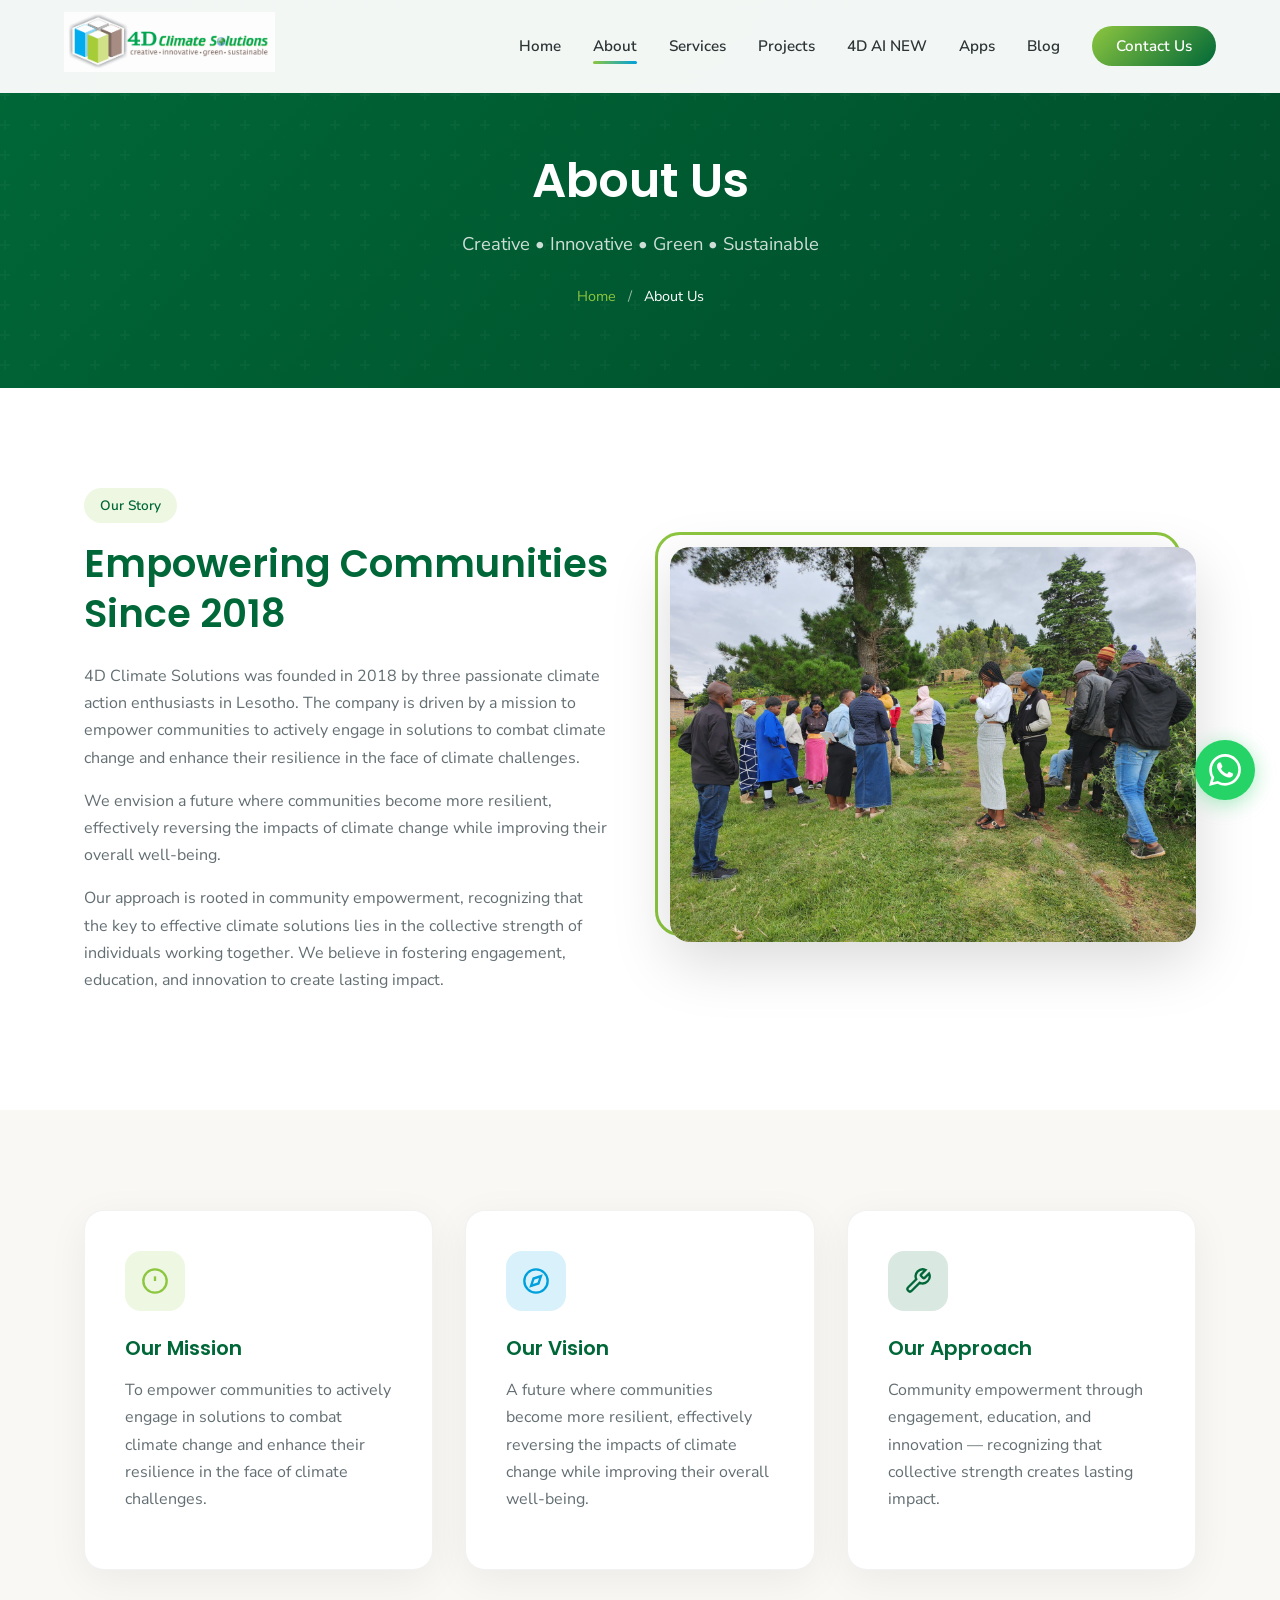
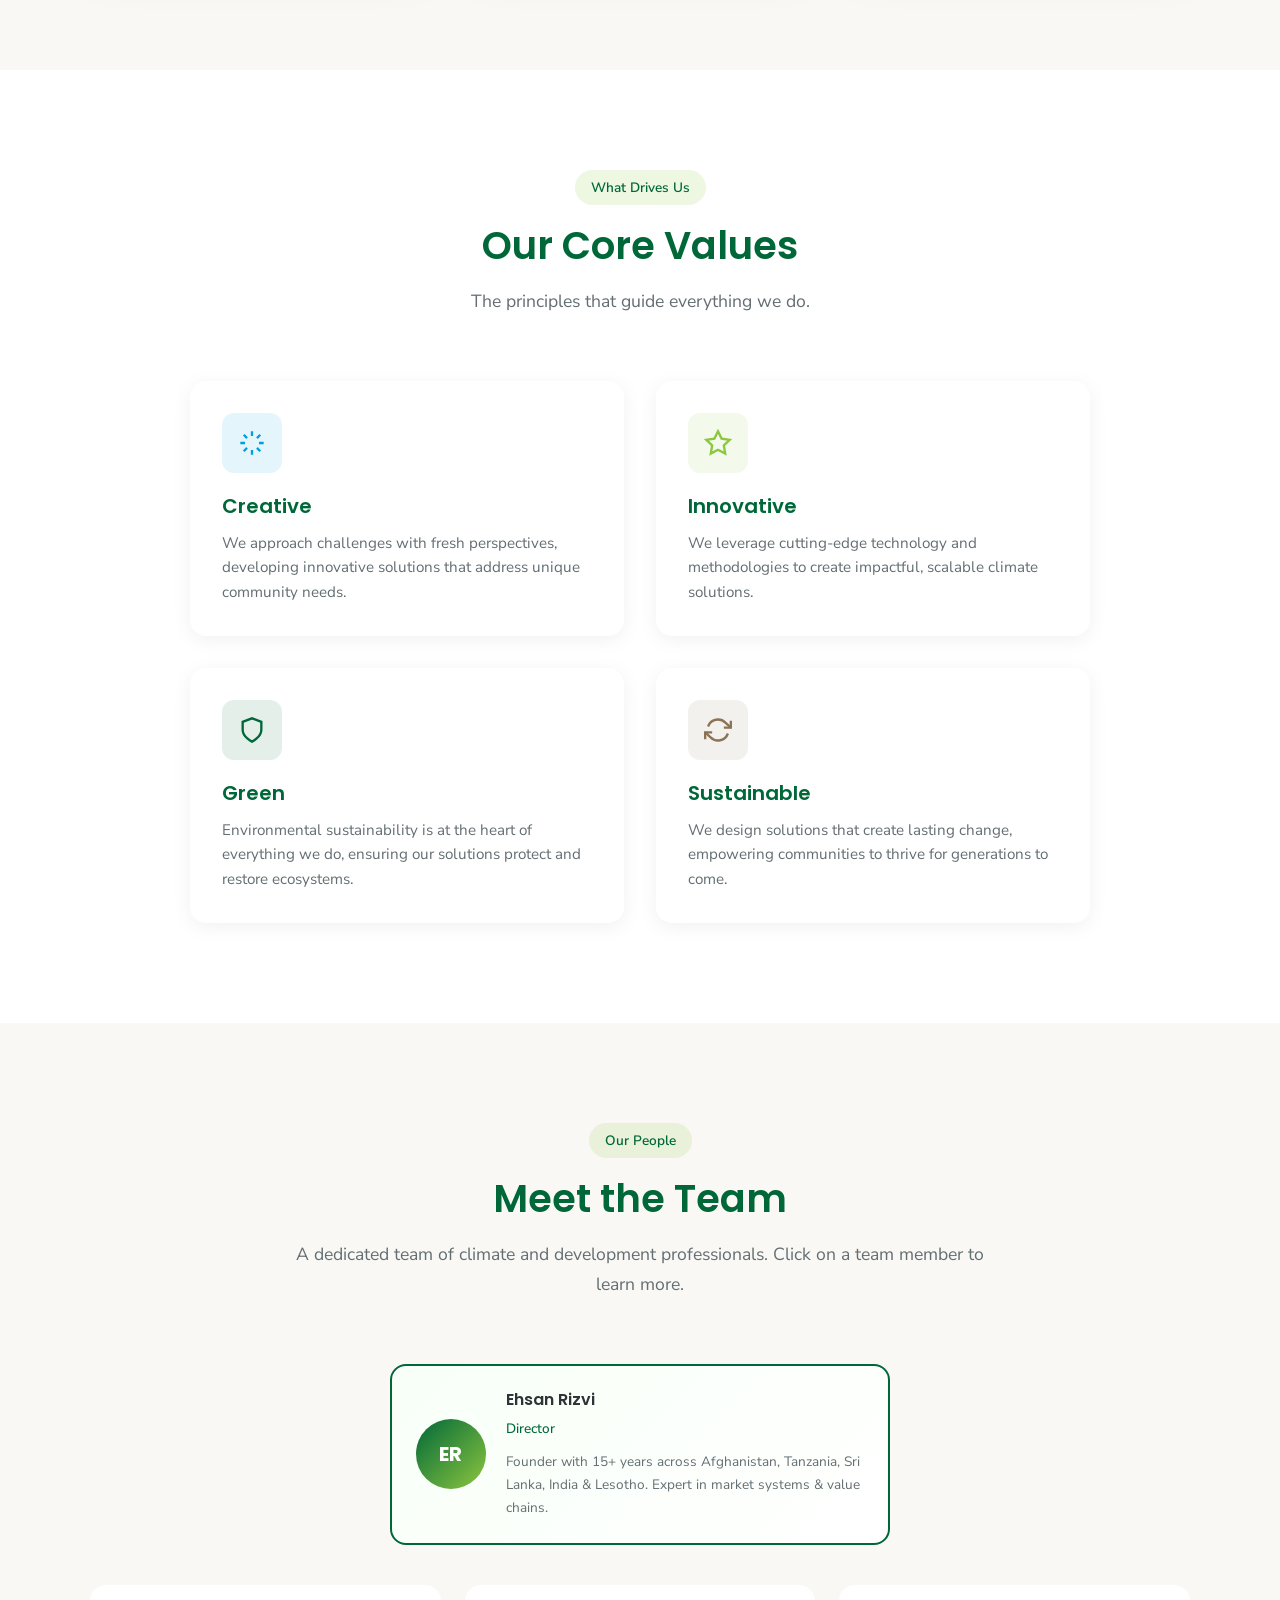
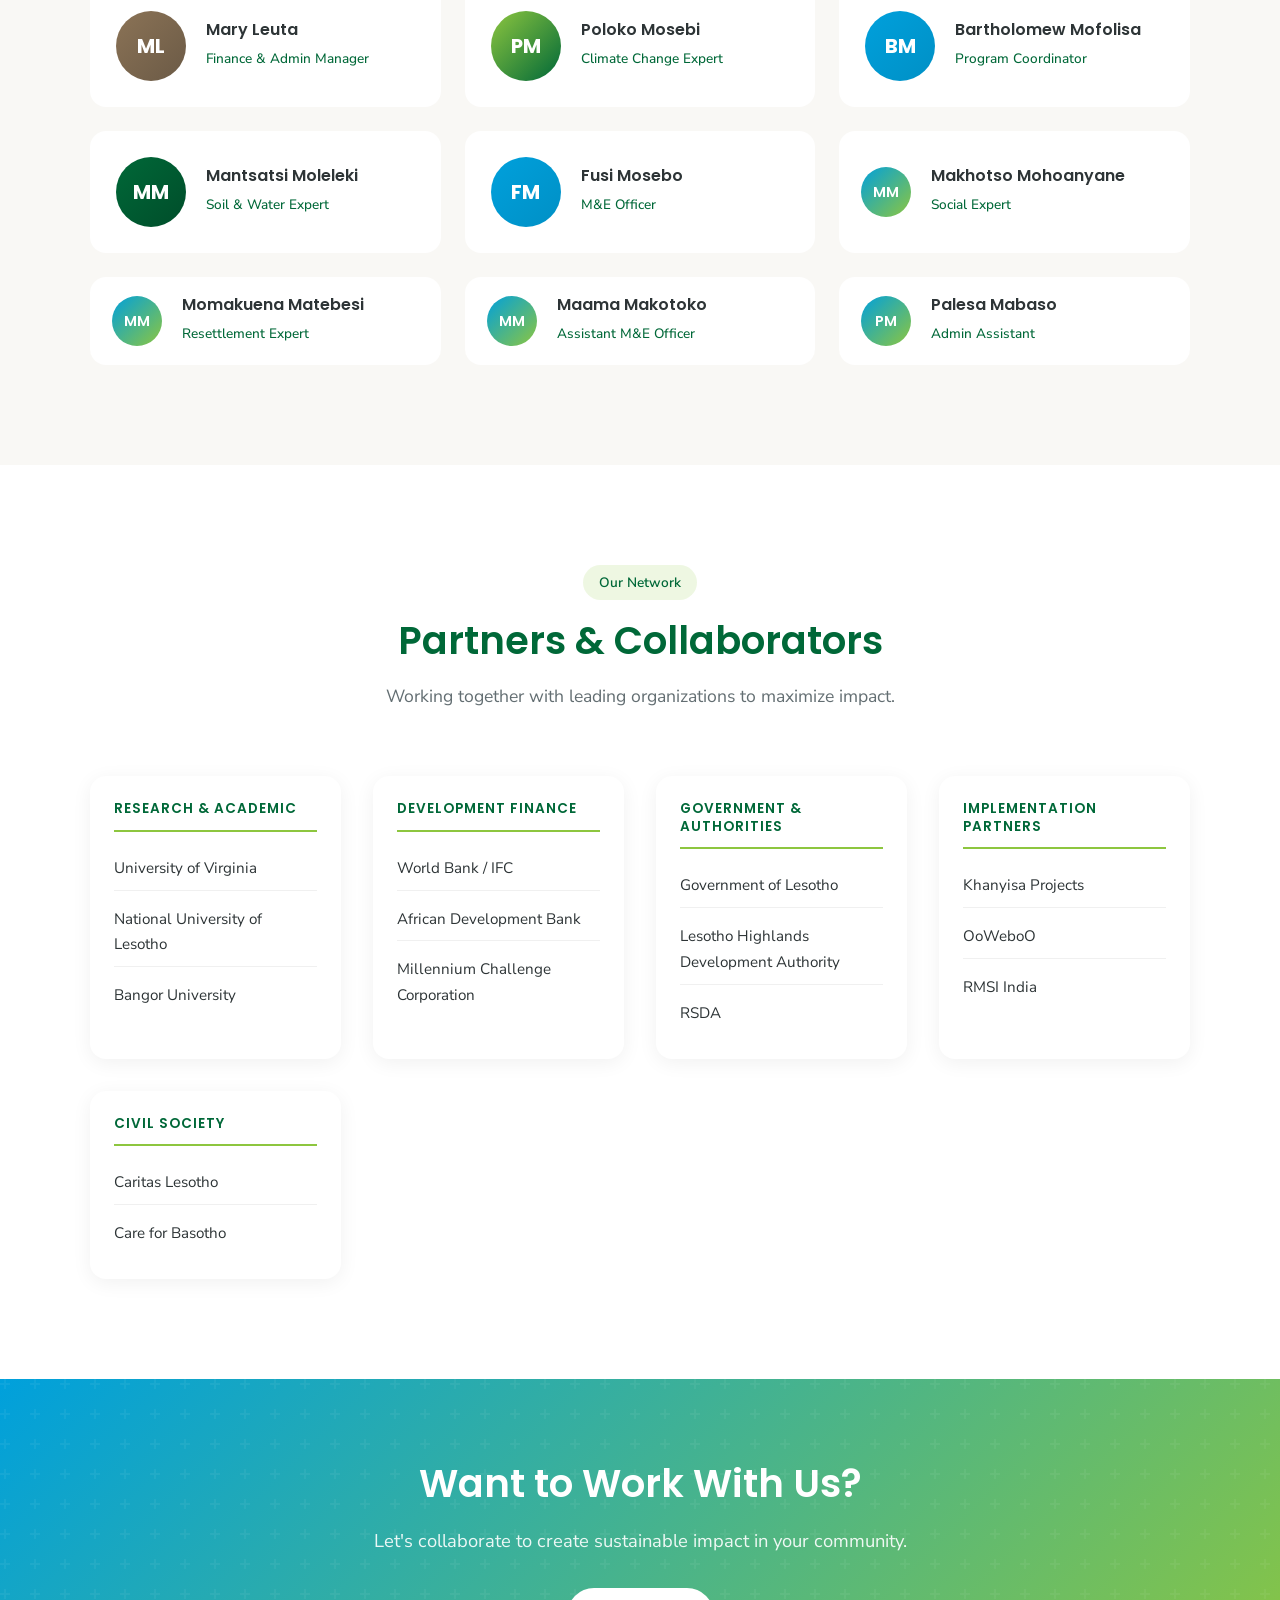
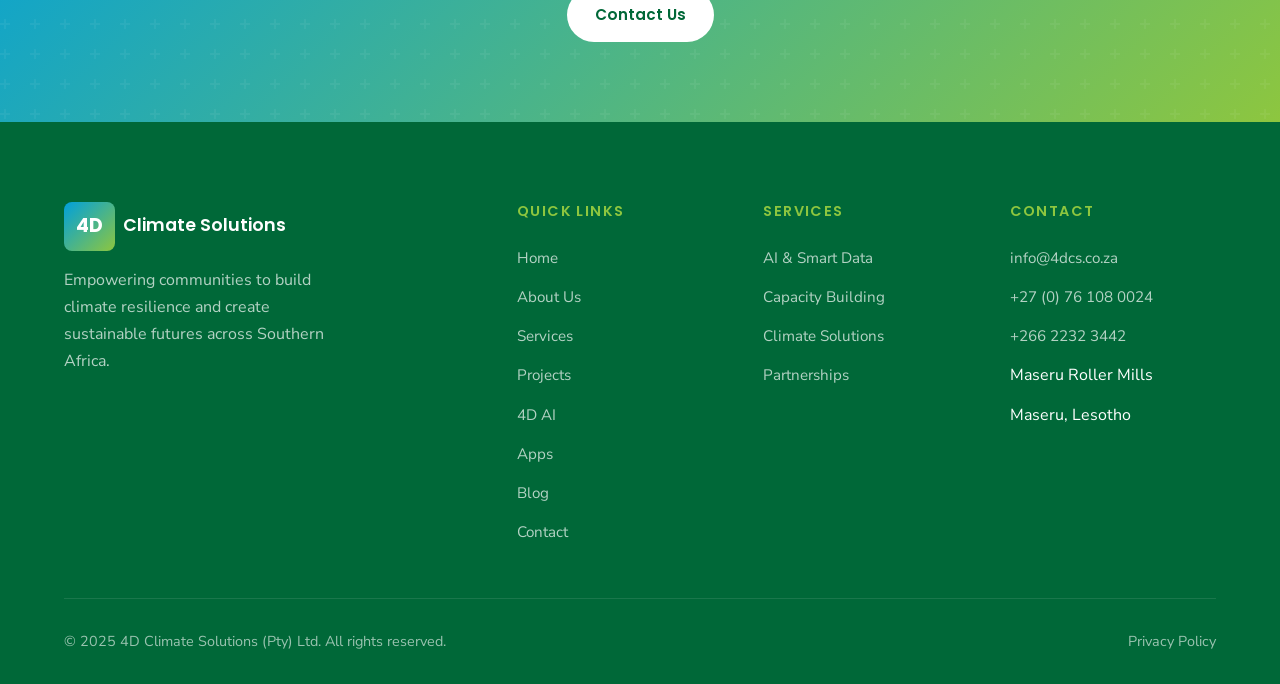
<file: about.html>
<!DOCTYPE html>
<html lang="en">
<head>
    <meta charset="UTF-8">
    <meta name="viewport" content="width=device-width, initial-scale=1.0">
    <title>About Us | 4D Climate Solutions</title>
    <meta name="description" content="Learn about 4D Climate Solutions - founded in 2018 in Lesotho, empowering communities to combat climate change.">
    
    <!-- Favicon -->
    <link rel="icon" type="image/svg+xml" href="favicon.svg">
    <link rel="apple-touch-icon" href="images/logo.jpg">
    
    <!-- Google Analytics -->
    <script async src="https://www.googletagmanager.com/gtag/js?id=G-F7K0NJH8QN"></script>
    <script>
        window.dataLayer = window.dataLayer || [];
        function gtag(){dataLayer.push(arguments);}
        gtag('js', new Date());
        gtag('config', 'G-F7K0NJH8QN');
    </script>
    
    <!-- Open Graph -->
    <meta property="og:type" content="website">
    <meta property="og:url" content="https://4dcs.co.za/about.html">
    <meta property="og:title" content="About Us | 4D Climate Solutions">
    <meta property="og:description" content="Creative • Innovative • Green • Sustainable. Founded in 2018 in Lesotho.">
    <meta property="og:image" content="https://4dcs.co.za/images/og-image.jpg">
    <meta property="og:site_name" content="4D Climate Solutions">
    <meta name="twitter:card" content="summary_large_image">
    <meta name="theme-color" content="#006838">
    
    <link rel="preconnect" href="https://fonts.googleapis.com">
    <link rel="preconnect" href="https://fonts.gstatic.com" crossorigin>
    <link href="https://fonts.googleapis.com/css2?family=Nunito+Sans:wght@400;500;600;700&family=Poppins:wght@500;600;700&display=swap" rel="stylesheet">
    <link rel="stylesheet" href="styles.css">
</head>
<body>
    <!-- Navigation -->
    <nav class="navbar" aria-label="Main navigation">
        <a href="index.html" class="logo">
            <img src="images/logo.jpg" alt="4D Climate Solutions">
        </a>
                <ul class="nav-menu">
            <li><a href="index.html">Home</a></li>
            <li><a href="about.html" class="active">About</a></li>
            <li><a href="services.html">Services</a></li>
            <li><a href="projects.html">Projects</a></li>
            <li><a href="ai.html" class="nav-ai">4D AI <span class="nav-badge">NEW</span></a></li>
            <li><a href="apps.html">Apps</a></li>
            <li><a href="blog.html">Blog</a></li>
            <li><a href="contact.html" class="nav-cta">Contact Us</a></li>
        </ul>
        <div class="mobile-toggle" onclick="toggleMenu()">
            <span></span>
            <span></span>
            <span></span>
        </div>
    </nav>

    <main>
        <!-- Page Header -->
        <header class="page-header">
            <h1>About Us</h1>
            <p>Creative • Innovative • Green • Sustainable</p>
            <div class="breadcrumb">
                <a href="index.html">Home</a>
                <span>/</span>
                About Us
            </div>
        </header>

        <!-- About Content -->
        <section class="section section-light">
            <div class="container">
                <div class="about-grid">
                    <div class="about-content fade-up">
                        <span class="section-tag">Our Story</span>
                        <h2>Empowering Communities Since 2018</h2>
                        <p>4D Climate Solutions was founded in 2018 by three passionate climate action enthusiasts in Lesotho. The company is driven by a mission to empower communities to actively engage in solutions to combat climate change and enhance their resilience in the face of climate challenges.</p>
                        <p>We envision a future where communities become more resilient, effectively reversing the impacts of climate change while improving their overall well-being.</p>
                        <p>Our approach is rooted in community empowerment, recognizing that the key to effective climate solutions lies in the collective strength of individuals working together. We believe in fostering engagement, education, and innovation to create lasting impact.</p>
                    </div>
                    <div class="about-image fade-up">
                        <img src="images/community-meeting.jpg" alt="Community engagement meeting">
                    </div>
                </div>
            </div>
        </section>

        <!-- Mission & Vision -->
        <section class="section section-gray">
            <div class="container">
                <div class="services-grid">
                    <div class="service-card fade-up">
                        <div class="service-icon lime">
                            <svg viewBox="0 0 24 24" fill="none" stroke="currentColor" stroke-width="2"><circle cx="12" cy="12" r="10"/><line x1="12" y1="8" x2="12" y2="12"/><line x1="12" y1="16" x2="12.01" y2="16"/></svg>
                        </div>
                        <h3>Our Mission</h3>
                        <p>To empower communities to actively engage in solutions to combat climate change and enhance their resilience in the face of climate challenges.</p>
                    </div>
                    <div class="service-card fade-up">
                        <div class="service-icon cyan">
                            <svg viewBox="0 0 24 24" fill="none" stroke="currentColor" stroke-width="2"><circle cx="12" cy="12" r="10"/><polygon points="16.24 7.76 14.12 14.12 7.76 16.24 9.88 9.88 16.24 7.76"/></svg>
                        </div>
                        <h3>Our Vision</h3>
                        <p>A future where communities become more resilient, effectively reversing the impacts of climate change while improving their overall well-being.</p>
                    </div>
                    <div class="service-card fade-up">
                        <div class="service-icon forest">
                            <svg viewBox="0 0 24 24" fill="none" stroke="currentColor" stroke-width="2"><path d="M14.7 6.3a1 1 0 0 0 0 1.4l1.6 1.6a1 1 0 0 0 1.4 0l3.77-3.77a6 6 0 0 1-7.94 7.94l-6.91 6.91a2.12 2.12 0 0 1-3-3l6.91-6.91a6 6 0 0 1 7.94-7.94l-3.76 3.76z"/></svg>
                        </div>
                        <h3>Our Approach</h3>
                        <p>Community empowerment through engagement, education, and innovation — recognizing that collective strength creates lasting impact.</p>
                    </div>
                </div>
            </div>
        </section>

        <!-- Values -->
        <section class="section section-light">
            <div class="container">
                <div class="section-header fade-up">
                    <span class="section-tag">What Drives Us</span>
                    <h2>Our Core Values</h2>
                    <p>The principles that guide everything we do.</p>
                </div>
                <div class="values-grid">
                    <div class="value-card fade-up">
                        <div class="value-icon cyan">
                            <svg viewBox="0 0 24 24" fill="none" stroke="currentColor" stroke-width="2"><path d="M12 2v4M12 18v4M4.93 4.93l2.83 2.83M16.24 16.24l2.83 2.83M2 12h4M18 12h4M4.93 19.07l2.83-2.83M16.24 7.76l2.83-2.83"/></svg>
                        </div>
                        <h3>Creative</h3>
                        <p>We approach challenges with fresh perspectives, developing innovative solutions that address unique community needs.</p>
                    </div>
                    <div class="value-card fade-up">
                        <div class="value-icon lime">
                            <svg viewBox="0 0 24 24" fill="none" stroke="currentColor" stroke-width="2"><polygon points="12 2 15.09 8.26 22 9.27 17 14.14 18.18 21.02 12 17.77 5.82 21.02 7 14.14 2 9.27 8.91 8.26 12 2"/></svg>
                        </div>
                        <h3>Innovative</h3>
                        <p>We leverage cutting-edge technology and methodologies to create impactful, scalable climate solutions.</p>
                    </div>
                    <div class="value-card fade-up">
                        <div class="value-icon forest">
                            <svg viewBox="0 0 24 24" fill="none" stroke="currentColor" stroke-width="2"><path d="M12 22s8-4 8-10V5l-8-3-8 3v7c0 6 8 10 8 10z"/></svg>
                        </div>
                        <h3>Green</h3>
                        <p>Environmental sustainability is at the heart of everything we do, ensuring our solutions protect and restore ecosystems.</p>
                    </div>
                    <div class="value-card fade-up">
                        <div class="value-icon brown">
                            <svg viewBox="0 0 24 24" fill="none" stroke="currentColor" stroke-width="2"><polyline points="23 4 23 10 17 10"/><polyline points="1 20 1 14 7 14"/><path d="M3.51 9a9 9 0 0 1 14.85-3.36L23 10M1 14l4.64 4.36A9 9 0 0 0 20.49 15"/></svg>
                        </div>
                        <h3>Sustainable</h3>
                        <p>We design solutions that create lasting change, empowering communities to thrive for generations to come.</p>
                    </div>
                </div>
            </div>
        </section>

        <!-- Team Section -->
        <section class="section section-gray">
            <div class="container">
                <div class="section-header fade-up">
                    <span class="section-tag">Our People</span>
                    <h2>Meet the Team</h2>
                    <p>A dedicated team of climate and development professionals. Click on a team member to learn more.</p>
                </div>
                
                <!-- Team Grid -->
                <div class="team-grid fade-up">
                    <!-- Director -->
                    <div class="team-member team-lead" onclick="openModal('ehsan')">
                        <div class="team-photo">
                            <div class="team-initials director">ER</div>
                        </div>
                        <div class="team-info">
                            <h4>Ehsan Rizvi</h4>
                            <span class="team-role">Director</span>
                            <p class="team-brief">Founder with 15+ years across Afghanistan, Tanzania, Sri Lanka, India & Lesotho. Expert in market systems & value chains.</p>
                        </div>
                    </div>
                    
                    <!-- Senior Team -->
                    <div class="team-member" onclick="openModal('mary')">
                        <div class="team-photo">
                            <div class="team-initials brown">ML</div>
                        </div>
                        <div class="team-info">
                            <h4>Mary Leuta</h4>
                            <span class="team-role">Finance & Admin Manager</span>
                        </div>
                        
                    </div>
                    
                    <div class="team-member" onclick="openModal('poloko')">
                        <div class="team-photo">
                            <div class="team-initials lime">PM</div>
                        </div>
                        <div class="team-info">
                            <h4>Poloko Mosebi</h4>
                            <span class="team-role">Climate Change Expert</span>
                        </div>
                        
                    </div>
                    
                    <div class="team-member" onclick="openModal('barth')">
                        <div class="team-photo">
                            <div class="team-initials cyan">BM</div>
                        </div>
                        <div class="team-info">
                            <h4>Bartholomew Mofolisa</h4>
                            <span class="team-role">Program Coordinator</span>
                        </div>
                        
                    </div>
                    
                    <div class="team-member" onclick="openModal('mantsatsi')">
                        <div class="team-photo">
                            <div class="team-initials forest">MM</div>
                        </div>
                        <div class="team-info">
                            <h4>Mantsatsi Moleleki</h4>
                            <span class="team-role">Soil & Water Expert</span>
                        </div>
                        
                    </div>
                    
                    <div class="team-member" onclick="openModal('fusi')">
                        <div class="team-photo">
                            <div class="team-initials cyan">FM</div>
                        </div>
                        <div class="team-info">
                            <h4>Fusi Mosebo</h4>
                            <span class="team-role">M&E Officer</span>
                        </div>
                        
                    </div>
                    
                    <!-- Support Team -->
                    <div class="team-member team-support" onclick="openModal('makhotso')">
                        <div class="team-photo">
                            <div class="team-initials-sm">MM</div>
                        </div>
                        <div class="team-info">
                            <h4>Makhotso Mohoanyane</h4>
                            <span class="team-role">Social Expert</span>
                        </div>
                    </div>
                    
                    <div class="team-member team-support" onclick="openModal('momakuena')">
                        <div class="team-photo">
                            <div class="team-initials-sm">MM</div>
                        </div>
                        <div class="team-info">
                            <h4>Momakuena Matebesi</h4>
                            <span class="team-role">Resettlement Expert</span>
                        </div>
                    </div>
                    
                    <div class="team-member team-support" onclick="openModal('maama')">
                        <div class="team-photo">
                            <div class="team-initials-sm">MM</div>
                        </div>
                        <div class="team-info">
                            <h4>Maama Makotoko</h4>
                            <span class="team-role">Assistant M&E Officer</span>
                        </div>
                    </div>
                    
                    <div class="team-member team-support" onclick="openModal('palesa')">
                        <div class="team-photo">
                            <div class="team-initials-sm">PM</div>
                        </div>
                        <div class="team-info">
                            <h4>Palesa Mabaso</h4>
                            <span class="team-role">Admin Assistant</span>
                        </div>
                    </div>
                </div>
            </div>
        </section>

        <!-- Team Modal -->
        <div id="team-modal" class="modal">
            <div class="modal-content">
                <span class="modal-close" onclick="closeModal()">&times;</span>
                <div class="modal-body">
                    <div class="modal-avatar" id="modal-avatar">ER</div>
                    <h3 id="modal-name">Name</h3>
                    <span class="modal-role" id="modal-role">Role</span>
                    <p id="modal-bio">Bio goes here...</p>
                    <div class="modal-expertise">
                        <strong>Expertise:</strong>
                        <span id="modal-expertise">Skills</span>
                    </div>
                </div>
            </div>
        </div>

        <!-- Partners -->
        <section class="section section-light">
            <div class="container">
                <div class="section-header fade-up">
                    <span class="section-tag">Our Network</span>
                    <h2>Partners & Collaborators</h2>
                    <p>Working together with leading organizations to maximize impact.</p>
                </div>
                
                <div class="partners-showcase fade-up">
                    <!-- Research & Academic -->
                    <div class="partner-category">
                        <h4>Research & Academic</h4>
                        <div class="partner-list">
                            <a href="https://www.virginia.edu" target="_blank" class="partner-name">University of Virginia</a>
                            <a href="https://www.nul.ls" target="_blank" class="partner-name">National University of Lesotho</a>
                            <a href="https://www.bangor.ac.uk" target="_blank" class="partner-name">Bangor University</a>
                        </div>
                    </div>
                    
                    <!-- Development Finance -->
                    <div class="partner-category">
                        <h4>Development Finance</h4>
                        <div class="partner-list">
                            <a href="https://www.worldbank.org" target="_blank" class="partner-name">World Bank / IFC</a>
                            <a href="https://www.afdb.org" target="_blank" class="partner-name">African Development Bank</a>
                            <a href="https://www.mcc.gov" target="_blank" class="partner-name">Millennium Challenge Corporation</a>
                        </div>
                    </div>
                    
                    <!-- Government & Authorities -->
                    <div class="partner-category">
                        <h4>Government & Authorities</h4>
                        <div class="partner-list">
                            <span class="partner-name">Government of Lesotho</span>
                            <a href="https://www.lhda.org.ls" target="_blank" class="partner-name">Lesotho Highlands Development Authority</a>
                            <span class="partner-name">RSDA</span>
                        </div>
                    </div>
                    
                    <!-- Implementation Partners -->
                    <div class="partner-category">
                        <h4>Implementation Partners</h4>
                        <div class="partner-list">
                            <span class="partner-name">Khanyisa Projects</span>
                            <span class="partner-name">OoWeboO</span>
                            <a href="https://www.rmsi.com" target="_blank" class="partner-name">RMSI India</a>
                        </div>
                    </div>
                    
                    <!-- Civil Society -->
                    <div class="partner-category">
                        <h4>Civil Society</h4>
                        <div class="partner-list">
                            <span class="partner-name">Caritas Lesotho</span>
                            <span class="partner-name">Care for Basotho</span>
                        </div>
                    </div>
                </div>
            </div>
        </section>

        <!-- CTA -->
        <section class="cta-section">
            <div class="cta-content fade-up">
                <h2>Want to Work With Us?</h2>
                <p>Let's collaborate to create sustainable impact in your community.</p>
                <a href="contact.html" class="btn btn-white">Contact Us</a>
            </div>
        </section>
    </main>

    <!-- Footer -->
    <footer class="footer">
        <div class="footer-grid">
            <div class="footer-brand">
                <div class="footer-logo">
                    <span class="footer-logo-icon">4D</span>
                    <span class="footer-logo-text">Climate Solutions</span>
                </div>
                <p>Empowering communities to build climate resilience and create sustainable futures across Southern Africa.</p>
            </div>
            <div class="footer-links">
                <h4>Quick Links</h4>
                <ul>
                    <li><a href="index.html">Home</a></li>
                    <li><a href="about.html">About Us</a></li>
                    <li><a href="services.html">Services</a></li>
                    <li><a href="projects.html">Projects</a></li>
                    <li><a href="ai.html">4D AI</a></li>
                    <li><a href="apps.html">Apps</a></li>
                    <li><a href="blog.html">Blog</a></li>
                    <li><a href="contact.html">Contact</a></li>
                </ul>
            </div>
            <div class="footer-links">
                <h4>Services</h4>
                <ul>
                    <li><a href="services.html">AI & Smart Data</a></li>
                    <li><a href="services.html">Capacity Building</a></li>
                    <li><a href="services.html">Climate Solutions</a></li>
                    <li><a href="services.html">Partnerships</a></li>
                </ul>
            </div>
            <div class="footer-links">
                <h4>Contact</h4>
                <ul>
                    <li><a href="mailto:info@4dcs.co.za">info@4dcs.co.za</a></li>
                    <li><a href="tel:+27761080024">+27 (0) 76 108 0024</a></li>
                    <li><a href="tel:+26622323442">+266 2232 3442</a></li>
                    <li>Maseru Roller Mills</li>
                    
                    <li>Maseru, Lesotho</li>
                </ul>
            </div>
        </div>
        <div class="footer-bottom">
            <span>&copy; 2025 4D Climate Solutions (Pty) Ltd. All rights reserved.</span>
            <a href="privacy.html">Privacy Policy</a>
        </div>
    </footer>

    <button id="back-to-top" aria-label="Back to top">
        <svg viewBox="0 0 24 24" fill="none" stroke="currentColor" stroke-width="2"><polyline points="18 15 12 9 6 15"/></svg>
    </button>    <!-- WhatsApp Floating Button -->
    <a href="https://wa.me/27761080024?text=Hello%204D%20Climate%20Solutions%2C%20I%27d%20like%20to%20inquire%20about%20your%20services." 
       class="whatsapp-float" 
       target="_blank" 
       rel="noopener noreferrer"
       aria-label="Chat on WhatsApp">
        <svg viewBox="0 0 24 24" fill="currentColor">
            <path d="M17.472 14.382c-.297-.149-1.758-.867-2.03-.967-.273-.099-.471-.148-.67.15-.197.297-.767.966-.94 1.164-.173.199-.347.223-.644.075-.297-.15-1.255-.463-2.39-1.475-.883-.788-1.48-1.761-1.653-2.059-.173-.297-.018-.458.13-.606.134-.133.298-.347.446-.52.149-.174.198-.298.298-.497.099-.198.05-.371-.025-.52-.075-.149-.669-1.612-.916-2.207-.242-.579-.487-.5-.669-.51-.173-.008-.371-.01-.57-.01-.198 0-.52.074-.792.372-.272.297-1.04 1.016-1.04 2.479 0 1.462 1.065 2.875 1.213 3.074.149.198 2.096 3.2 5.077 4.487.709.306 1.262.489 1.694.625.712.227 1.36.195 1.871.118.571-.085 1.758-.719 2.006-1.413.248-.694.248-1.289.173-1.413-.074-.124-.272-.198-.57-.347m-5.421 7.403h-.004a9.87 9.87 0 01-5.031-1.378l-.361-.214-3.741.982.998-3.648-.235-.374a9.86 9.86 0 01-1.51-5.26c.001-5.45 4.436-9.884 9.888-9.884 2.64 0 5.122 1.03 6.988 2.898a9.825 9.825 0 012.893 6.994c-.003 5.45-4.437 9.884-9.885 9.884m8.413-18.297A11.815 11.815 0 0012.05 0C5.495 0 .16 5.335.157 11.892c0 2.096.547 4.142 1.588 5.945L.057 24l6.305-1.654a11.882 11.882 0 005.683 1.448h.005c6.554 0 11.89-5.335 11.893-11.893a11.821 11.821 0 00-3.48-8.413z"/>
        </svg
</file>
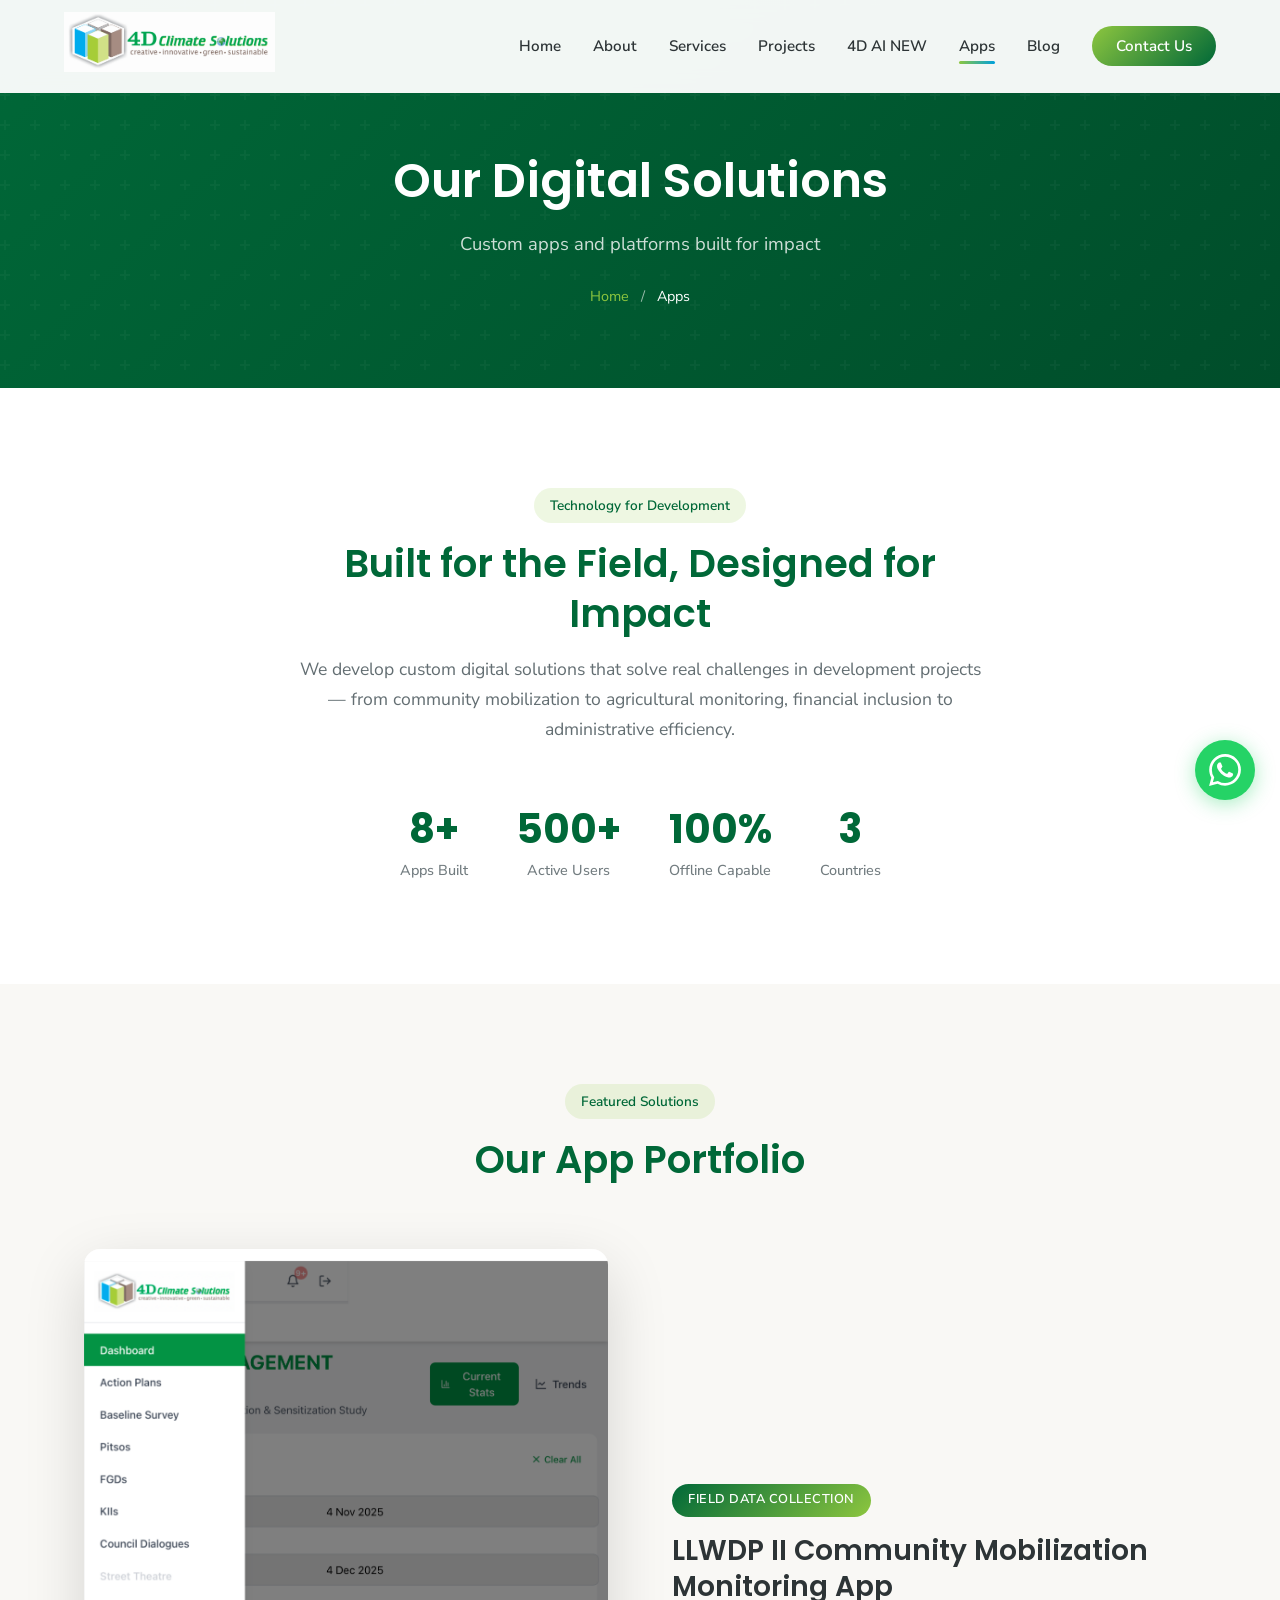
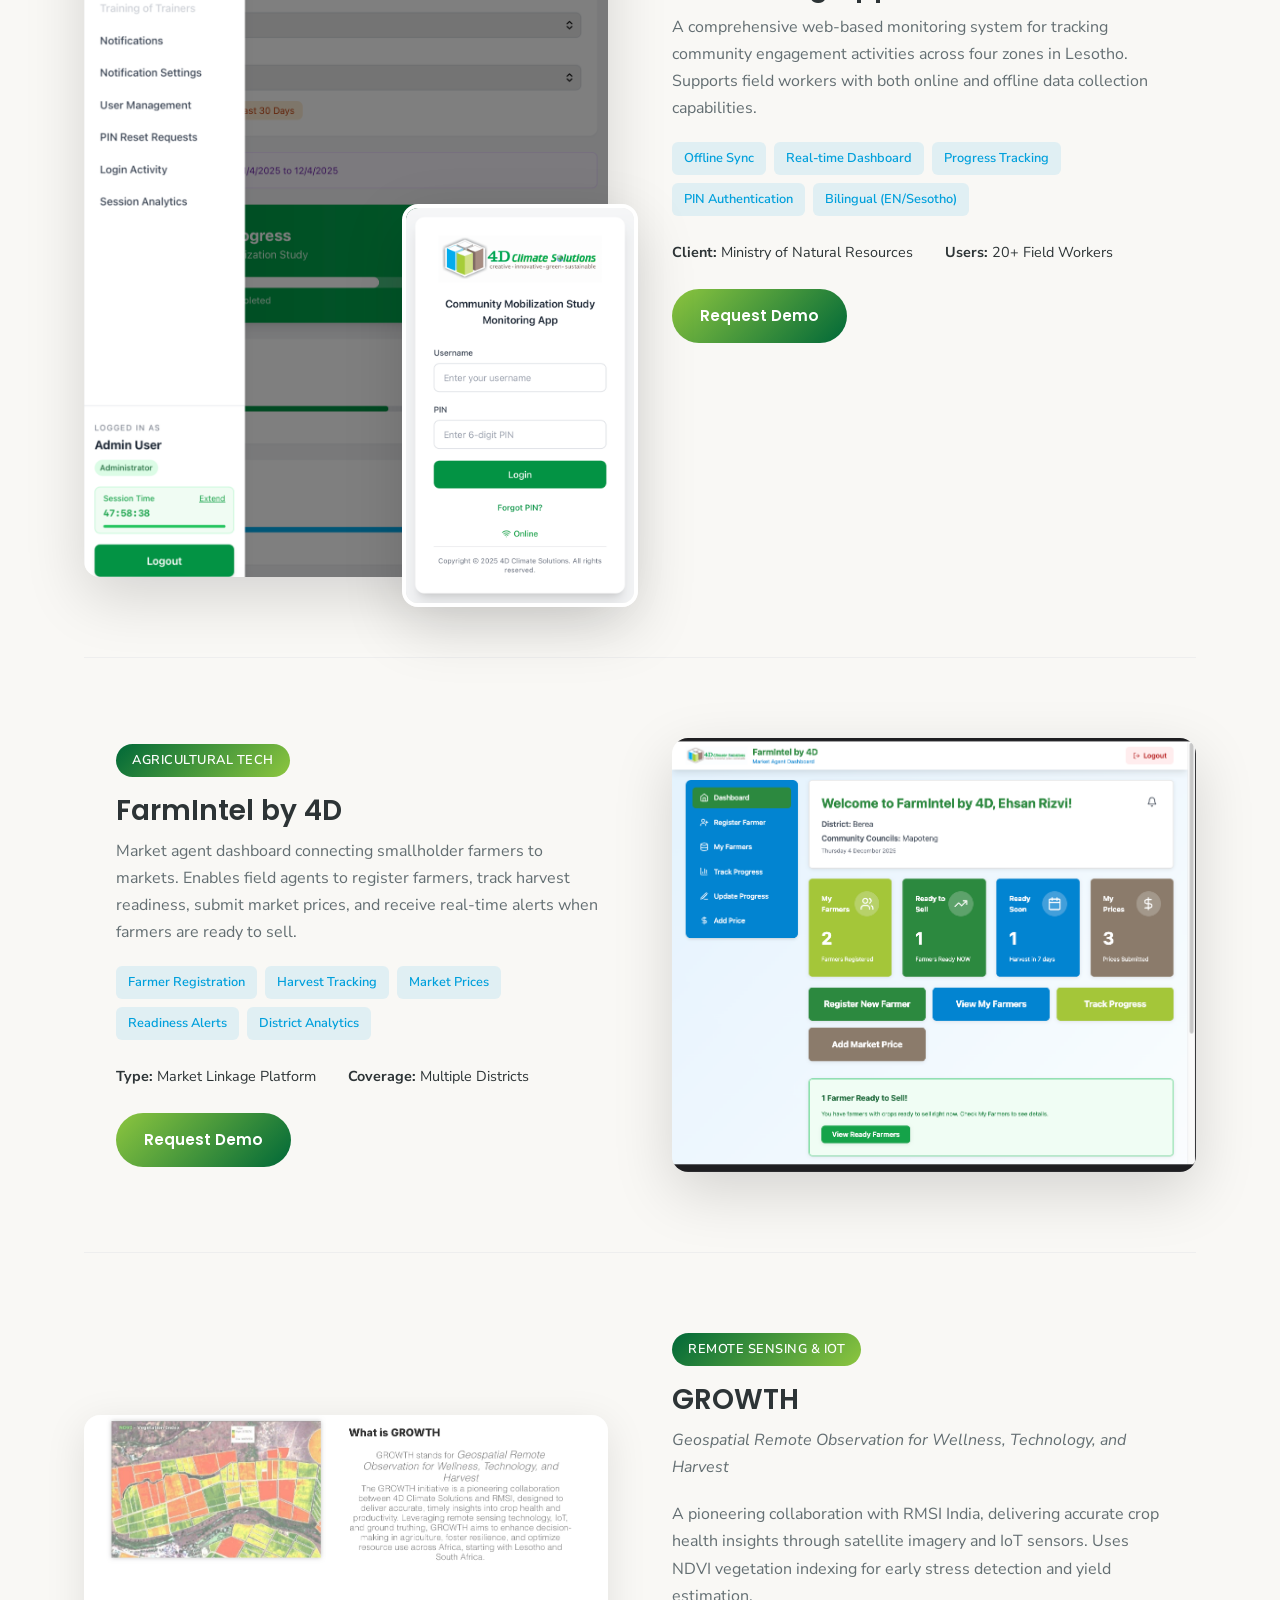
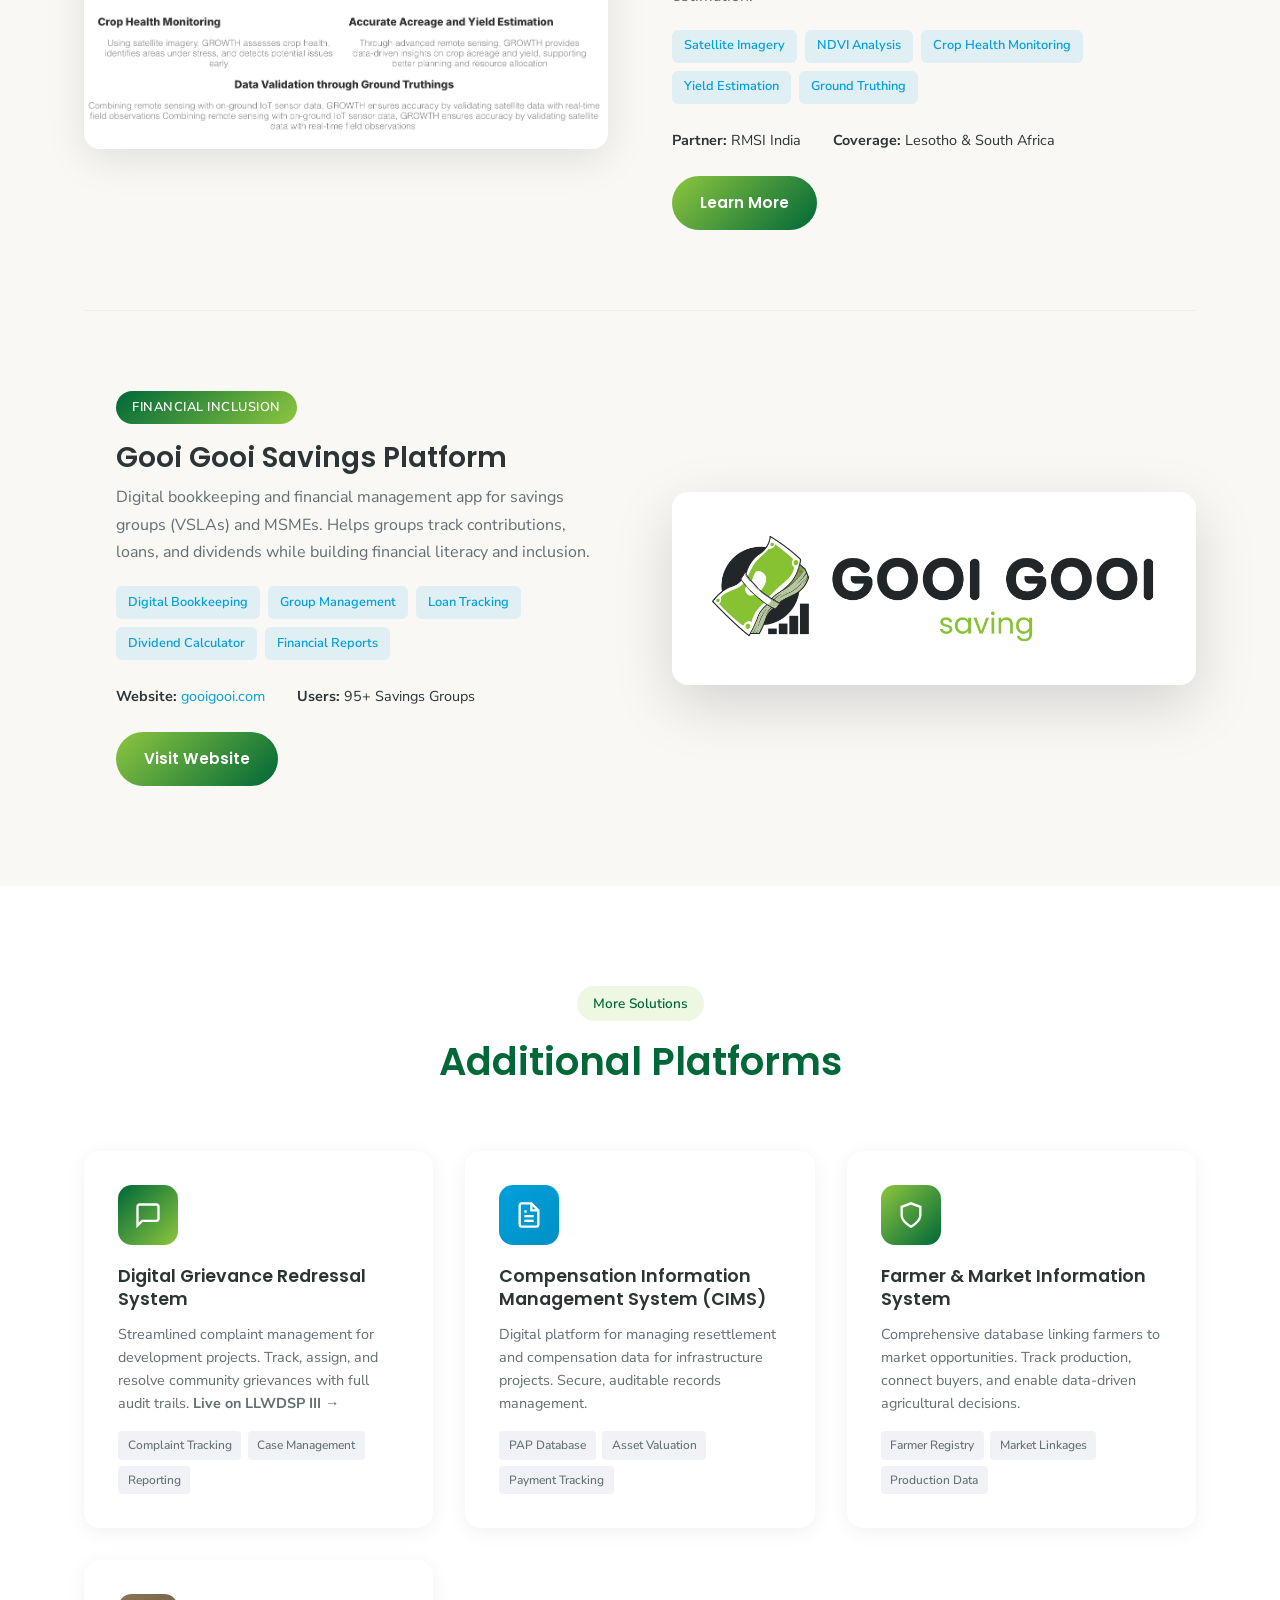
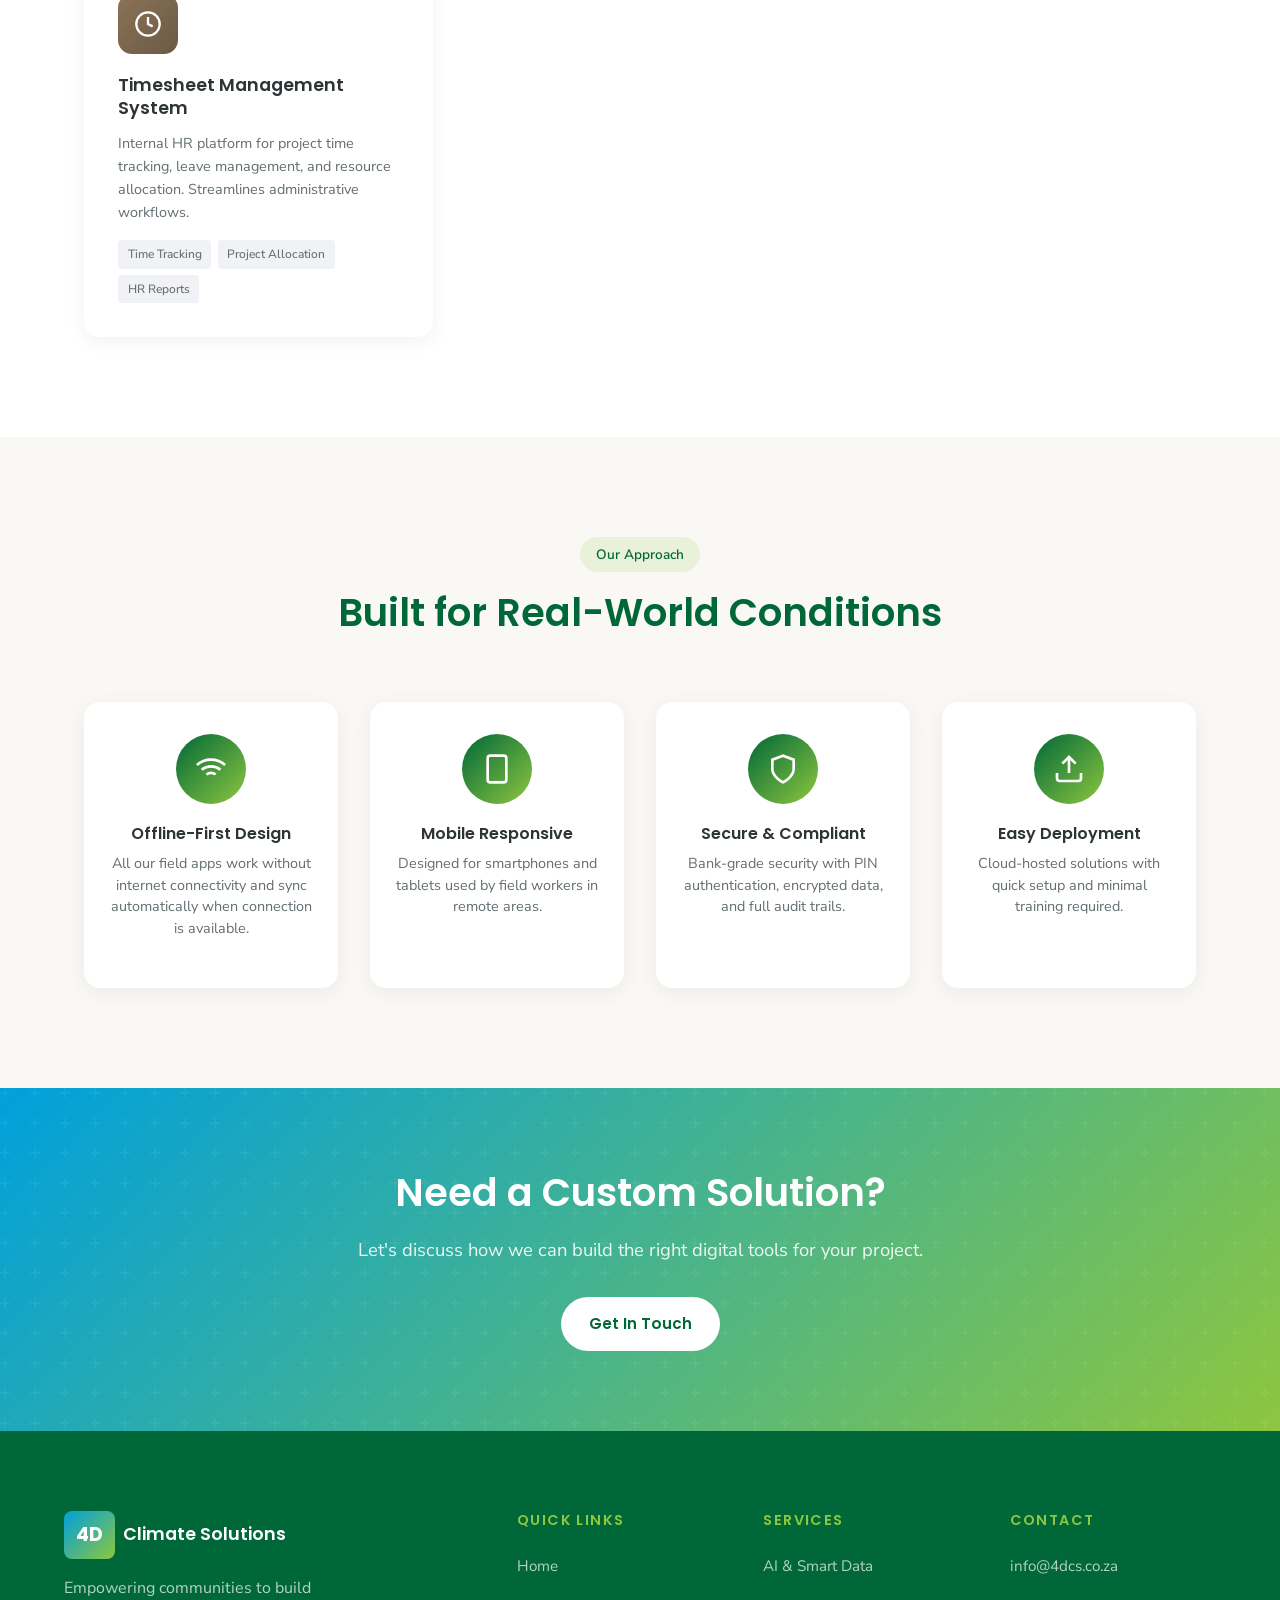
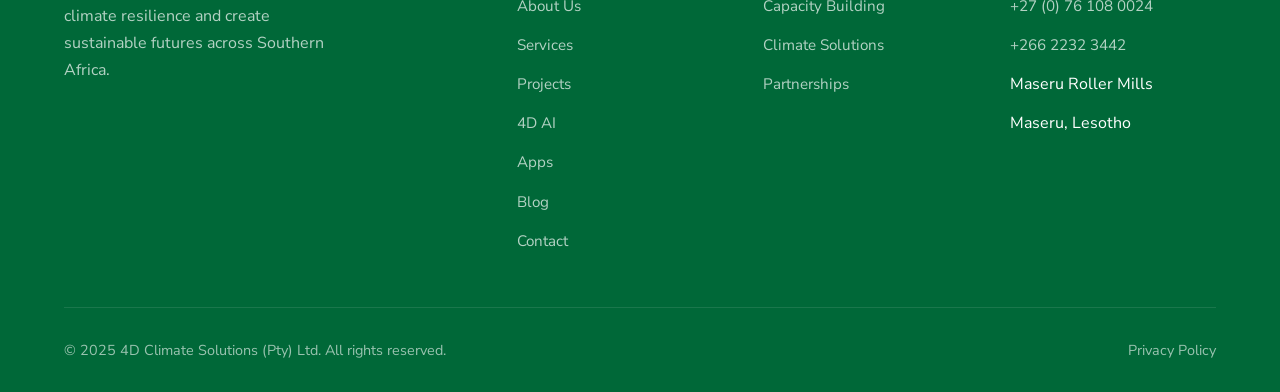
<file: apps.html>
<!DOCTYPE html>
<html lang="en">
<head>
    <meta charset="UTF-8">
    <meta name="viewport" content="width=device-width, initial-scale=1.0">
    <title>Our Apps & Digital Solutions | 4D Climate Solutions</title>
    <meta name="description" content="Custom digital solutions built by 4D Climate Solutions - mobile apps, web platforms, and data management systems for development projects.">
    
    <!-- Favicon -->
    <link rel="icon" type="image/svg+xml" href="favicon.svg">
    <link rel="apple-touch-icon" href="images/logo.jpg">
    
    <!-- Google Analytics -->
    <script async src="https://www.googletagmanager.com/gtag/js?id=G-F7K0NJH8QN"></script>
    <script>
        window.dataLayer = window.dataLayer || [];
        function gtag(){dataLayer.push(arguments);}
        gtag('js', new Date());
        gtag('config', 'G-F7K0NJH8QN');
    </script>
    
    <!-- Open Graph -->
    <meta property="og:type" content="website">
    <meta property="og:url" content="https://4dcs.co.za/apps.html">
    <meta property="og:title" content="Apps & Digital Solutions | 4D Climate Solutions">
    <meta property="og:description" content="Creative • Innovative • Green • Sustainable. Custom digital solutions.">
    <meta property="og:image" content="https://4dcs.co.za/images/og-image.jpg">
    <meta property="og:site_name" content="4D Climate Solutions">
    <meta name="twitter:card" content="summary_large_image">
    <meta name="theme-color" content="#006838">
    
    <link rel="preconnect" href="https://fonts.googleapis.com">
    <link rel="preconnect" href="https://fonts.gstatic.com" crossorigin>
    <link href="https://fonts.googleapis.com/css2?family=Nunito+Sans:wght@400;500;600;700&family=Poppins:wght@500;600;700&display=swap" rel="stylesheet">
    <link rel="stylesheet" href="styles.css">
</head>
<body>
    <!-- Navigation -->
    <nav class="navbar" aria-label="Main navigation">
        <a href="index.html" class="logo">
            <img src="images/logo.jpg" alt="4D Climate Solutions">
        </a>
                <ul class="nav-menu">
            <li><a href="index.html">Home</a></li>
            <li><a href="about.html">About</a></li>
            <li><a href="services.html">Services</a></li>
            <li><a href="projects.html">Projects</a></li>
            <li><a href="ai.html" class="nav-ai">4D AI <span class="nav-badge">NEW</span></a></li>
            <li><a href="apps.html" class="active">Apps</a></li>
            <li><a href="blog.html">Blog</a></li>
            <li><a href="contact.html" class="nav-cta">Contact Us</a></li>
        </ul>
        <div class="mobile-toggle" onclick="toggleMenu()">
            <span></span>
            <span></span>
            <span></span>
        </div>
    </nav>

    <main>
        <!-- Page Header -->
        <header class="page-header page-header-apps">
            <h1>Our Digital Solutions</h1>
            <p>Custom apps and platforms built for impact</p>
            <div class="breadcrumb">
                <a href="index.html">Home</a>
                <span>/</span>
                Apps
            </div>
        </header>

        <!-- Apps Intro -->
        <section class="section section-light">
            <div class="container">
                <div class="section-header fade-up">
                    <span class="section-tag">Technology for Development</span>
                    <h2>Built for the Field, Designed for Impact</h2>
                    <p>We develop custom digital solutions that solve real challenges in development projects — from community mobilization to agricultural monitoring, financial inclusion to administrative efficiency.</p>
                </div>
                
                <!-- Stats -->
                <div class="apps-stats fade-up">
                    <div class="app-stat">
                        <span class="stat-number">8+</span>
                        <span class="stat-label">Apps Built</span>
                    </div>
                    <div class="app-stat">
                        <span class="stat-number">500+</span>
                        <span class="stat-label">Active Users</span>
                    </div>
                    <div class="app-stat">
                        <span class="stat-number">100%</span>
                        <span class="stat-label">Offline Capable</span>
                    </div>
                    <div class="app-stat">
                        <span class="stat-number">3</span>
                        <span class="stat-label">Countries</span>
                    </div>
                </div>
            </div>
        </section>

        <!-- Featured Apps -->
        <section class="section section-gray">
            <div class="container">
                <div class="section-header fade-up">
                    <span class="section-tag">Featured Solutions</span>
                    <h2>Our App Portfolio</h2>
                </div>
                
                <!-- App 1: LLWDP II Monitoring -->
                <div class="app-showcase fade-up">
                    <div class="app-images">
                        <div class="app-screenshot main">
                            <img src="images/app-llwdp-dashboard.jpg" alt="LLWDP II Monitoring Dashboard">
                        </div>
                        <div class="app-screenshot secondary">
                            <img src="images/app-llwdp-login.jpg" alt="LLWDP II Login Screen">
                        </div>
                    </div>
                    <div class="app-details">
                        <span class="app-category">Field Data Collection</span>
                        <h3>LLWDP II Community Mobilization Monitoring App</h3>
                        <p>A comprehensive web-based monitoring system for tracking community engagement activities across four zones in Lesotho. Supports field workers with both online and offline data collection capabilities.</p>
                        <div class="app-features">
                            <span class="feature-tag">Offline Sync</span>
                            <span class="feature-tag">Real-time Dashboard</span>
                            <span class="feature-tag">Progress Tracking</span>
                            <span class="feature-tag">PIN Authentication</span>
                            <span class="feature-tag">Bilingual (EN/Sesotho)</span>
                        </div>
                        <div class="app-meta">
                            <div class="app-meta-item">
                                <strong>Client:</strong> Ministry of Natural Resources
                            </div>
                            <div class="app-meta-item">
                                <strong>Users:</strong> 20+ Field Workers
                            </div>
                        </div>
                        <a href="contact.html" class="btn btn-primary">Request Demo</a>
                    </div>
                </div>
                
                <!-- App 2: FarmIntel -->
                <div class="app-showcase app-showcase-reverse fade-up">
                    <div class="app-images">
                        <div class="app-screenshot main">
                            <img src="images/app-farmintel.jpg" alt="FarmIntel Dashboard">
                        </div>
                    </div>
                    <div class="app-details">
                        <span class="app-category">Agricultural Tech</span>
                        <h3>FarmIntel by 4D</h3>
                        <p>Market agent dashboard connecting smallholder farmers to markets. Enables field agents to register farmers, track harvest readiness, submit market prices, and receive real-time alerts when farmers are ready to sell.</p>
                        <div class="app-features">
                            <span class="feature-tag">Farmer Registration</span>
                            <span class="feature-tag">Harvest Tracking</span>
                            <span class="feature-tag">Market Prices</span>
                            <span class="feature-tag">Readiness Alerts</span>
                            <span class="feature-tag">District Analytics</span>
                        </div>
                        <div class="app-meta">
                            <div class="app-meta-item">
                                <strong>Type:</strong> Market Linkage Platform
                            </div>
                            <div class="app-meta-item">
                                <strong>Coverage:</strong> Multiple Districts
                            </div>
                        </div>
                        <a href="contact.html" class="btn btn-primary">Request Demo</a>
                    </div>
                </div>
                
                <!-- App 3: GROWTH -->
                <div class="app-showcase fade-up">
                    <div class="app-images">
                        <div class="app-screenshot main growth-screenshot">
                            <img src="images/app-growth.jpg" alt="GROWTH NDVI Satellite Imagery">
                        </div>
                    </div>
                    <div class="app-details">
                        <span class="app-category">Remote Sensing & IoT</span>
                        <h3>GROWTH</h3>
                        <p class="app-acronym"><em>Geospatial Remote Observation for Wellness, Technology, and Harvest</em></p>
                        <p>A pioneering collaboration with RMSI India, delivering accurate crop health insights through satellite imagery and IoT sensors. Uses NDVI vegetation indexing for early stress detection and yield estimation.</p>
                        <div class="app-features">
                            <span class="feature-tag">Satellite Imagery</span>
                            <span class="feature-tag">NDVI Analysis</span>
                            <span class="feature-tag">Crop Health Monitoring</span>
                            <span class="feature-tag">Yield Estimation</span>
                            <span class="feature-tag">Ground Truthing</span>
                        </div>
                        <div class="app-meta">
                            <div class="app-meta-item">
                                <strong>Partner:</strong> RMSI India
                            </div>
                            <div class="app-meta-item">
                                <strong>Coverage:</strong> Lesotho & South Africa
                            </div>
                        </div>
                        <a href="contact.html" class="btn btn-primary">Learn More</a>
                    </div>
                </div>
                
                <!-- App 4: Gooi Gooi -->
                <div class="app-showcase app-showcase-reverse fade-up">
                    <div class="app-images">
                        <div class="app-screenshot main gooi-logo-container">
                            <img src="images/gooi-gooi-logo.png" alt="Gooi Gooi Savings Platform Logo">
                        </div>
                    </div>
                    <div class="app-details">
                        <span class="app-category">Financial Inclusion</span>
                        <h3>Gooi Gooi Savings Platform</h3>
                        <p>Digital bookkeeping and financial management app for savings groups (VSLAs) and MSMEs. Helps groups track contributions, loans, and dividends while building financial literacy and inclusion.</p>
                        <div class="app-features">
                            <span class="feature-tag">Digital Bookkeeping</span>
                            <span class="feature-tag">Group Management</span>
                            <span class="feature-tag">Loan Tracking</span>
                            <span class="feature-tag">Dividend Calculator</span>
                            <span class="feature-tag">Financial Reports</span>
                        </div>
                        <div class="app-meta">
                            <div class="app-meta-item">
                                <strong>Website:</strong> <a href="https://gooigooi.com" target="_blank">gooigooi.com</a>
                            </div>
                            <div class="app-meta-item">
                                <strong>Users:</strong> 95+ Savings Groups
                            </div>
                        </div>
                        <a href="https://gooigooi.com" target="_blank" class="btn btn-primary">Visit Website</a>
                    </div>
                </div>
            </div>
        </section>

        <!-- More Apps Grid -->
        <section class="section section-light">
            <div class="container">
                <div class="section-header fade-up">
                    <span class="section-tag">More Solutions</span>
                    <h2>Additional Platforms</h2>
                </div>
                
                <div class="apps-grid fade-up">
                    <!-- Grievance Redressal -->
                    <a href="https://llwdsp.4dcs.co.za" class="app-card" style="text-decoration:none; color:inherit; display:block;">
                        <div class="app-card-icon forest">
                            <svg viewBox="0 0 24 24" fill="none" stroke="currentColor" stroke-width="2"><path d="M21 15a2 2 0 0 1-2 2H7l-4 4V5a2 2 0 0 1 2-2h14a2 2 0 0 1 2 2z"/></svg>
                        </div>
                        <h4>Digital Grievance Redressal System</h4>
                        <p>Streamlined complaint management for development projects. Track, assign, and resolve community grievances with full audit trails. <strong>Live on LLWDSP III →</strong></p>
                        <div class="app-card-tags">
                            <span>Complaint Tracking</span>
                            <span>Case Management</span>
                            <span>Reporting</span>
                        </div>
                    </a>
                    
                    <!-- CIMS -->
                    <div class="app-card">
                        <div class="app-card-icon cyan">
                            <svg viewBox="0 0 24 24" fill="none" stroke="currentColor" stroke-width="2"><path d="M14 2H6a2 2 0 0 0-2 2v16a2 2 0 0 0 2 2h12a2 2 0 0 0 2-2V8z"/><polyline points="14 2 14 8 20 8"/><line x1="16" y1="13" x2="8" y2="13"/><line x1="16" y1="17" x2="8" y2="17"/><polyline points="10 9 9 9 8 9"/></svg>
                        </div>
                        <h4>Compensation Information Management System (CIMS)</h4>
                        <p>Digital platform for managing resettlement and compensation data for infrastructure projects. Secure, auditable records management.</p>
                        <div class="app-card-tags">
                            <span>PAP Database</span>
                            <span>Asset Valuation</span>
                            <span>Payment Tracking</span>
                        </div>
                    </div>
                    
                    <!-- Farmer & Market Info -->
                    <div class="app-card">
                        <div class="app-card-icon lime">
                            <svg viewBox="0 0 24 24" fill="none" stroke="currentColor" stroke-width="2"><path d="M12 22s8-4 8-10V5l-8-3-8 3v7c0 6 8 10 8 10z"/></svg>
                        </div>
                        <h4>Farmer & Market Information System</h4>
                        <p>Comprehensive database linking farmers to market opportunities. Track production, connect buyers, and enable data-driven agricultural decisions.</p>
                        <div class="app-card-tags">
                            <span>Farmer Registry</span>
                            <span>Market Linkages</span>
                            <span>Production Data</span>
                        </div>
                    </div>
                    
                    <!-- Timesheet -->
                    <div class="app-card">
                        <div class="app-card-icon brown">
                            <svg viewBox="0 0 24 24" fill="none" stroke="currentColor" stroke-width="2"><circle cx="12" cy="12" r="10"/><polyline points="12 6 12 12 16 14"/></svg>
                        </div>
                        <h4>Timesheet Management System</h4>
                        <p>Internal HR platform for project time tracking, leave management, and resource allocation. Streamlines administrative workflows.</p>
                        <div class="app-card-tags">
                            <span>Time Tracking</span>
                            <span>Project Allocation</span>
                            <span>HR Reports</span>
                        </div>
                    </div>
                </div>
            </div>
        </section>

        <!-- Technology Stack -->
        <section class="section section-gray">
            <div class="container">
                <div class="section-header fade-up">
                    <span class="section-tag">Our Approach</span>
                    <h2>Built for Real-World Conditions</h2>
                </div>
                
                <div class="tech-features fade-up">
                    <div class="tech-feature">
                        <div class="tech-icon">
                            <svg viewBox="0 0 24 24" fill="none" stroke="currentColor" stroke-width="2"><path d="M5 12.55a11 11 0 0 1 14.08 0"/><path d="M1.42 9a16 16 0 0 1 21.16 0"/><path d="M8.53 16.11a6 6 0 0 1 6.95 0"/><line x1="12" y1="20" x2="12.01" y2="20"/></svg>
                        </div>
                        <h4>Offline-First Design</h4>
                        <p>All our field apps work without internet connectivity and sync automatically when connection is available.</p>
                    </div>
                    <div class="tech-feature">
                        <div class="tech-icon">
                            <svg viewBox="0 0 24 24" fill="none" stroke="currentColor" stroke-width="2"><rect x="5" y="2" width="14" height="20" rx="2" ry="2"/><line x1="12" y1="18" x2="12.01" y2="18"/></svg>
                        </div>
                        <h4>Mobile Responsive</h4>
                        <p>Designed for smartphones and tablets used by field workers in remote areas.</p>
                    </div>
                    <div class="tech-feature">
                        <div class="tech-icon">
                            <svg viewBox="0 0 24 24" fill="none" stroke="currentColor" stroke-width="2"><path d="M12 22s8-4 8-10V5l-8-3-8 3v7c0 6 8 10 8 10z"/></svg>
                        </div>
                        <h4>Secure & Compliant</h4>
                        <p>Bank-grade security with PIN authentication, encrypted data, and full audit trails.</p>
                    </div>
                    <div class="tech-feature">
                        <div class="tech-icon">
                            <svg viewBox="0 0 24 24" fill="none" stroke="currentColor" stroke-width="2"><path d="M21 15v4a2 2 0 0 1-2 2H5a2 2 0 0 1-2-2v-4"/><polyline points="17 8 12 3 7 8"/><line x1="12" y1="3" x2="12" y2="15"/></svg>
                        </div>
                        <h4>Easy Deployment</h4>
                        <p>Cloud-hosted solutions with quick setup and minimal training required.</p>
                    </div>
                </div>
            </div>
        </section>

        <!-- CTA -->
        <section class="cta-section">
            <div class="cta-content fade-up">
                <h2>Need a Custom Solution?</h2>
                <p>Let's discuss how we can build the right digital tools for your project.</p>
                <a href="contact.html" class="btn btn-white">Get In Touch</a>
            </div>
        </section>
    </main>

    <!-- Footer -->
    <footer class="footer">
        <div class="footer-grid">
            <div class="footer-brand">
                <div class="footer-logo">
                    <span class="footer-logo-icon">4D</span>
                    <span class="footer-logo-text">Climate Solutions</span>
                </div>
                <p>Empowering communities to build climate resilience and create sustainable futures across Southern Africa.</p>
            </div>
            <div class="footer-links">
                <h4>Quick Links</h4>
                <ul>
                    <li><a href="index.html">Home</a></li>
                    <li><a href="about.html">About Us</a></li>
                    <li><a href="services.html">Services</a></li>
                    <li><a href="projects.html">Projects</a></li>
                    <li><a href="ai.html">4D AI</a></li>
                    <li><a href="apps.html">Apps</a></li>
                    <li><a href="blog.html">Blog</a></li>
                    <li><a href="contact.html">Contact</a></li>
                </ul>
            </div>
            <div class="footer-links">
                <h4>Services</h4>
                <ul>
                    <li><a href="services.html">AI & Smart Data</a></li>
                    <li><a href="services.html">Capacity Building</a></li>
                    <li><a href="services.html">Climate Solutions</a></li>
                    <li><a href="services.html">Partnerships</a></li>
                </ul>
            </div>
            <div class="footer-links">
                <h4>Contact</h4>
                <ul>
                    <li><a href="mailto:info@4dcs.co.za">info@4dcs.co.za</a></li>
                    <li><a href="tel:+27761080024">+27 (0) 76 108 0024</a></li>
                    <li><a href="tel:+26622323442">+266 2232 3442</a></li>
                    <li>Maseru Roller Mills</li>
                    <li>Maseru, Lesotho</li>
                </ul>
            </div>
        </div>
        <div class="footer-bottom">
            <span>&copy; 2025 4D Climate Solutions (Pty) Ltd. All rights reserved.</span>
            <a href="privacy.html">Privacy Policy</a>
        </div>
    </footer>

    <!-- Back to Top Button -->
    <button id="back-to-top" aria-label="Back to top">
        <svg viewBox="0 0 24 24" fill="none" stroke="currentColor" stroke-width="2"><polyline points="18 15 12 9 6 15"/></svg>
    </button>    <!-- WhatsApp Floating Button -->
    <a href="https://wa.me/27761080024?text=Hello%204D%20Climate%20Solutions%2C%20I%27d%20like%20to%20inquire%20about%20your%20services." 
       class="whatsapp-float" 
       target="_blank" 
       rel="noopener noreferrer"
       aria-label="Chat on WhatsApp">
        <svg viewBox="0 0 24 24" fill="currentColor">
            <path d="M17.472 14.382c-.297-.149-1.758-.867-2.03-.967-.273-.099-.471-.148-.67.15-.197.297-.767.966-.94 1.164-.173.199-.347.223-.644.075-.297-.15-1.255-.463-2.39-1.475-.883-.788-1.48-1.761-1.653-2.059-.173-.297-.018-.458.13-.606.134-.133.298-.347.446-.52.149-.174.198-.298.298-.497.099-.198.05-.371-.025-.52-.075-.149-.669-1.612-.916-2.207-.242-.579-.487-.5-.669-.51-.173-.008-.371-.01-.57-.01-.198 0-.52.074-.792.372-.272.297-1.04 1.016-1.04 2.479 0 1.462 1.065 2.875 1.213 3.074.149.198 2.096 3.2 5.077 4.487.709.306 1.262.489 1.694.625.712.227 1.36.195 1.871.118.571-.085 1.758-.719 2.006-1.413.248-.694.248-1.289.173-1.413-.074-.124-.272-.198-.57-.347m-5.421 7.403h-.004a9.87 9.87 0 01-5.031-1.378l-.361-.214-3.741.982.998-3.648-.235-.374a9.86 9.86 0 01-1.51-5.26c.001-5.45 4.436-9.884 9.888-9.884 2.64 0 5.122 1.03 6.988 2.898a9.825 9.825 0 012.893 6.994c-.003 5.45-4.437 9.884-9.885 9.884m8.413-18.297A11.815 11.815 0 0012.05 0C5.495 0 .16 5.335.157 11.892c0 2.096.547 4.142 1.588 5.945L.057 24l6.305-1.654a11.882 11.882 0 005.683 1.448h.005c6.554 0 11.89-5.335 11.893-11.893a11.821 11.821 0 00-3.48-8.413z"/>
        </svg
</file>
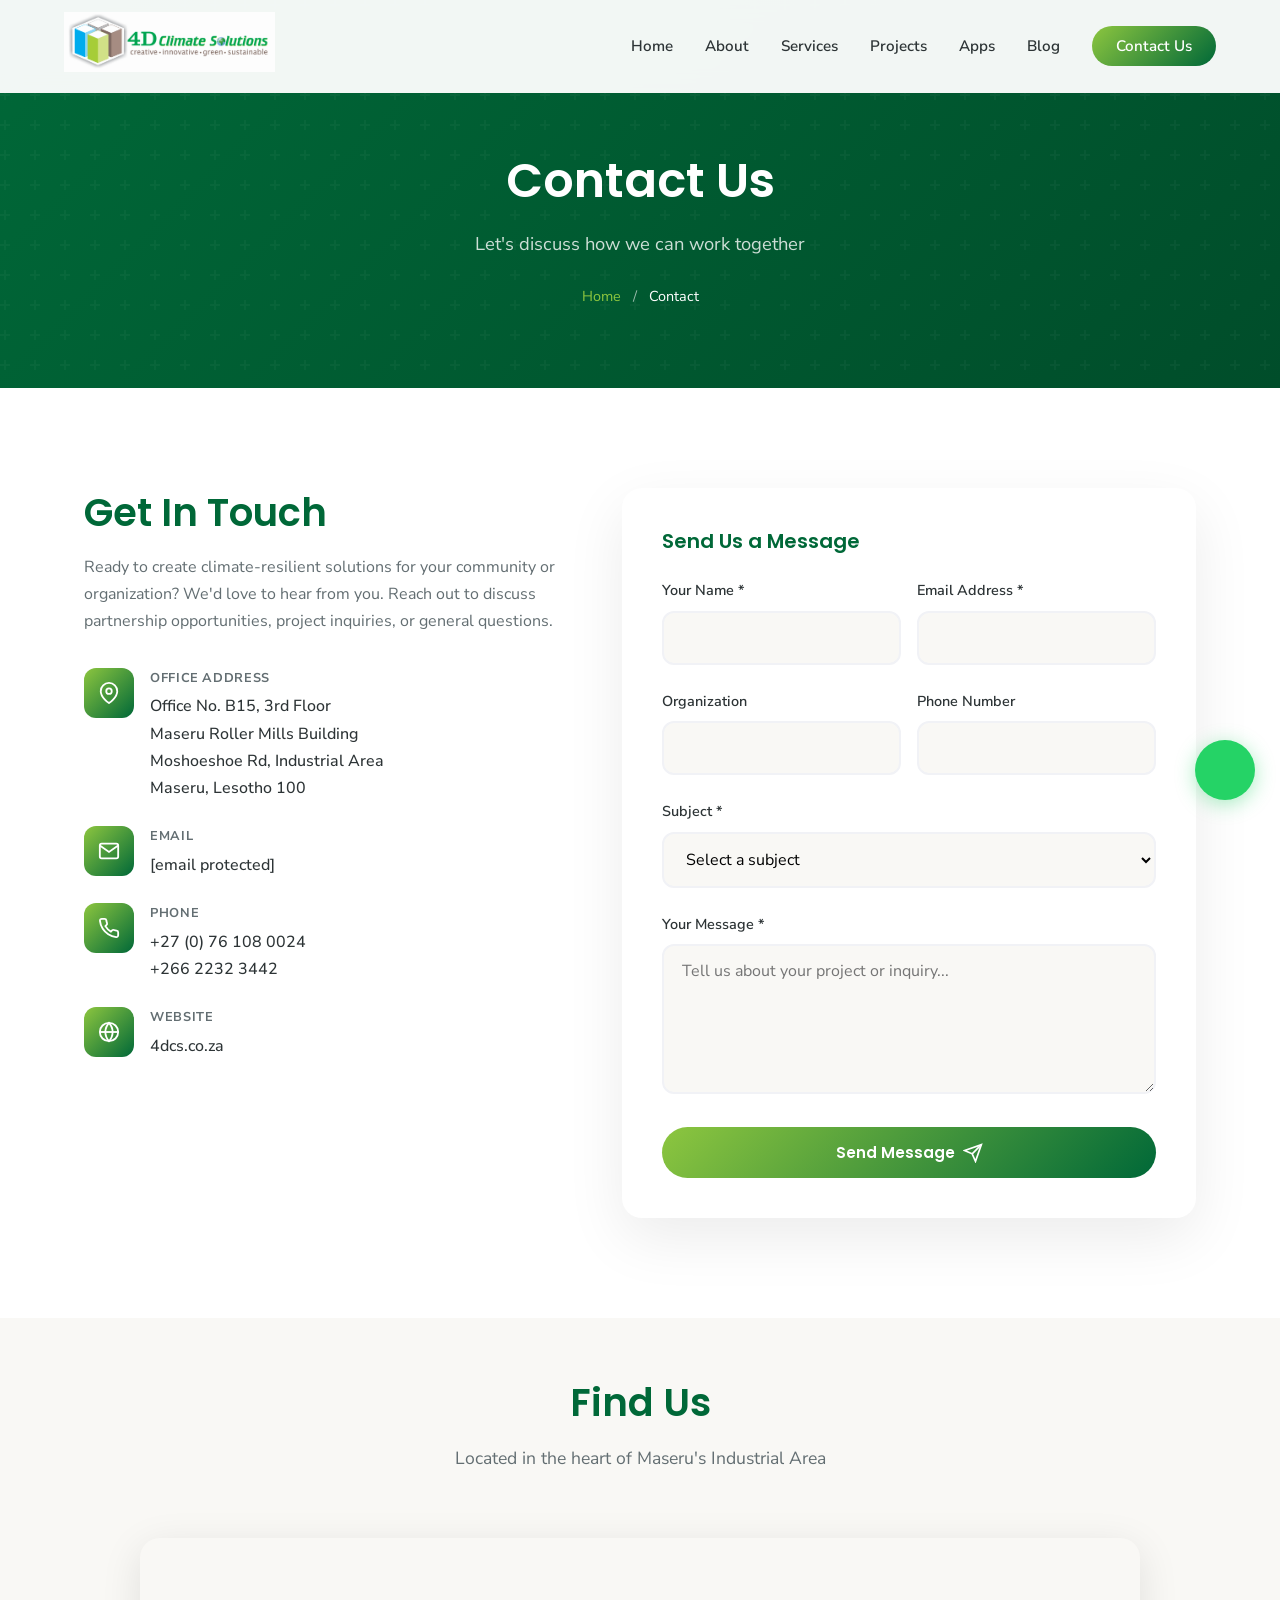
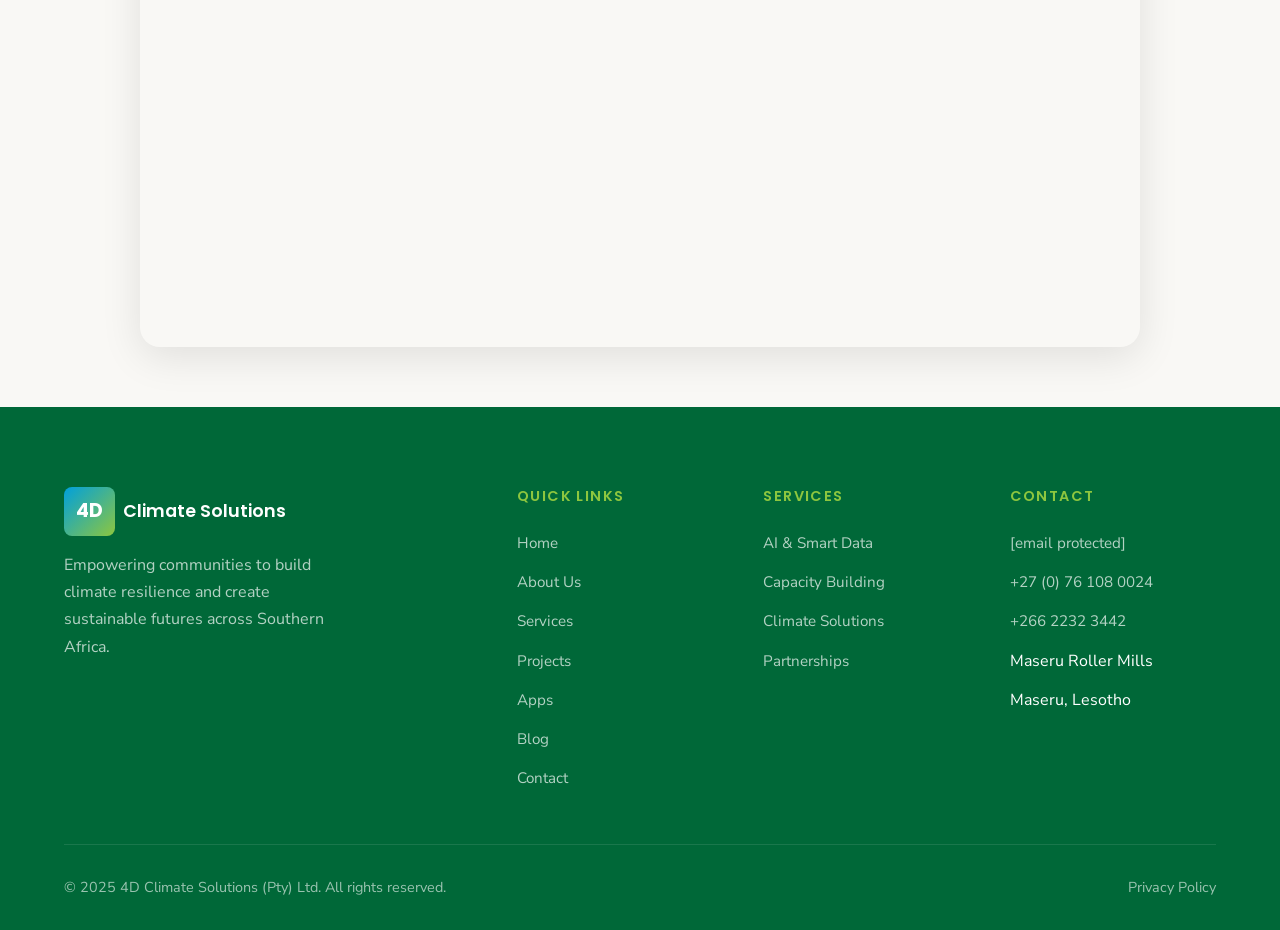
<file: contact.html>
<!DOCTYPE html>
<html lang="en">
<head>
    <meta charset="UTF-8">
    <meta name="viewport" content="width=device-width, initial-scale=1.0">
    <title>Contact Us | 4D Climate Solutions</title>
    <meta name="description" content="Get in touch with 4D Climate Solutions. We're ready to discuss your climate resilience needs.">
    
    <!-- Favicon -->
    <link rel="icon" type="image/svg+xml" href="favicon.svg">
    <link rel="apple-touch-icon" href="images/logo.jpg">
    
    <!-- Google Analytics -->
    <script async src="https://www.googletagmanager.com/gtag/js?id=G-F7K0NJH8QN"></script>
    <script>
        window.dataLayer = window.dataLayer || [];
        function gtag(){dataLayer.push(arguments);}
        gtag('js', new Date());
        gtag('config', 'G-F7K0NJH8QN');
    </script>
    
    <!-- Open Graph -->
    <meta property="og:type" content="website">
    <meta property="og:url" content="https://4dcs.co.za/contact.html">
    <meta property="og:title" content="Contact Us | 4D Climate Solutions">
    <meta property="og:description" content="Creative • Innovative • Green • Sustainable. Get in touch with us.">
    <meta property="og:image" content="https://4dcs.co.za/images/og-image.jpg">
    <meta property="og:site_name" content="4D Climate Solutions">
    <meta name="twitter:card" content="summary_large_image">
    <meta name="theme-color" content="#006838">
    
    <link rel="preconnect" href="https://fonts.googleapis.com">
    <link rel="preconnect" href="https://fonts.gstatic.com" crossorigin>
    <link href="https://fonts.googleapis.com/css2?family=Nunito+Sans:wght@400;500;600;700&family=Poppins:wght@500;600;700&display=swap" rel="stylesheet">
    <link rel="stylesheet" href="styles.css">
</head>
<body>
    <!-- Navigation -->
    <nav class="navbar" aria-label="Main navigation">
        <a href="index.html" class="logo">
            <img src="images/logo.jpg" alt="4D Climate Solutions">
        </a>
                <ul class="nav-menu">
            <li><a href="index.html">Home</a></li>
            <li><a href="about.html">About</a></li>
            <li><a href="services.html">Services</a></li>
            <li><a href="projects.html">Projects</a></li>
            <li><a href="apps.html">Apps</a></li>
            <li><a href="blog.html">Blog</a></li>
            <li><a href="contact.html" class="nav-cta">Contact Us</a></li>
        </ul>
        <div class="mobile-toggle" onclick="toggleMenu()">
            <span></span>
            <span></span>
            <span></span>
        </div>
    </nav>

    <main>
        <!-- Page Header -->
        <header class="page-header">
            <h1>Contact Us</h1>
            <p>Let's discuss how we can work together</p>
            <div class="breadcrumb">
                <a href="index.html">Home</a>
                <span>/</span>
                Contact
            </div>
        </header>

        <!-- Contact Section -->
        <section class="section section-light">
            <div class="container">
                <div class="contact-wrapper">
                    <div class="contact-info fade-up">
                        <h2>Get In Touch</h2>
                        <p>Ready to create climate-resilient solutions for your community or organization? We'd love to hear from you. Reach out to discuss partnership opportunities, project inquiries, or general questions.</p>
                        
                        <ul class="contact-details">
                            <li>
                                <div class="contact-icon">
                                    <svg viewBox="0 0 24 24" fill="none" stroke="currentColor" stroke-width="2"><path d="M21 10c0 7-9 13-9 13s-9-6-9-13a9 9 0 0 1 18 0z"/><circle cx="12" cy="10" r="3"/></svg>
                                </div>
                                <div>
                                    <strong>Office Address</strong>
                                    <span>Office No. B15, 3rd Floor<br>Maseru Roller Mills Building<br>Moshoeshoe Rd, Industrial Area<br>Maseru, Lesotho 100</span>
                                </div>
                            </li>
                            <li>
                                <div class="contact-icon">
                                    <svg viewBox="0 0 24 24" fill="none" stroke="currentColor" stroke-width="2"><path d="M4 4h16c1.1 0 2 .9 2 2v12c0 1.1-.9 2-2 2H4c-1.1 0-2-.9-2-2V6c0-1.1.9-2 2-2z"/><polyline points="22,6 12,13 2,6"/></svg>
                                </div>
                                <div>
                                    <strong>Email</strong>
                                    <a href="/cdn-cgi/l/email-protection#a7cec9c1c8e793c3c4d489c4c889ddc6"><span class="__cf_email__" data-cfemail="4f262129200f7b2b2c3c612c2061352e">[email&#160;protected]</span></a>
                                </div>
                            </li>
                            <li>
                                <div class="contact-icon">
                                    <svg viewBox="0 0 24 24" fill="none" stroke="currentColor" stroke-width="2"><path d="M22 16.92v3a2 2 0 0 1-2.18 2 19.79 19.79 0 0 1-8.63-3.07 19.5 19.5 0 0 1-6-6 19.79 19.79 0 0 1-3.07-8.67A2 2 0 0 1 4.11 2h3a2 2 0 0 1 2 1.72 12.84 12.84 0 0 0 .7 2.81 2 2 0 0 1-.45 2.11L8.09 9.91a16 16 0 0 0 6 6l1.27-1.27a2 2 0 0 1 2.11-.45 12.84 12.84 0 0 0 2.81.7A2 2 0 0 1 22 16.92z"/></svg>
                                </div>
                                <div>
                                    <strong>Phone</strong>
                                    <a href="tel:+27761080024">+27 (0) 76 108 0024</a><br>
                                    <a href="tel:+26622323442">+266 2232 3442</a>
                                </div>
                            </li>
                            <li>
                                <div class="contact-icon">
                                    <svg viewBox="0 0 24 24" fill="none" stroke="currentColor" stroke-width="2"><circle cx="12" cy="12" r="10"/><line x1="2" y1="12" x2="22" y2="12"/><path d="M12 2a15.3 15.3 0 0 1 4 10 15.3 15.3 0 0 1-4 10 15.3 15.3 0 0 1-4-10 15.3 15.3 0 0 1 4-10z"/></svg>
                                </div>
                                <div>
                                    <strong>Website</strong>
                                    <a href="https://4dcs.co.za" target="_blank">4dcs.co.za</a>
                                </div>
                            </li>
                        </ul>
                    </div>
                    
                    <div class="contact-form fade-up">
                        <h3 style="margin-bottom: 1.5rem; color: var(--forest);">Send Us a Message</h3>
                        <form action="https://formsubmit.co/info@4dcs.co.za" method="POST">
                            <input type="hidden" name="_subject" value="4DCS Website Contact">
                            <input type="hidden" name="_captcha" value="false">
                            <input type="hidden" name="_next" value="https://4dcs.co.za/thank-you.html">
                            <!-- Honeypot field for spam protection -->
                            <input type="text" name="_honey" style="display:none">
                            
                            <div class="form-row">
                                <div class="form-group">
                                    <label for="name">Your Name *</label>
                                    <input type="text" id="name" name="name" required>
                                </div>
                                <div class="form-group">
                                    <label for="email">Email Address *</label>
                                    <input type="email" id="email" name="email" required>
                                </div>
                            </div>
                            <div class="form-row">
                                <div class="form-group">
                                    <label for="organization">Organization</label>
                                    <input type="text" id="organization" name="organization">
                                </div>
                                <div class="form-group">
                                    <label for="phone">Phone Number</label>
                                    <input type="tel" id="phone" name="phone">
                                </div>
                            </div>
                            <div class="form-group">
                                <label for="subject">Subject *</label>
                                <select id="subject" name="subject" required>
                                    <option value="">Select a subject</option>
                                    <option value="Partnership Inquiry">Partnership Inquiry</option>
                                    <option value="Project Proposal">Project Proposal</option>
                                    <option value="Consulting Services">Consulting Services</option>
                                    <option value="General Inquiry">General Inquiry</option>
                                    <option value="Media/Press">Media/Press</option>
                                    <option value="Other">Other</option>
                                </select>
                            </div>
                            <div class="form-group">
                                <label for="message">Your Message *</label>
                                <textarea id="message" name="message" placeholder="Tell us about your project or inquiry..." required></textarea>
                            </div>
                            <button type="submit" class="btn btn-primary" style="width: 100%; justify-content: center;">
                                Send Message
                                <svg width="20" height="20" viewBox="0 0 24 24" fill="none" stroke="currentColor" stroke-width="2"><line x1="22" y1="2" x2="11" y2="13"/><polygon points="22 2 15 22 11 13 2 9 22 2"/></svg>
                            </button>
                        </form>
                    </div>
                </div>
            </div>
        </section>

        <!-- Map Section -->
        <section class="section section-gray" style="padding: 60px 5%;">
            <div class="container">
                <div class="section-header fade-up">
                    <h2>Find Us</h2>
                    <p>Located in the heart of Maseru's Industrial Area</p>
                </div>
                <div class="map-wrapper fade-up">
                    <iframe 
                        src="https://www.google.com/maps/embed?pb=!1m18!1m12!1m3!1d3478.7657821382!2d27.4837!3d-29.3167!2m3!1f0!2f0!3f0!3m2!1i1024!2i768!4f13.1!3m3!1m2!1s0x0%3A0x0!2zMjnCsDE5JzAwLjEiUyAyN8KwMjknMDEuMyJF!5e0!3m2!1sen!2s!4v1234567890"
                        width="100%" 
                        height="400" 
                        style="border:0;" 
                        allowfullscreen="" 
                        loading="lazy" 
                        referrerpolicy="no-referrer-when-downgrade">
                    </iframe>
                </div>
            </div>
        </section>
    </main>

    <!-- Footer -->
    <footer class="footer">
        <div class="footer-grid">
            <div class="footer-brand">
                <div class="footer-logo">
                    <span class="footer-logo-icon">4D</span>
                    <span class="footer-logo-text">Climate Solutions</span>
                </div>
                <p>Empowering communities to build climate resilience and create sustainable futures across Southern Africa.</p>
            </div>
            <div class="footer-links">
                <h4>Quick Links</h4>
                <ul>
                    <li><a href="index.html">Home</a></li>
                    <li><a href="about.html">About Us</a></li>
                    <li><a href="services.html">Services</a></li>
                    <li><a href="projects.html">Projects</a></li>
                    <li><a href="apps.html">Apps</a></li>
                    <li><a href="blog.html">Blog</a></li>
                    <li><a href="contact.html">Contact</a></li>
                </ul>
            </div>
            <div class="footer-links">
                <h4>Services</h4>
                <ul>
                    <li><a href="services.html">AI & Smart Data</a></li>
                    <li><a href="services.html">Capacity Building</a></li>
                    <li><a href="services.html">Climate Solutions</a></li>
                    <li><a href="services.html">Partnerships</a></li>
                </ul>
            </div>
            <div class="footer-links">
                <h4>Contact</h4>
                <ul>
                    <li><a href="/cdn-cgi/l/email-protection#f79e999198b7c3939484d99498d98d96"><span class="__cf_email__" data-cfemail="5f363139301f6b3b3c2c713c3071253e">[email&#160;protected]</span></a></li>
                    <li><a href="tel:+27761080024">+27 (0) 76 108 0024</a></li>
                    <li><a href="tel:+26622323442">+266 2232 3442</a></li>
                    <li>Maseru Roller Mills</li>
                    
                    <li>Maseru, Lesotho</li>
                </ul>
            </div>
        </div>
        <div class="footer-bottom">
            <span>&copy; 2025 4D Climate Solutions (Pty) Ltd. All rights reserved.</span>
            <a href="privacy.html">Privacy Policy</a>
        </div>
    </footer>

    <button id="back-to-top" aria-label="Back to top">
        <svg viewBox="0 0 24 24" fill="none" stroke="currentColor" stroke-width="2"><polyline points="18 15 12 9 6 15"/></svg>
    </button>    <!-- WhatsApp Floating Button -->
    <a href="https://wa.me/27761080024?text=Hello%204D%20Climate%20Solutions%2C%20I%27d%20like%20to%20inquire%20about%20your%20services." 
       class="whatsapp-float" 
       target="_blank" 
       rel="noopener noreferrer"
       aria-label="Chat on WhatsApp">
        <svg viewBox="0 0 24 24" fill="currentColor">
            <path d="M17.472 14.382c-.297-.149-1.758-.867-2.03-.967-.273-.099-.471-.148-.67.15-.197.297-.767.966-.94 1.164-.173.199-.347.223-.644.075-.297-.15-1.255-.463-2.39-1.475-.883-.788-1.48-1.761-1.653-2.059-.173-.297-.018-.458.13-.606.134-.133.298-.347.446-.52.149-.174.198-.298.298-.497.099-.198.05-.371-.025-.52-.075-.149-.669-1.612-.916-2.207-.242-.579-.487-.5-.669-.51-.173-.008-.371-.01-.57-.01-.198 0-.52.074-.792.372-.272.297-1.04 1.016-1.04 2.479 0 1.462 1.065 2.875 1.213 3.074.149.198 2.096 3.2 5.077 4.487.709.306 1.262.489 1.694.625.712.227 1.36.195 1.871.118.571-.085 1.758-.719 2.006-1.413.248-.694.248-1.289.173-1.413-.074-.124-.272-.198-.57-.347m-5.421 7.403h-.004a9.87 9.87 0 01-5.031-1.378l-.361-.214-3.741.982.998-3.648-.235-.374a9.86 9.86 0 01-1.51-5.26c.001-5.45 4.436-9.884 9.888-9.884 2.64 0 5.122 1.03 6.988 2.898a9.825 9.825 0 012.893 6.994c-.003 5.45-4.437 9.884-9.885 9.884m8.413-18.297A11.815 11.815 0 0012.05 0C5.495 0 .16 5.335.157 11.892c0 2.096.547 4.142 1.588 5.945L.057 24l6
</file>
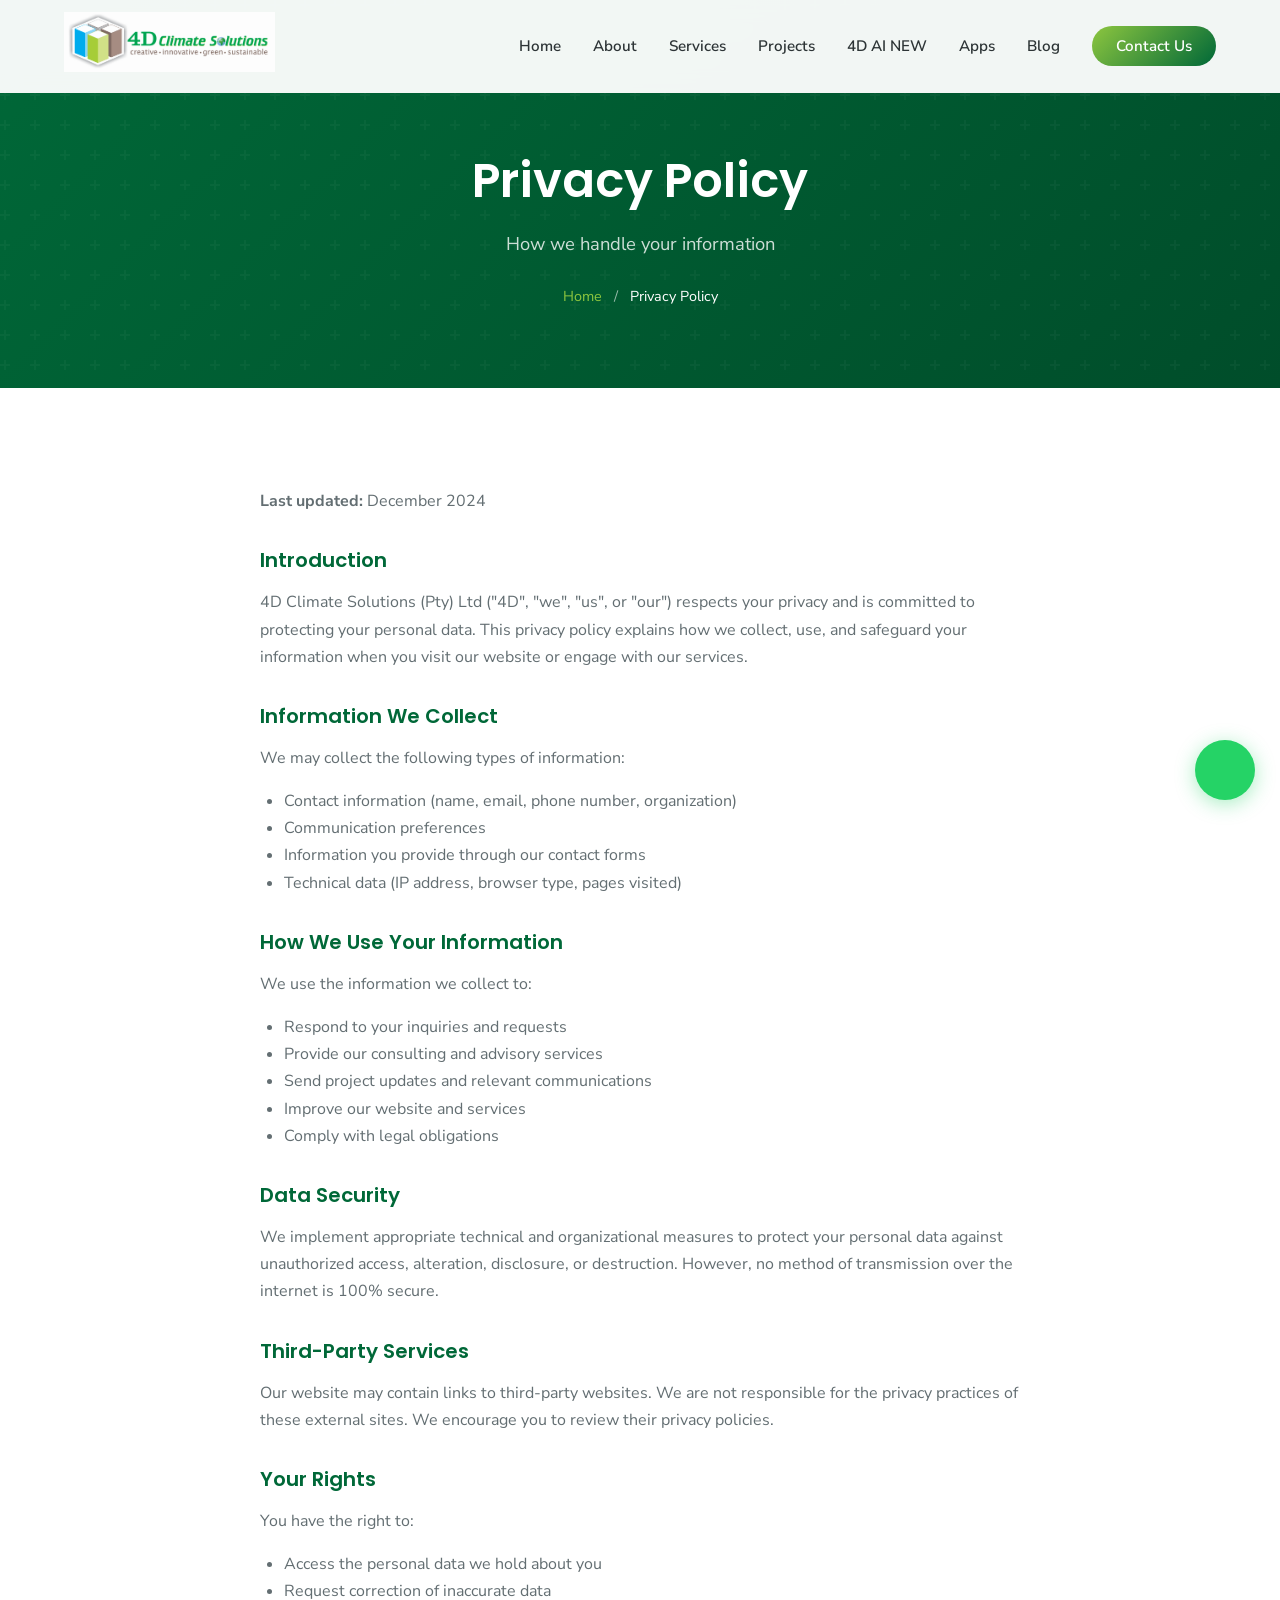
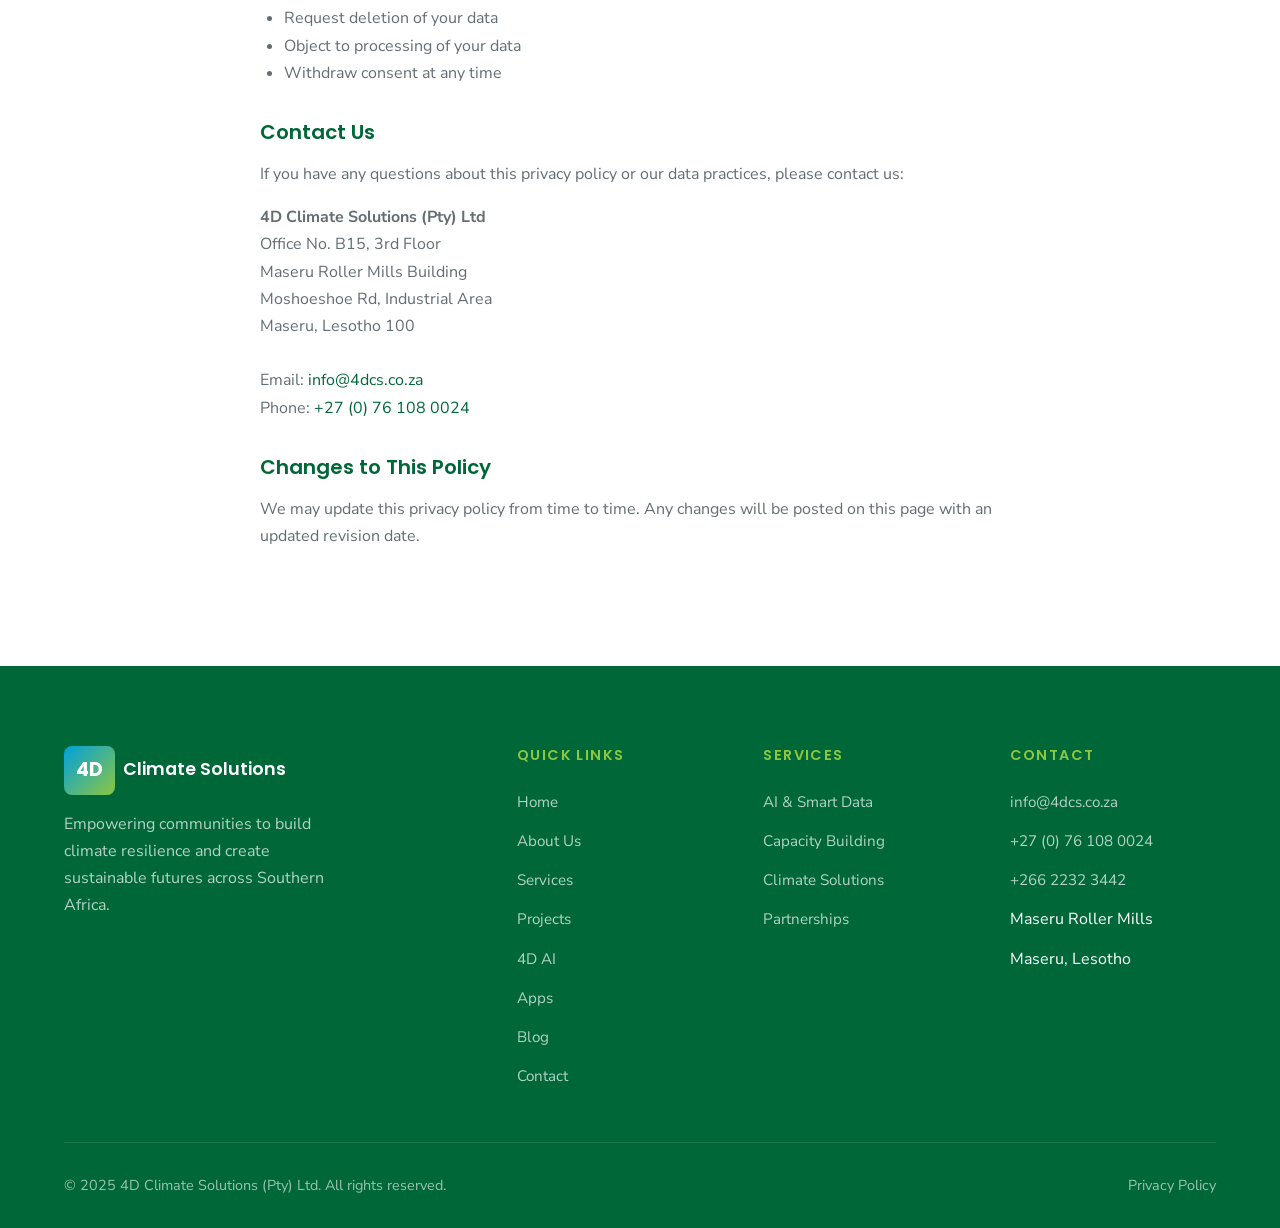
<file: privacy.html>
<!DOCTYPE html>
<html lang="en">
<head>
    <meta charset="UTF-8">
    <meta name="viewport" content="width=device-width, initial-scale=1.0">
    <title>Privacy Policy | 4D Climate Solutions</title>
    <meta name="description" content="Privacy Policy for 4D Climate Solutions.">
    
    <!-- Favicon -->
    <link rel="icon" type="image/svg+xml" href="favicon.svg">
    <link rel="apple-touch-icon" href="images/logo.jpg">
    
    <!-- Google Analytics -->
    <script async src="https://www.googletagmanager.com/gtag/js?id=G-F7K0NJH8QN"></script>
    <script>
        window.dataLayer = window.dataLayer || [];
        function gtag(){dataLayer.push(arguments);}
        gtag('js', new Date());
        gtag('config', 'G-F7K0NJH8QN');
    </script>
    
    <!-- Open Graph -->
    <meta property="og:type" content="website">
    <meta property="og:url" content="https://4dcs.co.za/privacy.html">
    <meta property="og:title" content="Privacy Policy | 4D Climate Solutions">
    <meta property="og:description" content="Privacy Policy for 4D Climate Solutions.">
    <meta property="og:image" content="https://4dcs.co.za/images/og-image.jpg">
    <meta property="og:site_name" content="4D Climate Solutions">
    <meta name="theme-color" content="#006838">
    
    <link rel="preconnect" href="https://fonts.googleapis.com">
    <link rel="preconnect" href="https://fonts.gstatic.com" crossorigin>
    <link href="https://fonts.googleapis.com/css2?family=Nunito+Sans:wght@400;500;600;700&family=Poppins:wght@500;600;700&display=swap" rel="stylesheet">
    <link rel="stylesheet" href="styles.css">
</head>
<body>
    <!-- Navigation -->
    <nav class="navbar" aria-label="Main navigation">
        <a href="index.html" class="logo">
            <img src="images/logo.jpg" alt="4D Climate Solutions">
        </a>
                <ul class="nav-menu">
            <li><a href="index.html">Home</a></li>
            <li><a href="about.html">About</a></li>
            <li><a href="services.html">Services</a></li>
            <li><a href="projects.html">Projects</a></li>
            <li><a href="ai.html" class="nav-ai">4D AI <span class="nav-badge">NEW</span></a></li>
            <li><a href="apps.html">Apps</a></li>
            <li><a href="blog.html">Blog</a></li>
            <li><a href="contact.html" class="nav-cta">Contact Us</a></li>
        </ul>
        <div class="mobile-toggle" onclick="toggleMenu()">
            <span></span>
            <span></span>
            <span></span>
        </div>
    </nav>

    <main>
        <!-- Page Header -->
        <header class="page-header">
            <h1>Privacy Policy</h1>
            <p>How we handle your information</p>
            <div class="breadcrumb">
                <a href="index.html">Home</a>
                <span>/</span>
                Privacy Policy
            </div>
        </header>

        <!-- Content -->
        <section class="section section-light">
            <div class="container" style="max-width: 800px;">
                <div class="fade-up">
                    <p><strong>Last updated:</strong> December 2024</p>
                    
                    <h3 style="color: var(--forest); margin: 2rem 0 1rem;">Introduction</h3>
                    <p>4D Climate Solutions (Pty) Ltd ("4D", "we", "us", or "our") respects your privacy and is committed to protecting your personal data. This privacy policy explains how we collect, use, and safeguard your information when you visit our website or engage with our services.</p>
                    
                    <h3 style="color: var(--forest); margin: 2rem 0 1rem;">Information We Collect</h3>
                    <p>We may collect the following types of information:</p>
                    <ul style="margin-left: 1.5rem; margin-bottom: 1rem; color: var(--gray);">
                        <li>Contact information (name, email, phone number, organization)</li>
                        <li>Communication preferences</li>
                        <li>Information you provide through our contact forms</li>
                        <li>Technical data (IP address, browser type, pages visited)</li>
                    </ul>
                    
                    <h3 style="color: var(--forest); margin: 2rem 0 1rem;">How We Use Your Information</h3>
                    <p>We use the information we collect to:</p>
                    <ul style="margin-left: 1.5rem; margin-bottom: 1rem; color: var(--gray);">
                        <li>Respond to your inquiries and requests</li>
                        <li>Provide our consulting and advisory services</li>
                        <li>Send project updates and relevant communications</li>
                        <li>Improve our website and services</li>
                        <li>Comply with legal obligations</li>
                    </ul>
                    
                    <h3 style="color: var(--forest); margin: 2rem 0 1rem;">Data Security</h3>
                    <p>We implement appropriate technical and organizational measures to protect your personal data against unauthorized access, alteration, disclosure, or destruction. However, no method of transmission over the internet is 100% secure.</p>
                    
                    <h3 style="color: var(--forest); margin: 2rem 0 1rem;">Third-Party Services</h3>
                    <p>Our website may contain links to third-party websites. We are not responsible for the privacy practices of these external sites. We encourage you to review their privacy policies.</p>
                    
                    <h3 style="color: var(--forest); margin: 2rem 0 1rem;">Your Rights</h3>
                    <p>You have the right to:</p>
                    <ul style="margin-left: 1.5rem; margin-bottom: 1rem; color: var(--gray);">
                        <li>Access the personal data we hold about you</li>
                        <li>Request correction of inaccurate data</li>
                        <li>Request deletion of your data</li>
                        <li>Object to processing of your data</li>
                        <li>Withdraw consent at any time</li>
                    </ul>
                    
                    <h3 style="color: var(--forest); margin: 2rem 0 1rem;">Contact Us</h3>
                    <p>If you have any questions about this privacy policy or our data practices, please contact us:</p>
                    <p style="margin-top: 1rem;">
                        <strong>4D Climate Solutions (Pty) Ltd</strong><br>
                        Office No. B15, 3rd Floor<br>
                        Maseru Roller Mills Building<br>
                        Moshoeshoe Rd, Industrial Area<br>
                        Maseru, Lesotho 100<br><br>
                        Email: <a href="mailto:info@4dcs.co.za" style="color: var(--forest);">info@4dcs.co.za</a><br>
                        Phone: <a href="tel:+27761080024" style="color: var(--forest);">+27 (0) 76 108 0024</a>
                    </p>
                    
                    <h3 style="color: var(--forest); margin: 2rem 0 1rem;">Changes to This Policy</h3>
                    <p>We may update this privacy policy from time to time. Any changes will be posted on this page with an updated revision date.</p>
                </div>
            </div>
        </section>
    </main>

    <!-- Footer -->
    <footer class="footer">
        <div class="footer-grid">
            <div class="footer-brand">
                <div class="footer-logo">
                    <span class="footer-logo-icon">4D</span>
                    <span class="footer-logo-text">Climate Solutions</span>
                </div>
                <p>Empowering communities to build climate resilience and create sustainable futures across Southern Africa.</p>
            </div>
            <div class="footer-links">
                <h4>Quick Links</h4>
                <ul>
                    <li><a href="index.html">Home</a></li>
                    <li><a href="about.html">About Us</a></li>
                    <li><a href="services.html">Services</a></li>
                    <li><a href="projects.html">Projects</a></li>
                    <li><a href="ai.html">4D AI</a></li>
                    <li><a href="apps.html">Apps</a></li>
                    <li><a href="blog.html">Blog</a></li>
                    <li><a href="contact.html">Contact</a></li>
                </ul>
            </div>
            <div class="footer-links">
                <h4>Services</h4>
                <ul>
                    <li><a href="services.html">AI & Smart Data</a></li>
                    <li><a href="services.html">Capacity Building</a></li>
                    <li><a href="services.html">Climate Solutions</a></li>
                    <li><a href="services.html">Partnerships</a></li>
                </ul>
            </div>
            <div class="footer-links">
                <h4>Contact</h4>
                <ul>
                    <li><a href="mailto:info@4dcs.co.za">info@4dcs.co.za</a></li>
                    <li><a href="tel:+27761080024">+27 (0) 76 108 0024</a></li>
                    <li><a href="tel:+26622323442">+266 2232 3442</a></li>
                    <li>Maseru Roller Mills</li>
                    
                    <li>Maseru, Lesotho</li>
                </ul>
            </div>
        </div>
        <div class="footer-bottom">
            <span>&copy; 2025 4D Climate Solutions (Pty) Ltd. All rights reserved.</span>
            <a href="privacy.html">Privacy Policy</a>
        </div>
    </footer>

    <button id="back-to-top" aria-label="Back to top">
        <svg viewBox="0 0 24 24" fill="none" stroke="currentColor" stroke-width="2"><polyline points="18 15 12 9 6 15"/></svg>
    </button>    <!-- WhatsApp Floating Button -->
    <a href="https://wa.me/27761080024?text=Hello%204D%20Climate%20Solutions%2C%20I%27d%20like%20to%20inquire%20about%20your%20services." 
       class="whatsapp-float" 
       target="_blank" 
       rel="noopener noreferrer"
       aria-label="Chat on WhatsApp">
        <svg viewBox="0 0 24 24" fill="currentColor">
            <path d="M17.472 14.382c-.297-.149-1.758-.867-2.03-.967-.273-.099-.471-.148-.67.15-.197.297-.767.966-.94 1.164-.173.199-.347.223-.644.075-.297-.15-1.255-.463-2.39-1.475-.883-.788-1.48-1.761-1.653-2.059-.173-.297-.018-.458.13-.606.134-.133.298-.347.446-.52.149-.174.198-.298.298-.497.099-.198.05-.371-.025-.52-.075-.149-.669-1.612-.916-2.207-.242-.579-.487-.5-.669-.51-.173-.008-.371-.01-.57-.01-.198 0-.52.074-.792.372-.272.297-1.04 1.016-1.04 2.479 0 1.462 1.065 2.875 1.213 3.074.149.198 2.096 3.2 5.077 4.487.709.306 1.262.489 1.694.625.712.227 1.36.195 1.871.118.571-.085 1.758-.719 2.006-1.413.248-.694.248-1.289.173-1.413-.074-.124-.272-.198-.57-.347m-5.421 7.403h-.004a9.87 9.87 0 01-5.031-1.378l-.361-.214-3.741.982.998-3.648-.235-.374a9.86 9.86 0 01-1.51-5.26c.001-5.45 4.436-9.884 9.888-9.884 2.64 0 5.122 1.03 6.988 2.898a9.825 9.825 0 012.893 6.994c-.003 5.45-4.437 9.884-9.885 9.884m8.413-18.297A11.815 11.815 0 0012.05 0C5.495 0 .16 5.335.157 11.892c0 2.096.547 4.142 1.588 5.945L.057 24l6
</file>
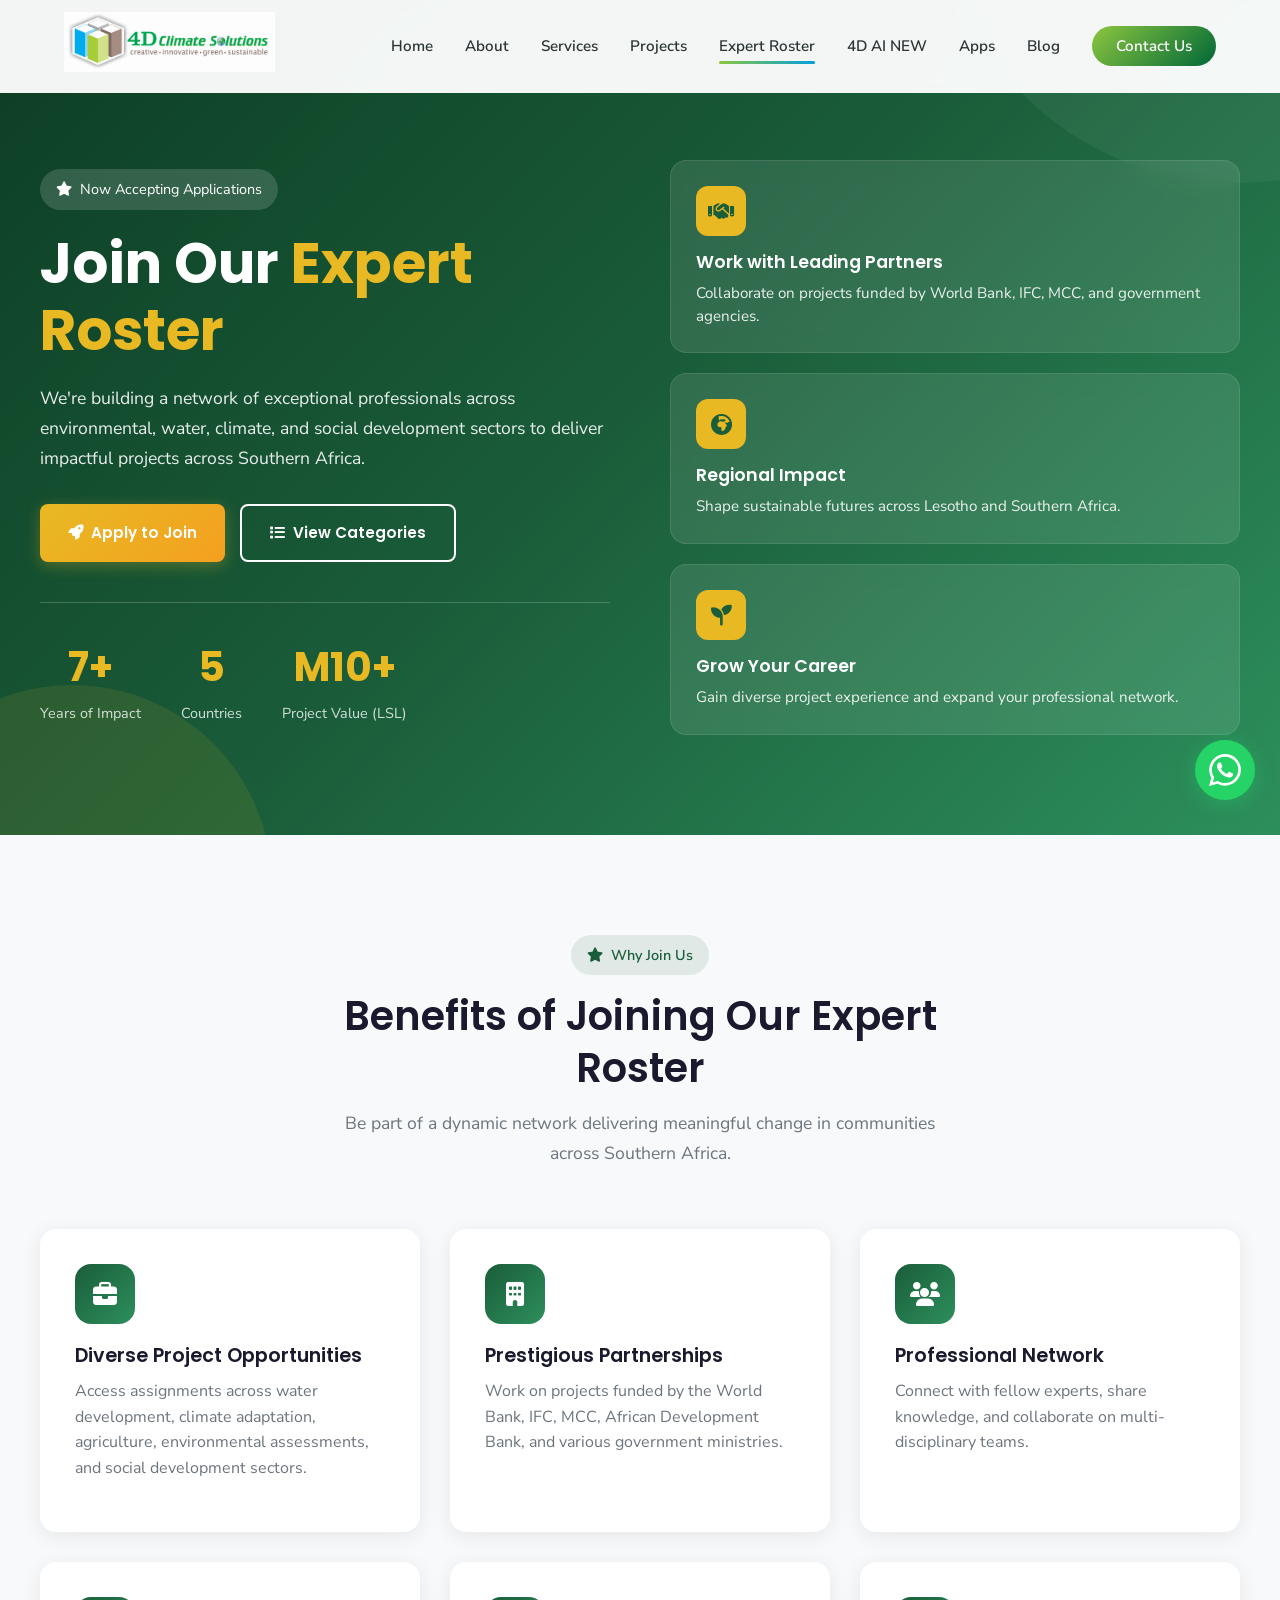
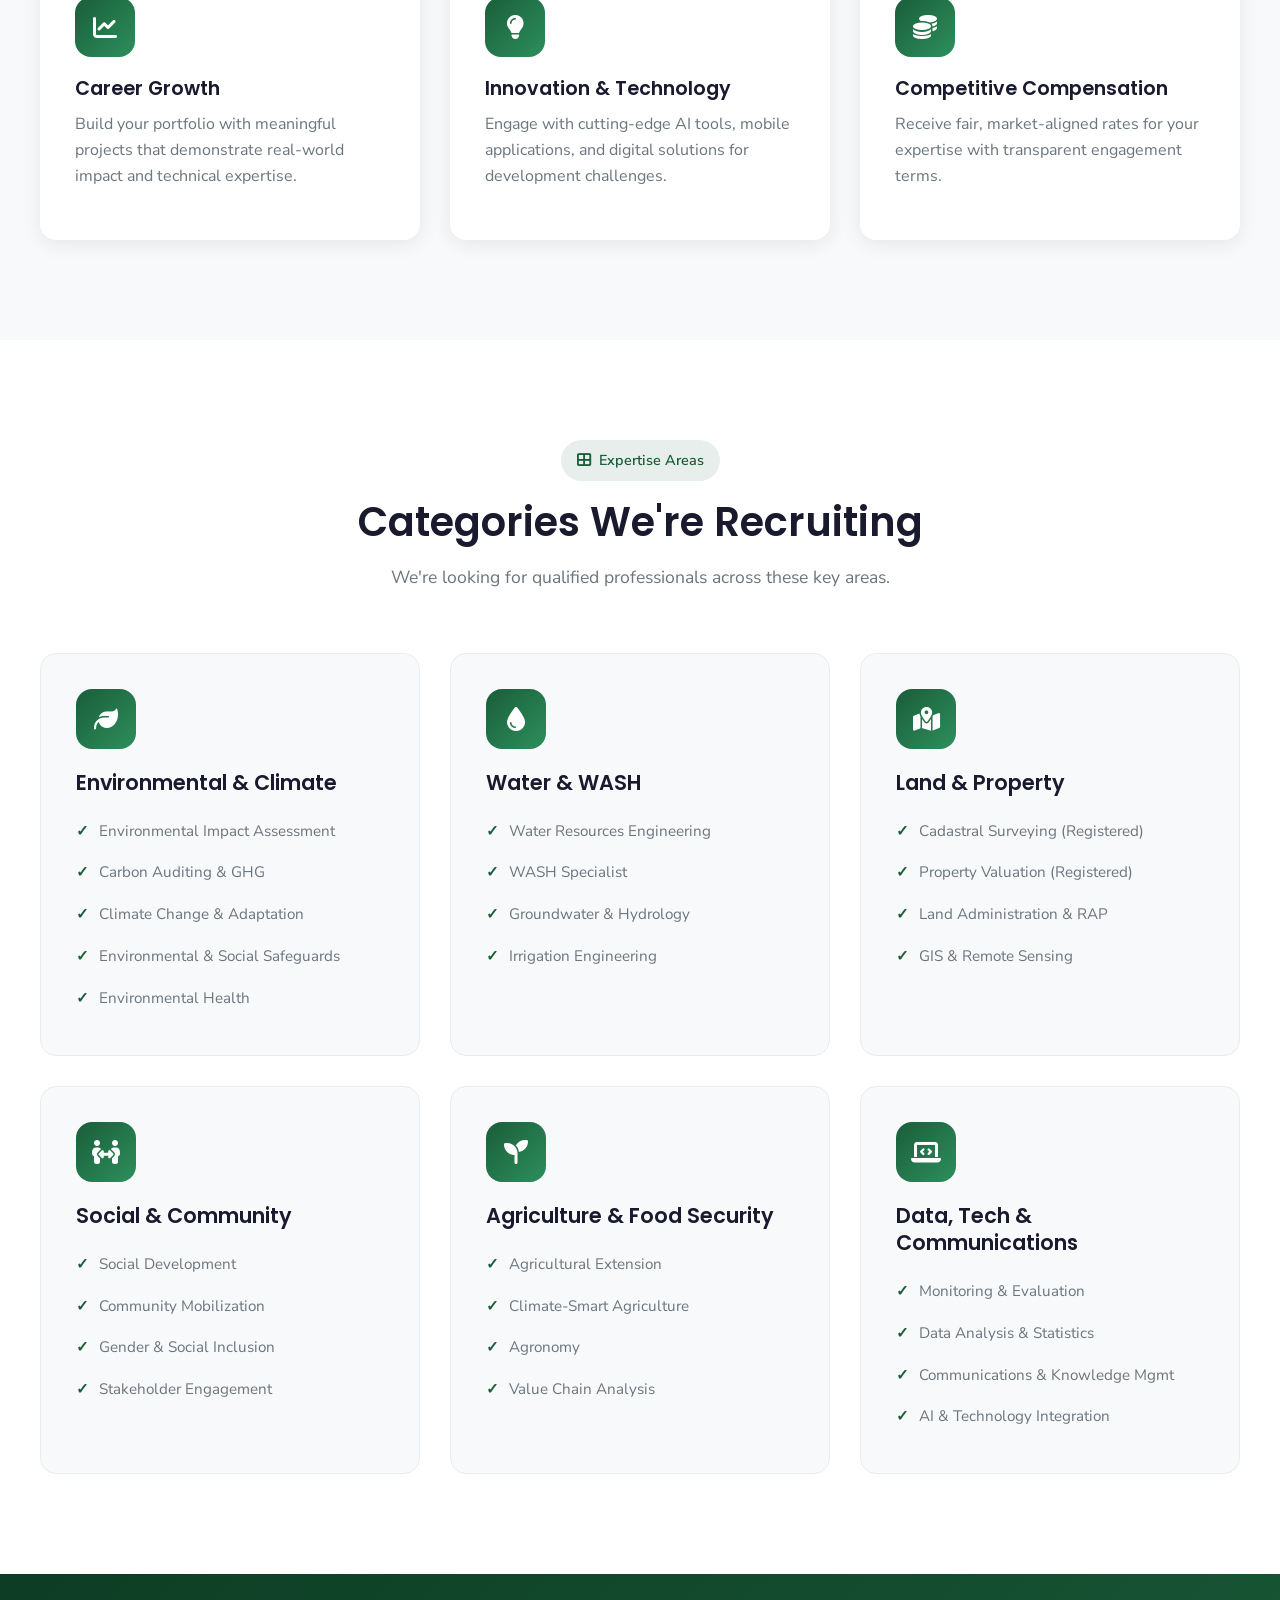
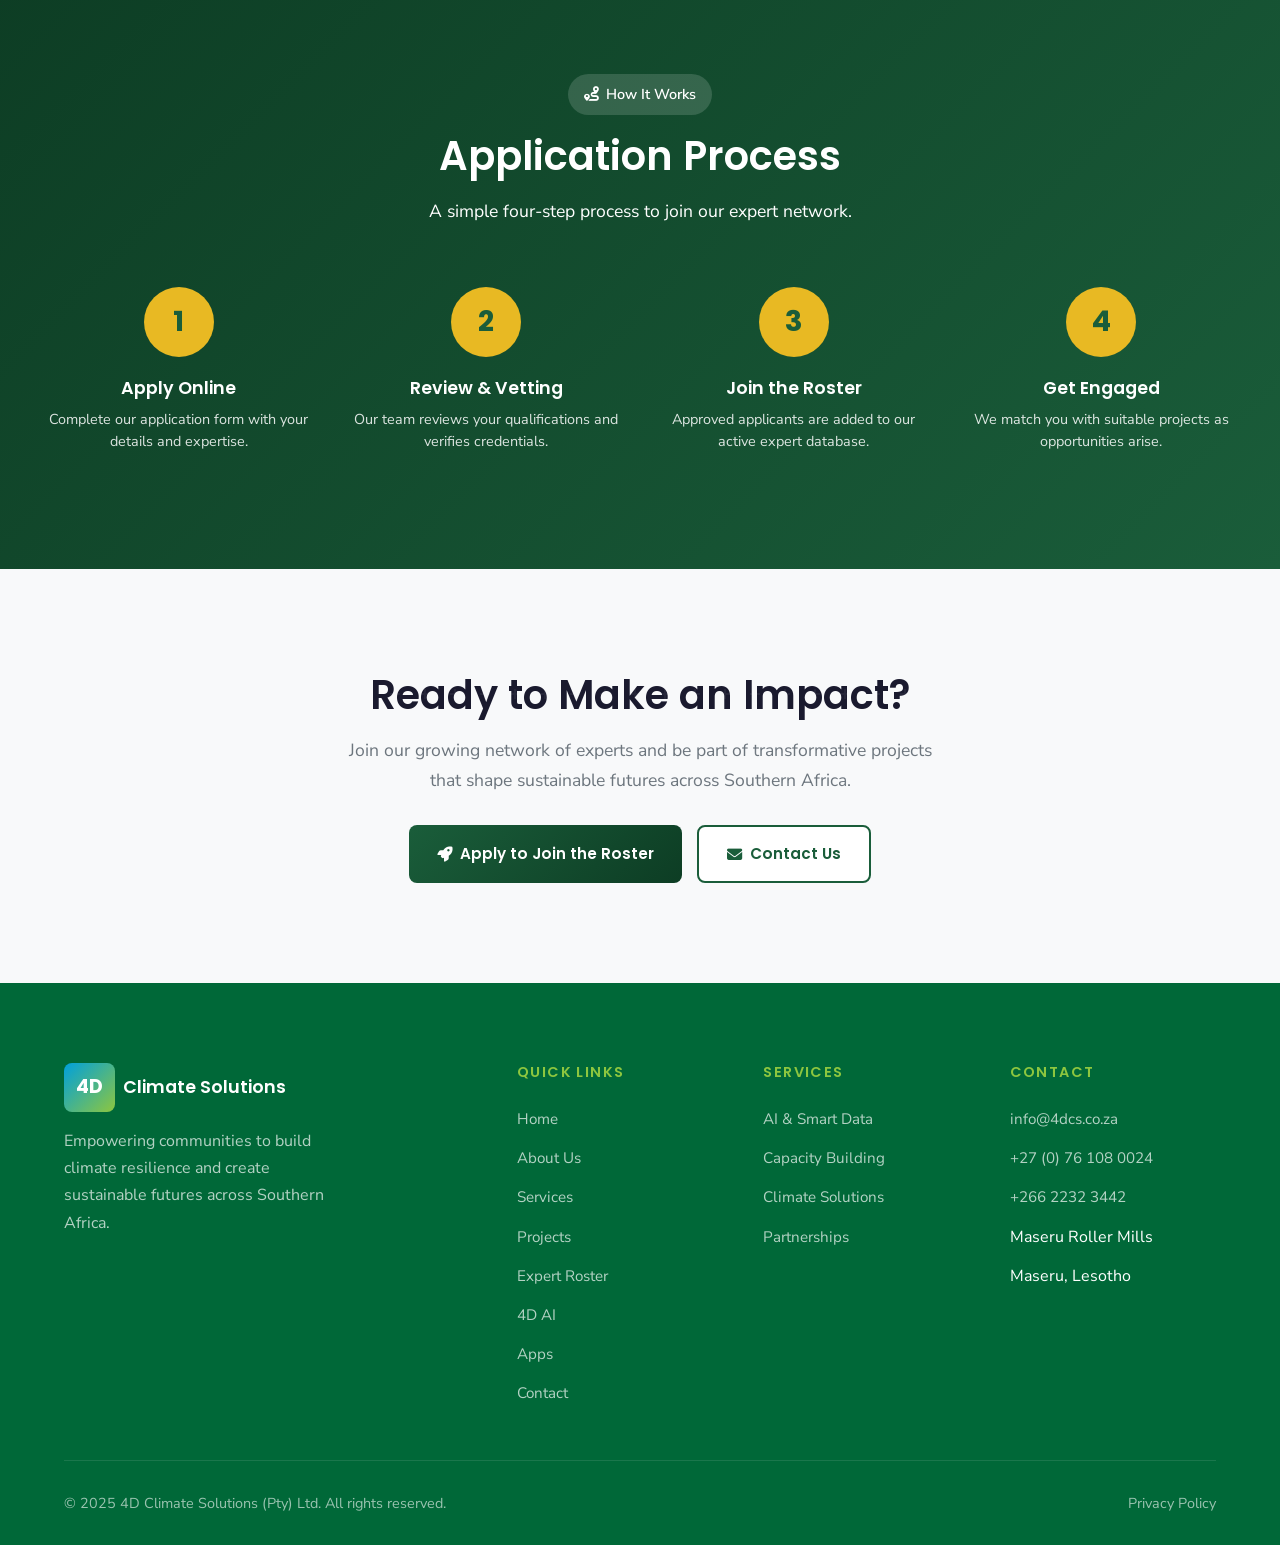
<file: roster.html>
<!DOCTYPE html>
<html lang="en">
<head>
    <meta charset="UTF-8">
    <meta name="viewport" content="width=device-width, initial-scale=1.0">
    <title>Expert Roster | 4D Climate Solutions</title>
    <meta name="description" content="Join 4D Climate Solutions' Expert Roster. We're seeking environmental, water, social development, and climate specialists across Southern Africa.">
    
    <!-- Favicon -->
    <link rel="icon" type="image/svg+xml" href="favicon.svg">
    <link rel="apple-touch-icon" href="images/logo.jpg">
    
    <!-- Fonts - Match main site -->
    <link rel="preconnect" href="https://fonts.googleapis.com">
    <link rel="preconnect" href="https://fonts.gstatic.com" crossorigin>
    <link href="https://fonts.googleapis.com/css2?family=Nunito+Sans:wght@400;500;600;700&family=Poppins:wght@500;600;700&display=swap" rel="stylesheet">
    
    <!-- Font Awesome -->
    <link rel="stylesheet" href="https://cdnjs.cloudflare.com/ajax/libs/font-awesome/6.5.1/css/all.min.css">
    
    <!-- Main site styles -->
    <link rel="stylesheet" href="styles.css">
    
    <!-- Roster-specific styles -->
    <style>
        /* Roster Page Specific Styles */
        .roster-hero {
            background: linear-gradient(135deg, #0d3d24 0%, #1a5d3a 50%, #2d8f5c 100%);
            padding: 160px 20px 100px;
            color: white;
            position: relative;
            overflow: hidden;
        }

        .roster-hero::before {
            content: '';
            position: absolute;
            top: -50%;
            right: -20%;
            width: 600px;
            height: 600px;
            background: rgba(255,255,255,0.05);
            border-radius: 50%;
        }

        .roster-hero::after {
            content: '';
            position: absolute;
            bottom: -30%;
            left: -10%;
            width: 400px;
            height: 400px;
            background: rgba(232, 185, 35, 0.1);
            border-radius: 50%;
        }

        .roster-hero-content {
            max-width: 1200px;
            margin: 0 auto;
            display: grid;
            grid-template-columns: 1fr 1fr;
            gap: 60px;
            align-items: center;
            position: relative;
            z-index: 1;
        }

        .roster-hero-badge {
            display: inline-flex;
            align-items: center;
            gap: 8px;
            background: rgba(255,255,255,0.15);
            padding: 8px 16px;
            border-radius: 50px;
            font-size: 0.9rem;
            margin-bottom: 20px;
        }

        .roster-hero h1 {
            font-family: 'Poppins', sans-serif;
            font-size: clamp(2.5rem, 5vw, 3.5rem);
            font-weight: 700;
            line-height: 1.2;
            margin-bottom: 20px;
        }

        .roster-hero h1 span {
            color: #e8b923;
        }

        .roster-hero p {
            font-size: 1.1rem;
            color: rgba(255, 255, 255, 0.9) !important;
            margin-bottom: 30px;
            line-height: 1.7;
        }

        .roster-hero-buttons {
            display: flex;
            gap: 15px;
            flex-wrap: wrap;
        }

        .roster-hero-buttons .btn {
            padding: 14px 28px;
            border-radius: 8px;
            font-weight: 600;
            text-decoration: none;
            display: inline-flex;
            align-items: center;
            gap: 8px;
            transition: all 0.3s;
        }

        .btn-accent {
            background: linear-gradient(135deg, #e8b923 0%, #f4a020 100%);
            color: #ffffff !important;
            box-shadow: 0 4px 15px rgba(232, 185, 35, 0.3);
        }

        .btn-accent:hover {
            transform: translateY(-2px);
            box-shadow: 0 6px 25px rgba(232, 185, 35, 0.4);
        }

        .btn-outline-white {
            border: 2px solid white;
            color: white;
            background: transparent;
        }

        .btn-outline-white:hover {
            background: white;
            color: #1a5d3a;
        }

        .roster-stats {
            display: flex;
            gap: 40px;
            margin-top: 40px;
            padding-top: 30px;
            border-top: 1px solid rgba(255,255,255,0.2);
        }

        .roster-stat {
            text-align: center;
        }

        .roster-stat-number {
            font-family: 'Poppins', sans-serif;
            font-size: 2.5rem;
            font-weight: 700;
            color: #e8b923;
        }

        .roster-stat-label {
            font-size: 0.9rem;
            opacity: 0.8;
        }

        .roster-hero-cards {
            display: flex;
            flex-direction: column;
            gap: 20px;
        }

        .roster-hero-card {
            background: rgba(255,255,255,0.1);
            backdrop-filter: blur(10px);
            padding: 25px;
            border-radius: 16px;
            border: 1px solid rgba(255,255,255,0.1);
        }

        .roster-hero-card-icon {
            width: 50px;
            height: 50px;
            background: #e8b923;
            border-radius: 12px;
            display: flex;
            align-items: center;
            justify-content: center;
            margin-bottom: 15px;
            color: #1a5d3a;
            font-size: 1.3rem;
        }

        .roster-hero-card h4 {
            font-size: 1.1rem;
            margin-bottom: 8px;
            color: #ffffff;
        }

        .roster-hero-card p {
            font-size: 0.95rem;
            color: rgba(255, 255, 255, 0.85);
            margin-bottom: 0;
            line-height: 1.5;
        }

        /* Benefits Section */
        .benefits-section {
            padding: 100px 20px;
            background: #f8f9fa;
        }

        .section-container {
            max-width: 1200px;
            margin: 0 auto;
        }

        .section-header {
            text-align: center;
            margin-bottom: 60px;
        }

        .section-tag {
            display: inline-flex;
            align-items: center;
            gap: 8px;
            background: rgba(26, 93, 58, 0.1);
            color: #1a5d3a;
            padding: 8px 16px;
            border-radius: 50px;
            font-size: 0.9rem;
            font-weight: 600;
            margin-bottom: 15px;
        }

        .section-header h2 {
            font-family: 'Poppins', sans-serif;
            font-size: clamp(2rem, 4vw, 2.5rem);
            color: #1a1a2e;
            margin-bottom: 15px;
        }

        .section-header p {
            color: #6c757d;
            font-size: 1.1rem;
            max-width: 600px;
            margin: 0 auto;
        }

        .benefits-grid {
            display: grid;
            grid-template-columns: repeat(auto-fit, minmax(350px, 1fr));
            gap: 30px;
        }

        .benefit-card {
            background: white;
            padding: 35px;
            border-radius: 16px;
            box-shadow: 0 4px 20px rgba(0,0,0,0.08);
            transition: all 0.3s;
        }

        .benefit-card:hover {
            transform: translateY(-5px);
            box-shadow: 0 8px 30px rgba(0,0,0,0.12);
        }

        .benefit-icon {
            width: 60px;
            height: 60px;
            background: linear-gradient(135deg, #1a5d3a, #2d8f5c);
            border-radius: 16px;
            display: flex;
            align-items: center;
            justify-content: center;
            color: white;
            font-size: 1.5rem;
            margin-bottom: 20px;
        }

        .benefit-card h4 {
            font-size: 1.2rem;
            color: #1a1a2e;
            margin-bottom: 10px;
        }

        .benefit-card p {
            color: #6c757d;
            line-height: 1.6;
        }

        /* Categories Section */
        .categories-section {
            padding: 100px 20px;
            background: white;
        }

        .categories-grid {
            display: grid;
            grid-template-columns: repeat(auto-fit, minmax(350px, 1fr));
            gap: 30px;
        }

        .category-card {
            background: #f8f9fa;
            border-radius: 16px;
            padding: 35px;
            border: 1px solid #e9ecef;
            transition: all 0.3s;
        }

        .category-card:hover {
            border-color: #1a5d3a;
            box-shadow: 0 8px 30px rgba(26, 93, 58, 0.1);
        }

        .category-icon {
            width: 60px;
            height: 60px;
            background: linear-gradient(135deg, #1a5d3a, #2d8f5c);
            border-radius: 16px;
            display: flex;
            align-items: center;
            justify-content: center;
            color: white;
            font-size: 1.5rem;
            margin-bottom: 20px;
        }

        .category-card h4 {
            font-size: 1.3rem;
            color: #1a1a2e;
            margin-bottom: 15px;
        }

        .category-list {
            list-style: none;
            padding: 0;
            margin: 0;
        }

        .category-list li {
            display: flex;
            align-items: center;
            gap: 10px;
            padding: 8px 0;
            color: #6c757d;
            font-size: 0.95rem;
        }

        .category-list li::before {
            content: '✓';
            color: #1a5d3a;
            font-weight: bold;
        }

        /* Process Section */
        .process-section {
            padding: 100px 20px;
            background: linear-gradient(135deg, #0d3d24 0%, #1a5d3a 100%);
            color: white;
        }

        .process-section .section-header h2,
        .process-section .section-header p {
            color: white;
        }

        .process-section .section-tag {
            background: rgba(255,255,255,0.15);
            color: white;
        }

        .process-steps {
            display: grid;
            grid-template-columns: repeat(4, 1fr);
            gap: 30px;
            margin-top: 50px;
            text-align: center;
        }

        .process-step {
            text-align: center;
        }

        .roster-step-num {
            width: 70px !important;
            height: 70px !important;
            min-width: 70px !important;
            min-height: 70px !important;
            background: #e8b923 !important;
            background-color: #e8b923 !important;
            border-radius: 50% !important;
            display: inline-flex !important;
            visibility: visible !important;
            opacity: 1 !important;
            align-items: center;
            justify-content: center;
            font-family: 'Poppins', sans-serif;
            font-size: 1.8rem !important;
            font-weight: 700 !important;
            color: #1a5d3a !important;
            margin: 0 auto 20px auto !important;
            line-height: 1 !important;
        }

        .process-step h4 {
            font-size: 1.1rem;
            margin-bottom: 10px;
            color: #ffffff !important;
        }

        .process-step p {
            font-size: 0.9rem;
            color: rgba(255, 255, 255, 0.85) !important;
            line-height: 1.5;
        }

        /* CTA Section */
        .cta-section {
            padding: 100px 20px;
            background: #f8f9fa;
            text-align: center;
            position: relative;
            z-index: 10;
        }

        .cta-section h2 {
            font-family: 'Poppins', sans-serif;
            font-size: clamp(2rem, 4vw, 2.5rem);
            color: #1a1a2e;
            margin-bottom: 15px;
        }

        .cta-section p {
            color: #6c757d;
            font-size: 1.1rem;
            max-width: 600px;
            margin: 0 auto 30px;
        }

        .cta-buttons {
            display: flex;
            gap: 15px;
            justify-content: center;
            flex-wrap: wrap;
            position: relative;
            z-index: 20;
        }

        .cta-buttons a {
            position: relative;
            z-index: 30;
            pointer-events: auto !important;
            cursor: pointer !important;
        }

        .btn-primary-roster {
            background: linear-gradient(135deg, #1a5d3a 0%, #0d3d24 100%) !important;
            color: white !important;
            padding: 14px 28px;
            border-radius: 8px;
            font-weight: 600;
            text-decoration: none;
            display: inline-flex;
            align-items: center;
            gap: 8px;
            transition: all 0.3s;
            cursor: pointer !important;
        }

        .btn-primary-roster:hover {
            transform: translateY(-2px);
            box-shadow: 0 6px 25px rgba(26, 93, 58, 0.3);
        }

        .cta-section .btn-secondary {
            background: white !important;
            color: #1a5d3a !important;
            border: 2px solid #1a5d3a !important;
            padding: 14px 28px;
            border-radius: 8px;
            font-weight: 600;
            text-decoration: none;
            display: inline-flex;
            align-items: center;
            gap: 8px;
            transition: all 0.3s;
            cursor: pointer !important;
        }

        .cta-section .btn-secondary:hover {
            background: #1a5d3a !important;
            color: white !important;
        }

        /* Responsive */
        @media (max-width: 968px) {
            .roster-hero-content {
                grid-template-columns: 1fr;
                text-align: center;
            }

            .roster-hero-buttons {
                justify-content: center;
            }

            .roster-stats {
                justify-content: center;
            }

            .roster-hero-cards {
                max-width: 500px;
                margin: 0 auto;
            }

            .process-steps {
                grid-template-columns: repeat(2, 1fr);
            }

            .process-step::after {
                display: none;
            }
        }

        @media (max-width: 600px) {
            .roster-hero {
                padding: 140px 20px 60px;
            }

            .roster-stats {
                flex-direction: column;
                gap: 20px;
            }

            .process-steps {
                grid-template-columns: 1fr;
            }

            .benefits-grid,
            .categories-grid {
                grid-template-columns: 1fr;
            }
        }
    </style>
</head>
<body>
    <!-- Navigation - Matches main site -->
    <nav class="navbar" aria-label="Main navigation">
        <a href="index.html" class="logo">
            <img src="images/logo.jpg" alt="4D Climate Solutions">
        </a>
        <ul class="nav-menu">
            <li><a href="index.html">Home</a></li>
            <li><a href="about.html">About</a></li>
            <li><a href="services.html">Services</a></li>
            <li><a href="projects.html">Projects</a></li>
            <li><a href="roster.html" class="active">Expert Roster</a></li>
            <li><a href="ai.html" class="nav-ai">4D AI <span class="nav-badge">NEW</span></a></li>
            <li><a href="apps.html">Apps</a></li>
            <li><a href="blog.html">Blog</a></li>
            <li><a href="contact.html" class="nav-cta">Contact Us</a></li>
        </ul>
        <div class="mobile-toggle" onclick="toggleMenu()">
            <span></span>
            <span></span>
            <span></span>
        </div>
    </nav>

    <main>
        <!-- Hero Section -->
        <section class="roster-hero">
            <div class="roster-hero-content">
                <div class="roster-hero-text">
                    <div class="roster-hero-badge">
                        <i class="fas fa-star"></i>
                        Now Accepting Applications
                    </div>
                    <h1>Join Our <span>Expert Roster</span></h1>
                    <p>We're building a network of exceptional professionals across environmental, water, climate, and social development sectors to deliver impactful projects across Southern Africa.</p>
                    <div class="roster-hero-buttons">
                        <a href="apply.html" class="btn btn-accent">
                            <i class="fas fa-rocket"></i>
                            Apply to Join
                        </a>
                        <a href="#categories" class="btn btn-outline-white">
                            <i class="fas fa-list"></i>
                            View Categories
                        </a>
                    </div>
                    <div class="roster-stats">
                        <div class="roster-stat">
                            <div class="roster-stat-number">7+</div>
                            <div class="roster-stat-label">Years of Impact</div>
                        </div>
                        <div class="roster-stat">
                            <div class="roster-stat-number">5</div>
                            <div class="roster-stat-label">Countries</div>
                        </div>
                        <div class="roster-stat">
                            <div class="roster-stat-number">M10+</div>
                            <div class="roster-stat-label">Project Value (LSL)</div>
                        </div>
                    </div>
                </div>
                <div class="roster-hero-cards">
                    <div class="roster-hero-card">
                        <div class="roster-hero-card-icon">
                            <i class="fas fa-handshake"></i>
                        </div>
                        <h4>Work with Leading Partners</h4>
                        <p>Collaborate on projects funded by World Bank, IFC, MCC, and government agencies.</p>
                    </div>
                    <div class="roster-hero-card">
                        <div class="roster-hero-card-icon">
                            <i class="fas fa-globe-africa"></i>
                        </div>
                        <h4>Regional Impact</h4>
                        <p>Shape sustainable futures across Lesotho and Southern Africa.</p>
                    </div>
                    <div class="roster-hero-card">
                        <div class="roster-hero-card-icon">
                            <i class="fas fa-seedling"></i>
                        </div>
                        <h4>Grow Your Career</h4>
                        <p>Gain diverse project experience and expand your professional network.</p>
                    </div>
                </div>
            </div>
        </section>

        <!-- Benefits Section -->
        <section class="benefits-section">
            <div class="section-container">
                <div class="section-header">
                    <div class="section-tag">
                        <i class="fas fa-star"></i>
                        Why Join Us
                    </div>
                    <h2>Benefits of Joining Our Expert Roster</h2>
                    <p>Be part of a dynamic network delivering meaningful change in communities across Southern Africa.</p>
                </div>
                <div class="benefits-grid">
                    <div class="benefit-card">
                        <div class="benefit-icon">
                            <i class="fas fa-briefcase"></i>
                        </div>
                        <h4>Diverse Project Opportunities</h4>
                        <p>Access assignments across water development, climate adaptation, agriculture, environmental assessments, and social development sectors.</p>
                    </div>
                    <div class="benefit-card">
                        <div class="benefit-icon">
                            <i class="fas fa-building"></i>
                        </div>
                        <h4>Prestigious Partnerships</h4>
                        <p>Work on projects funded by the World Bank, IFC, MCC, African Development Bank, and various government ministries.</p>
                    </div>
                    <div class="benefit-card">
                        <div class="benefit-icon">
                            <i class="fas fa-users"></i>
                        </div>
                        <h4>Professional Network</h4>
                        <p>Connect with fellow experts, share knowledge, and collaborate on multi-disciplinary teams.</p>
                    </div>
                    <div class="benefit-card">
                        <div class="benefit-icon">
                            <i class="fas fa-chart-line"></i>
                        </div>
                        <h4>Career Growth</h4>
                        <p>Build your portfolio with meaningful projects that demonstrate real-world impact and technical expertise.</p>
                    </div>
                    <div class="benefit-card">
                        <div class="benefit-icon">
                            <i class="fas fa-lightbulb"></i>
                        </div>
                        <h4>Innovation & Technology</h4>
                        <p>Engage with cutting-edge AI tools, mobile applications, and digital solutions for development challenges.</p>
                    </div>
                    <div class="benefit-card">
                        <div class="benefit-icon">
                            <i class="fas fa-coins"></i>
                        </div>
                        <h4>Competitive Compensation</h4>
                        <p>Receive fair, market-aligned rates for your expertise with transparent engagement terms.</p>
                    </div>
                </div>
            </div>
        </section>

        <!-- Categories Section -->
        <section class="categories-section" id="categories">
            <div class="section-container">
                <div class="section-header">
                    <div class="section-tag">
                        <i class="fas fa-th-large"></i>
                        Expertise Areas
                    </div>
                    <h2>Categories We're Recruiting</h2>
                    <p>We're looking for qualified professionals across these key areas.</p>
                </div>
                <div class="categories-grid">
                    <div class="category-card">
                        <div class="category-icon">
                            <i class="fas fa-leaf"></i>
                        </div>
                        <h4>Environmental & Climate</h4>
                        <ul class="category-list">
                            <li>Environmental Impact Assessment</li>
                            <li>Carbon Auditing & GHG</li>
                            <li>Climate Change & Adaptation</li>
                            <li>Environmental & Social Safeguards</li>
                            <li>Environmental Health</li>
                        </ul>
                    </div>
                    <div class="category-card">
                        <div class="category-icon">
                            <i class="fas fa-tint"></i>
                        </div>
                        <h4>Water & WASH</h4>
                        <ul class="category-list">
                            <li>Water Resources Engineering</li>
                            <li>WASH Specialist</li>
                            <li>Groundwater & Hydrology</li>
                            <li>Irrigation Engineering</li>
                        </ul>
                    </div>
                    <div class="category-card">
                        <div class="category-icon">
                            <i class="fas fa-map-marked-alt"></i>
                        </div>
                        <h4>Land & Property</h4>
                        <ul class="category-list">
                            <li>Cadastral Surveying (Registered)</li>
                            <li>Property Valuation (Registered)</li>
                            <li>Land Administration & RAP</li>
                            <li>GIS & Remote Sensing</li>
                        </ul>
                    </div>
                    <div class="category-card">
                        <div class="category-icon">
                            <i class="fas fa-people-arrows"></i>
                        </div>
                        <h4>Social & Community</h4>
                        <ul class="category-list">
                            <li>Social Development</li>
                            <li>Community Mobilization</li>
                            <li>Gender & Social Inclusion</li>
                            <li>Stakeholder Engagement</li>
                        </ul>
                    </div>
                    <div class="category-card">
                        <div class="category-icon">
                            <i class="fas fa-seedling"></i>
                        </div>
                        <h4>Agriculture & Food Security</h4>
                        <ul class="category-list">
                            <li>Agricultural Extension</li>
                            <li>Climate-Smart Agriculture</li>
                            <li>Agronomy</li>
                            <li>Value Chain Analysis</li>
                        </ul>
                    </div>
                    <div class="category-card">
                        <div class="category-icon">
                            <i class="fas fa-laptop-code"></i>
                        </div>
                        <h4>Data, Tech & Communications</h4>
                        <ul class="category-list">
                            <li>Monitoring & Evaluation</li>
                            <li>Data Analysis & Statistics</li>
                            <li>Communications & Knowledge Mgmt</li>
                            <li>AI & Technology Integration</li>
                        </ul>
                    </div>
                </div>
            </div>
        </section>

        <!-- Process Section -->
        <section class="process-section">
            <div class="section-container">
                <div class="section-header">
                    <div class="section-tag">
                        <i class="fas fa-route"></i>
                        How It Works
                    </div>
                    <h2>Application Process</h2>
                    <p>A simple four-step process to join our expert network.</p>
                </div>
                <div class="process-steps">
                    <div class="process-step">
                        <div class="roster-step-num">1</div>
                        <h4>Apply Online</h4>
                        <p>Complete our application form with your details and expertise.</p>
                    </div>
                    <div class="process-step">
                        <div class="roster-step-num">2</div>
                        <h4>Review & Vetting</h4>
                        <p>Our team reviews your qualifications and verifies credentials.</p>
                    </div>
                    <div class="process-step">
                        <div class="roster-step-num">3</div>
                        <h4>Join the Roster</h4>
                        <p>Approved applicants are added to our active expert database.</p>
                    </div>
                    <div class="process-step">
                        <div class="roster-step-num">4</div>
                        <h4>Get Engaged</h4>
                        <p>We match you with suitable projects as opportunities arise.</p>
                    </div>
                </div>
            </div>
        </section>

        <!-- CTA Section -->
        <section class="cta-section">
            <div class="section-container">
                <h2>Ready to Make an Impact?</h2>
                <p>Join our growing network of experts and be part of transformative projects that shape sustainable futures across Southern Africa.</p>
                <div class="cta-buttons">
                    <a href="apply.html" class="btn btn-primary-roster">
                        <i class="fas fa-rocket"></i>
                        Apply to Join the Roster
                    </a>
                    <a href="contact.html" class="btn btn-secondary">
                        <i class="fas fa-envelope"></i>
                        Contact Us
                    </a>
                </div>
            </div>
        </section>
    </main>

    <!-- Footer - Matches main site -->
    <footer class="footer">
        <div class="footer-grid">
            <div class="footer-brand">
                <div class="footer-logo">
                    <span class="footer-logo-icon">4D</span>
                    <span class="footer-logo-text">Climate Solutions</span>
                </div>
                <p>Empowering communities to build climate resilience and create sustainable futures across Southern Africa.</p>
            </div>
            <div class="footer-links">
                <h4>Quick Links</h4>
                <ul>
                    <li><a href="index.html">Home</a></li>
                    <li><a href="about.html">About Us</a></li>
                    <li><a href="services.html">Services</a></li>
                    <li><a href="projects.html">Projects</a></li>
                    <li><a href="roster.html">Expert Roster</a></li>
                    <li><a href="ai.html">4D AI</a></li>
                    <li><a href="apps.html">Apps</a></li>
                    <li><a href="contact.html">Contact</a></li>
                </ul>
            </div>
            <div class="footer-links">
                <h4>Services</h4>
                <ul>
                    <li><a href="services.html">AI & Smart Data</a></li>
                    <li><a href="services.html">Capacity Building</a></li>
                    <li><a href="services.html">Climate Solutions</a></li>
                    <li><a href="services.html">Partnerships</a></li>
                </ul>
            </div>
            <div class="footer-links">
                <h4>Contact</h4>
                <ul>
                    <li><a href="mailto:info@4dcs.co.za">info@4dcs.co.za</a></li>
                    <li><a href="tel:+27761080024">+27 (0) 76 108 0024</a></li>
                    <li><a href="tel:+26622323442">+266 2232 3442</a></li>
                    <li>Maseru Roller Mills</li>
                    <li>Maseru, Lesotho</li>
                </ul>
            </div>
        </div>
        <div class="footer-bottom">
            <span>&copy; 2025 4D Climate Solutions (Pty) Ltd. All rights reserved.</span>
            <a href="privacy.html">Privacy Policy</a>
        </div>
    </footer>

    <!-- Back to Top Button -->
    <button id="back-to-top" aria-label="Back to top">
        <svg viewBox="0 0 24 24" fill="none" stroke="currentColor" stroke-width="2"><polyline points="18 15 12 9 6 15"/></svg>
    </button>

    <!-- WhatsApp Floating Button -->
    <a href="https://wa.me/27761080024?text=Hello%204D%20Climate%20Solutions%2C%20I%27d%20like%20to%20inquire%20about%20your%20Expert%20Roster." 
       class="whatsapp-float" 
       target="_blank" 
       rel="noopener noreferrer"
       aria-label="Chat on WhatsApp">
        <svg viewBox="0 0 24 24" fill="currentColor">
            <path d="M17.472 14.382c-.297-.149-1.758-.867-2.03-.967-.273-.099-.471-.148-.67.15-.197.297-.767.966-.94 1.164-.173.199-.347.223-.644.075-.297-.15-1.255-.463-2.39-1.475-.883-.788-1.48-1.761-1.653-2.059-.173-.297-.018-.458.13-.606.134-.133.298-.347.446-.52.149-.174.198-.298.298-.497.099-.198.05-.371-.025-.52-.075-.149-.669-1.612-.916-2.207-.242-.579-.487-.5-.669-.51-.173-.008-.371-.01-.57-.01-.198 0-.52.074-.792.372-.272.297-1.04 1.016-1.04 2.479 0 1.462 1.065 2.875 1.213 3.074.149.198 2.096 3.2 5.077 4.487.709.306 1.262.489 1.694.625.712.227 1.36.195 1.871.118.571-.085 1.758-.719 2.006-1.413.248-.694.248-1.289.173-1.413-.074-.124-.272-.198-.57-.347m-5.421 7.403h-.004a9.87 9.87 0 01-5.031-1.378l-.361-.214-3.741.982.998-3.648-.235-.374a9.86 9.86 0 01-1.51-5.26c.001-5.45 4.436-9.884 9.888-9.884 2.64 0 5.122 1.03 6.988 2.898a9.825 9.825 0 012.893 6.994c-.003 5.45-4.437 9.884-9.885 9.884m8.413-18.297A11.815 11.815 0 0012.05 0C5.495 0 .16 5.335.157 11.892c0 2.096.547 4.142 1.588 5.945L.057 24l6.305-1.654a11.882 11.882 0 005.683 1.448h.005c6.554 0 11.89-5.335 11.893-11.893a11.821 11.821 0 00-3.48-8.413z"/>
        </svg>
        <span class="whatsapp-tooltip">Chat with us!</span>
    </a>

    <script src="scripts.js"></script>
</body>
</html>
</file>
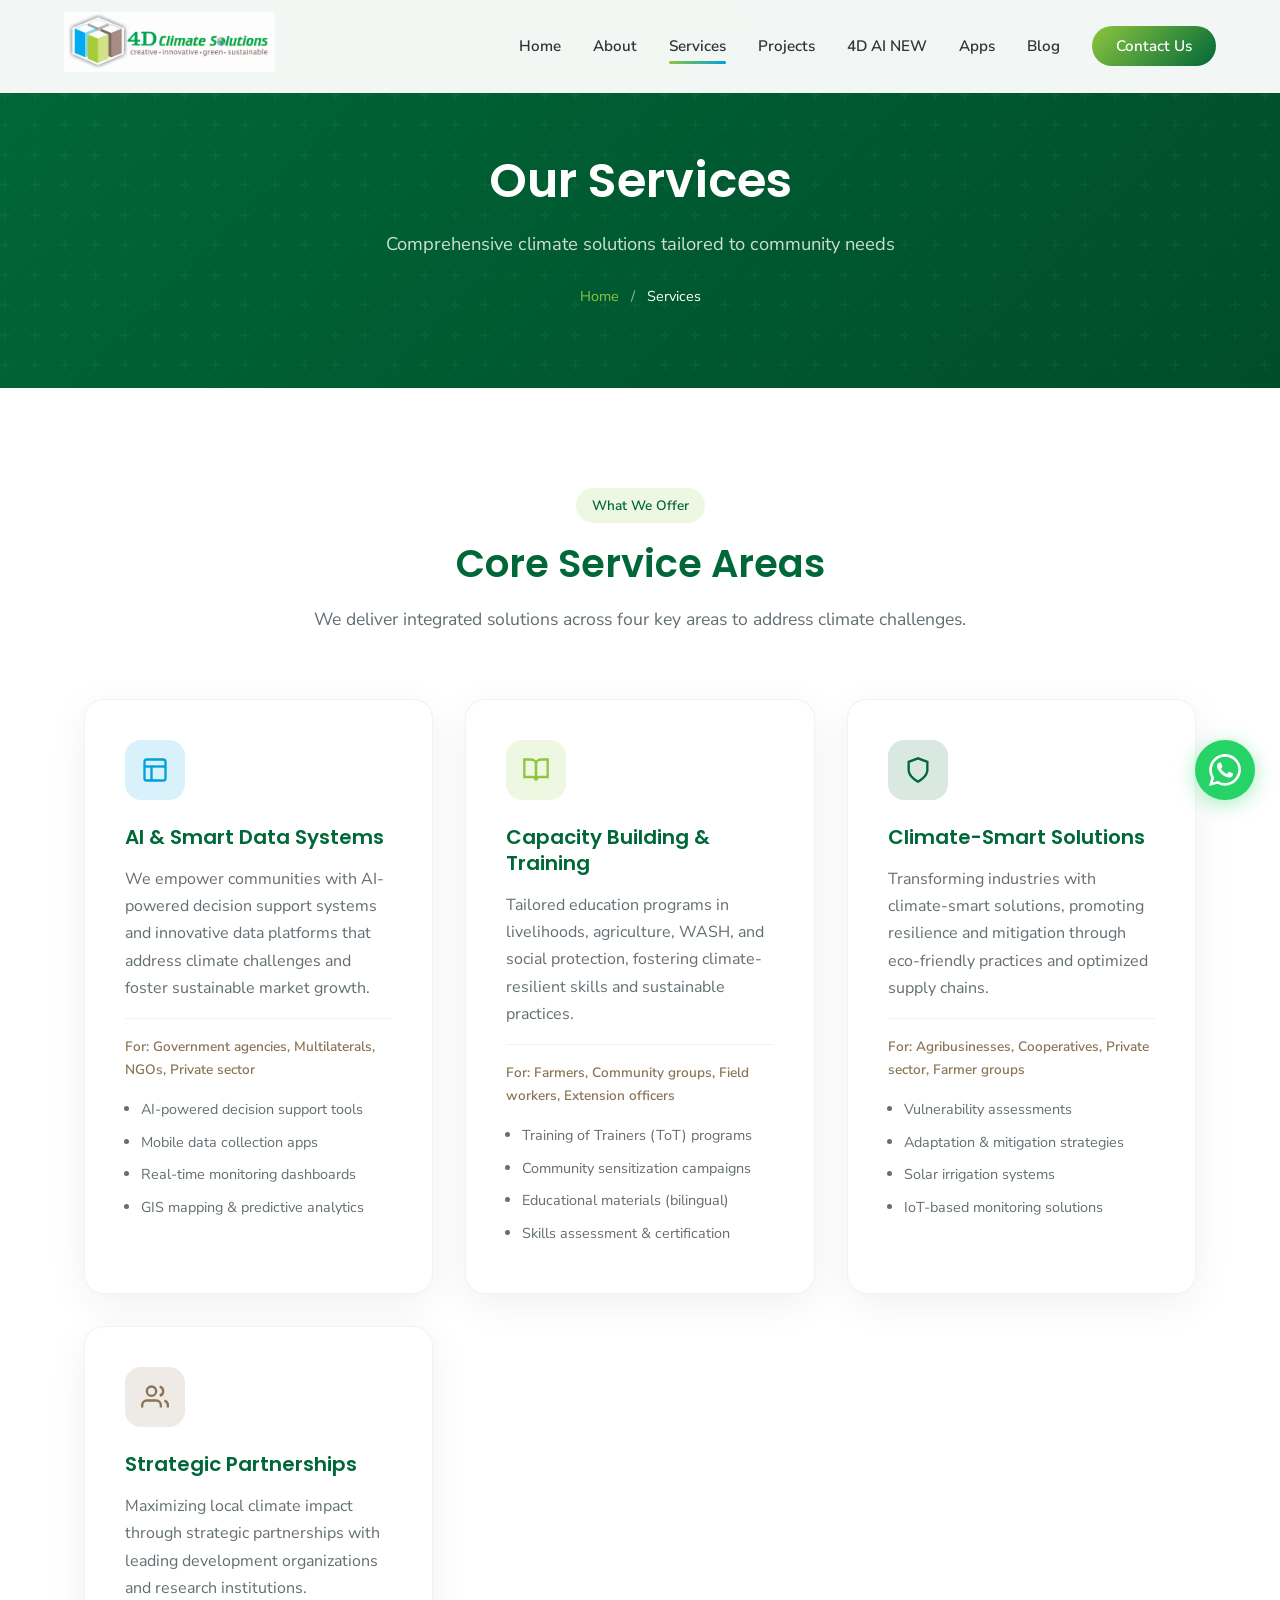
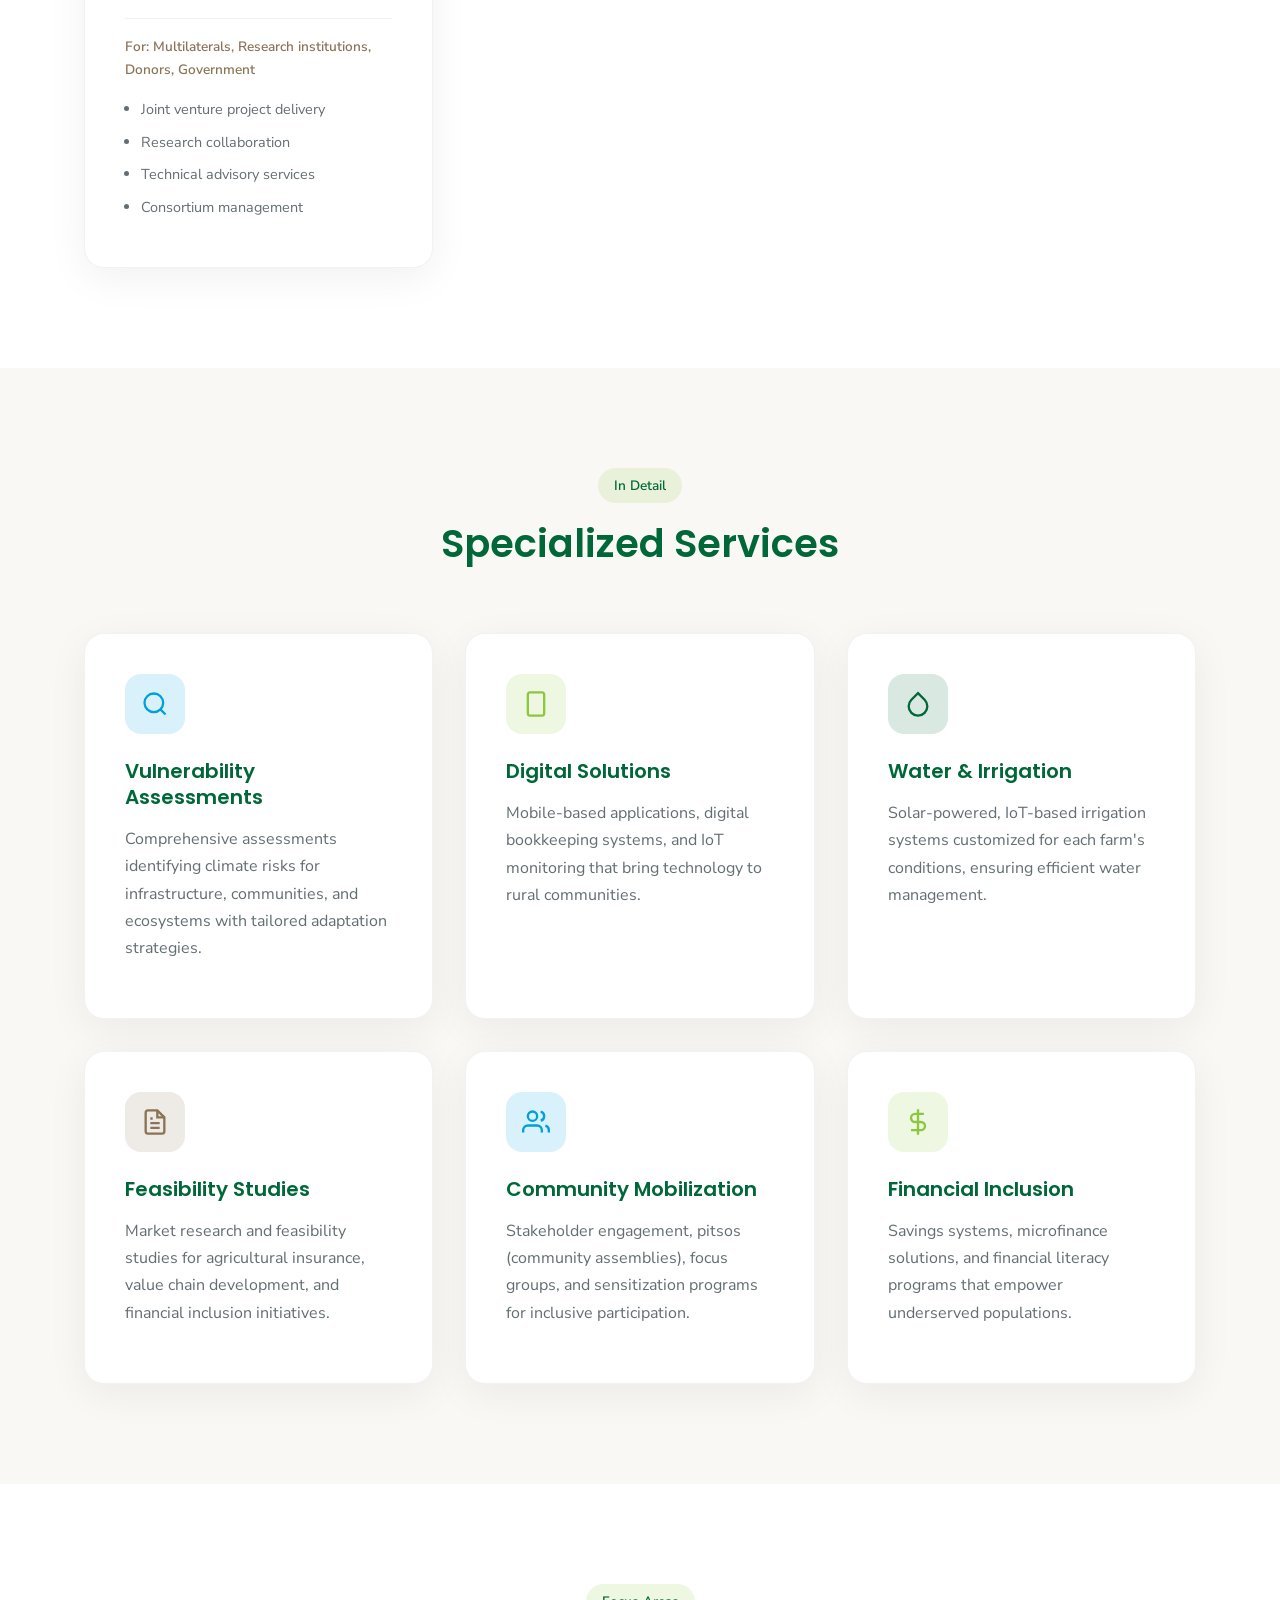
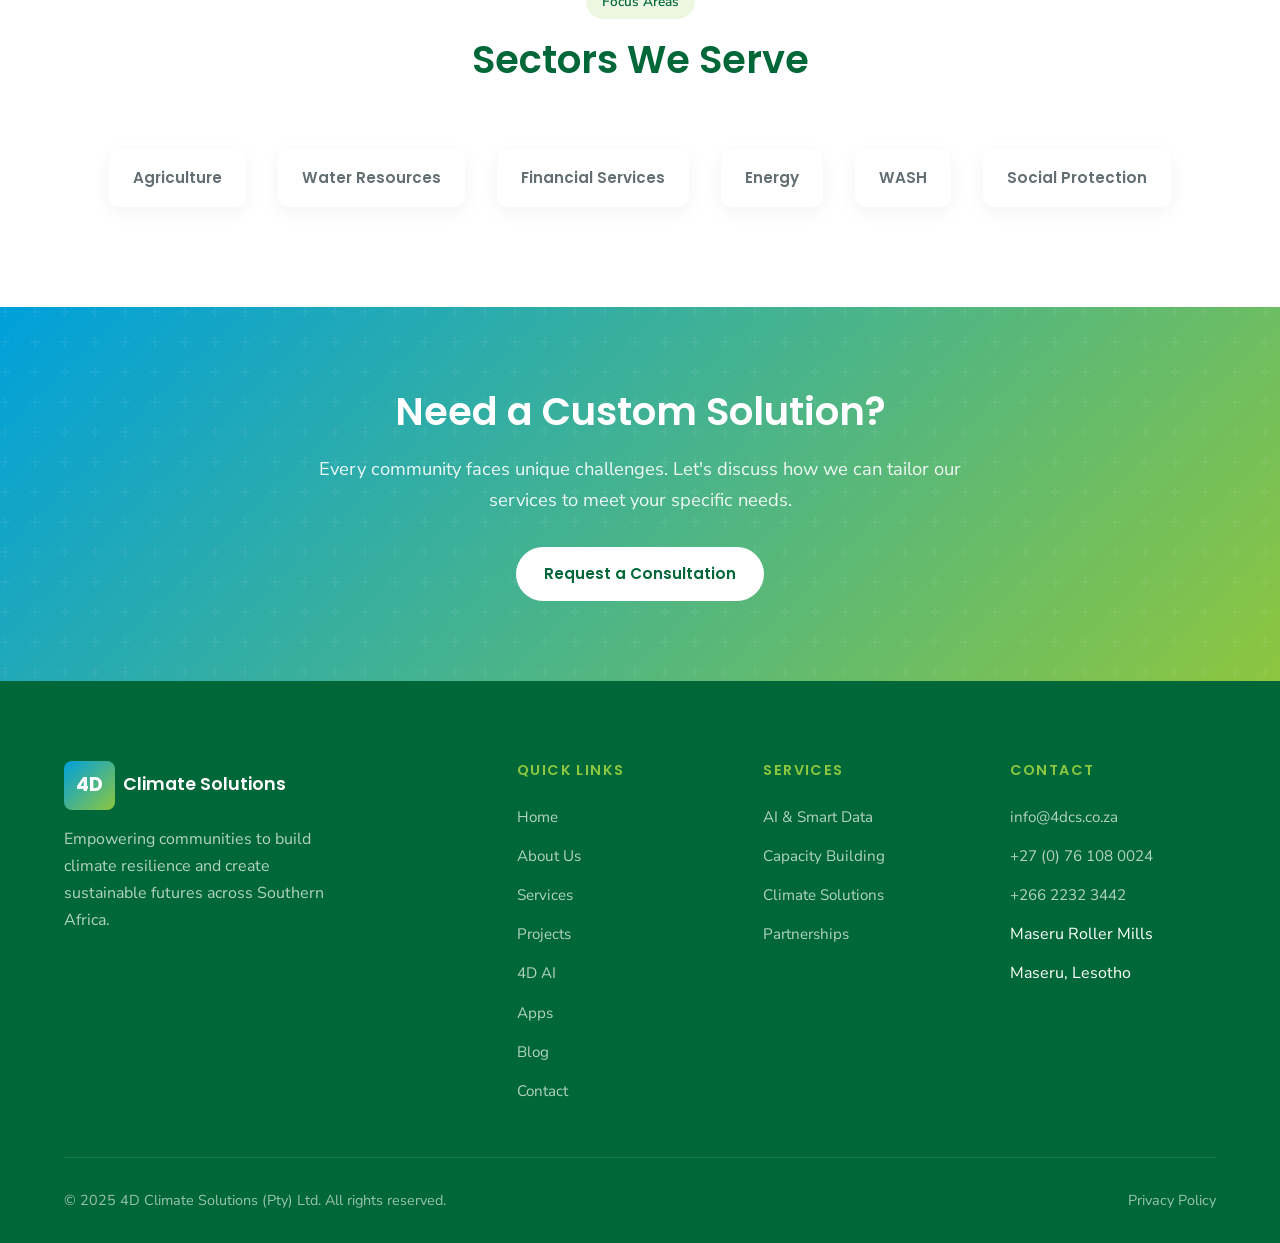
<file: services.html>
<!DOCTYPE html>
<html lang="en">
<head>
    <meta charset="UTF-8">
    <meta name="viewport" content="width=device-width, initial-scale=1.0">
    <title>Services | 4D Climate Solutions</title>
    <meta name="description" content="Explore our comprehensive climate solutions including information management, capacity building, climate-smart solutions, and strategic partnerships.">
    
    <!-- Favicon -->
    <link rel="icon" type="image/svg+xml" href="favicon.svg">
    <link rel="apple-touch-icon" href="images/logo.jpg">
    
    <!-- Google Analytics -->
    <script async src="https://www.googletagmanager.com/gtag/js?id=G-F7K0NJH8QN"></script>
    <script>
        window.dataLayer = window.dataLayer || [];
        function gtag(){dataLayer.push(arguments);}
        gtag('js', new Date());
        gtag('config', 'G-F7K0NJH8QN');
    </script>
    
    <!-- Open Graph -->
    <meta property="og:type" content="website">
    <meta property="og:url" content="https://4dcs.co.za/services.html">
    <meta property="og:title" content="Services | 4D Climate Solutions">
    <meta property="og:description" content="Creative • Innovative • Green • Sustainable. Comprehensive climate solutions.">
    <meta property="og:image" content="https://4dcs.co.za/images/og-image.jpg">
    <meta property="og:site_name" content="4D Climate Solutions">
    <meta name="twitter:card" content="summary_large_image">
    <meta name="theme-color" content="#006838">
    
    <link rel="preconnect" href="https://fonts.googleapis.com">
    <link rel="preconnect" href="https://fonts.gstatic.com" crossorigin>
    <link href="https://fonts.googleapis.com/css2?family=Nunito+Sans:wght@400;500;600;700&family=Poppins:wght@500;600;700&display=swap" rel="stylesheet">
    <link rel="stylesheet" href="styles.css">
</head>
<body>
    <!-- Navigation -->
    <nav class="navbar" aria-label="Main navigation">
        <a href="index.html" class="logo">
            <img src="images/logo.jpg" alt="4D Climate Solutions">
        </a>
                <ul class="nav-menu">
            <li><a href="index.html">Home</a></li>
            <li><a href="about.html">About</a></li>
            <li><a href="services.html" class="active">Services</a></li>
            <li><a href="projects.html">Projects</a></li>
            <li><a href="ai.html" class="nav-ai">4D AI <span class="nav-badge">NEW</span></a></li>
            <li><a href="apps.html">Apps</a></li>
            <li><a href="blog.html">Blog</a></li>
            <li><a href="contact.html" class="nav-cta">Contact Us</a></li>
        </ul>
        <div class="mobile-toggle" onclick="toggleMenu()">
            <span></span>
            <span></span>
            <span></span>
        </div>
    </nav>

    <main>
        <!-- Page Header -->
        <header class="page-header">
            <h1>Our Services</h1>
            <p>Comprehensive climate solutions tailored to community needs</p>
            <div class="breadcrumb">
                <a href="index.html">Home</a>
                <span>/</span>
                Services
            </div>
        </header>

        <!-- Main Services -->
        <section class="section section-light">
            <div class="container">
                <div class="section-header fade-up">
                    <span class="section-tag">What We Offer</span>
                    <h2>Core Service Areas</h2>
                    <p>We deliver integrated solutions across four key areas to address climate challenges.</p>
                </div>
                <div class="services-grid">
                    <div class="service-card fade-up">
                        <div class="service-icon cyan">
                            <svg viewBox="0 0 24 24" fill="none" stroke="currentColor" stroke-width="2"><rect x="3" y="3" width="18" height="18" rx="2" ry="2"/><line x1="3" y1="9" x2="21" y2="9"/><line x1="9" y1="21" x2="9" y2="9"/></svg>
                        </div>
                        <h3>AI & Smart Data Systems</h3>
                        <p>We empower communities with AI-powered decision support systems and innovative data platforms that address climate challenges and foster sustainable market growth.</p>
                        <span class="service-audience">For: Government agencies, Multilaterals, NGOs, Private sector</span>
                        <ul class="service-deliverables">
                            <li>AI-powered decision support tools</li>
                            <li>Mobile data collection apps</li>
                            <li>Real-time monitoring dashboards</li>
                            <li>GIS mapping & predictive analytics</li>
                        </ul>
                    </div>
                    <div class="service-card fade-up">
                        <div class="service-icon lime">
                            <svg viewBox="0 0 24 24" fill="none" stroke="currentColor" stroke-width="2"><path d="M2 3h6a4 4 0 0 1 4 4v14a3 3 0 0 0-3-3H2z"/><path d="M22 3h-6a4 4 0 0 0-4 4v14a3 3 0 0 1 3-3h7z"/></svg>
                        </div>
                        <h3>Capacity Building & Training</h3>
                        <p>Tailored education programs in livelihoods, agriculture, WASH, and social protection, fostering climate-resilient skills and sustainable practices.</p>
                        <span class="service-audience">For: Farmers, Community groups, Field workers, Extension officers</span>
                        <ul class="service-deliverables">
                            <li>Training of Trainers (ToT) programs</li>
                            <li>Community sensitization campaigns</li>
                            <li>Educational materials (bilingual)</li>
                            <li>Skills assessment & certification</li>
                        </ul>
                    </div>
                    <div class="service-card fade-up">
                        <div class="service-icon forest">
                            <svg viewBox="0 0 24 24" fill="none" stroke="currentColor" stroke-width="2"><path d="M12 22s8-4 8-10V5l-8-3-8 3v7c0 6 8 10 8 10z"/></svg>
                        </div>
                        <h3>Climate-Smart Solutions</h3>
                        <p>Transforming industries with climate-smart solutions, promoting resilience and mitigation through eco-friendly practices and optimized supply chains.</p>
                        <span class="service-audience">For: Agribusinesses, Cooperatives, Private sector, Farmer groups</span>
                        <ul class="service-deliverables">
                            <li>Vulnerability assessments</li>
                            <li>Adaptation & mitigation strategies</li>
                            <li>Solar irrigation systems</li>
                            <li>IoT-based monitoring solutions</li>
                        </ul>
                    </div>
                    <div class="service-card fade-up">
                        <div class="service-icon brown">
                            <svg viewBox="0 0 24 24" fill="none" stroke="currentColor" stroke-width="2"><path d="M17 21v-2a4 4 0 0 0-4-4H5a4 4 0 0 0-4 4v2"/><circle cx="9" cy="7" r="4"/><path d="M23 21v-2a4 4 0 0 0-3-3.87"/><path d="M16 3.13a4 4 0 0 1 0 7.75"/></svg>
                        </div>
                        <h3>Strategic Partnerships</h3>
                        <p>Maximizing local climate impact through strategic partnerships with leading development organizations and research institutions.</p>
                        <span class="service-audience">For: Multilaterals, Research institutions, Donors, Government</span>
                        <ul class="service-deliverables">
                            <li>Joint venture project delivery</li>
                            <li>Research collaboration</li>
                            <li>Technical advisory services</li>
                            <li>Consortium management</li>
                        </ul>
                    </div>
                </div>
            </div>
        </section>

        <!-- Detailed Services -->
        <section class="section section-gray">
            <div class="container">
                <div class="section-header fade-up">
                    <span class="section-tag">In Detail</span>
                    <h2>Specialized Services</h2>
                </div>
                <div class="services-grid">
                    <div class="service-card fade-up">
                        <div class="service-icon cyan">
                            <svg viewBox="0 0 24 24" fill="none" stroke="currentColor" stroke-width="2"><circle cx="11" cy="11" r="8"/><line x1="21" y1="21" x2="16.65" y2="16.65"/></svg>
                        </div>
                        <h3>Vulnerability Assessments</h3>
                        <p>Comprehensive assessments identifying climate risks for infrastructure, communities, and ecosystems with tailored adaptation strategies.</p>
                    </div>
                    <div class="service-card fade-up">
                        <div class="service-icon lime">
                            <svg viewBox="0 0 24 24" fill="none" stroke="currentColor" stroke-width="2"><rect x="5" y="2" width="14" height="20" rx="2" ry="2"/><line x1="12" y1="18" x2="12.01" y2="18"/></svg>
                        </div>
                        <h3>Digital Solutions</h3>
                        <p>Mobile-based applications, digital bookkeeping systems, and IoT monitoring that bring technology to rural communities.</p>
                    </div>
                    <div class="service-card fade-up">
                        <div class="service-icon forest">
                            <svg viewBox="0 0 24 24" fill="none" stroke="currentColor" stroke-width="2"><path d="M12 2.69l5.66 5.66a8 8 0 1 1-11.31 0z"/></svg>
                        </div>
                        <h3>Water & Irrigation</h3>
                        <p>Solar-powered, IoT-based irrigation systems customized for each farm's conditions, ensuring efficient water management.</p>
                    </div>
                    <div class="service-card fade-up">
                        <div class="service-icon brown">
                            <svg viewBox="0 0 24 24" fill="none" stroke="currentColor" stroke-width="2"><path d="M14 2H6a2 2 0 0 0-2 2v16a2 2 0 0 0 2 2h12a2 2 0 0 0 2-2V8z"/><polyline points="14 2 14 8 20 8"/><line x1="16" y1="13" x2="8" y2="13"/><line x1="16" y1="17" x2="8" y2="17"/><polyline points="10 9 9 9 8 9"/></svg>
                        </div>
                        <h3>Feasibility Studies</h3>
                        <p>Market research and feasibility studies for agricultural insurance, value chain development, and financial inclusion initiatives.</p>
                    </div>
                    <div class="service-card fade-up">
                        <div class="service-icon cyan">
                            <svg viewBox="0 0 24 24" fill="none" stroke="currentColor" stroke-width="2"><path d="M17 21v-2a4 4 0 0 0-4-4H5a4 4 0 0 0-4 4v2"/><circle cx="9" cy="7" r="4"/><path d="M23 21v-2a4 4 0 0 0-3-3.87"/><path d="M16 3.13a4 4 0 0 1 0 7.75"/></svg>
                        </div>
                        <h3>Community Mobilization</h3>
                        <p>Stakeholder engagement, pitsos (community assemblies), focus groups, and sensitization programs for inclusive participation.</p>
                    </div>
                    <div class="service-card fade-up">
                        <div class="service-icon lime">
                            <svg viewBox="0 0 24 24" fill="none" stroke="currentColor" stroke-width="2"><line x1="12" y1="1" x2="12" y2="23"/><path d="M17 5H9.5a3.5 3.5 0 0 0 0 7h5a3.5 3.5 0 0 1 0 7H6"/></svg>
                        </div>
                        <h3>Financial Inclusion</h3>
                        <p>Savings systems, microfinance solutions, and financial literacy programs that empower underserved populations.</p>
                    </div>
                </div>
            </div>
        </section>

        <!-- Sectors -->
        <section class="section section-light">
            <div class="container">
                <div class="section-header fade-up">
                    <span class="section-tag">Focus Areas</span>
                    <h2>Sectors We Serve</h2>
                </div>
                <div class="partners-logos fade-up">
                    <span class="partner-item">Agriculture</span>
                    <span class="partner-item">Water Resources</span>
                    <span class="partner-item">Financial Services</span>
                    <span class="partner-item">Energy</span>
                    <span class="partner-item">WASH</span>
                    <span class="partner-item">Social Protection</span>
                </div>
            </div>
        </section>

        <!-- CTA -->
        <section class="cta-section">
            <div class="cta-content fade-up">
                <h2>Need a Custom Solution?</h2>
                <p>Every community faces unique challenges. Let's discuss how we can tailor our services to meet your specific needs.</p>
                <a href="contact.html" class="btn btn-white">Request a Consultation</a>
            </div>
        </section>
    </main>

    <!-- Footer -->
    <footer class="footer">
        <div class="footer-grid">
            <div class="footer-brand">
                <div class="footer-logo">
                    <span class="footer-logo-icon">4D</span>
                    <span class="footer-logo-text">Climate Solutions</span>
                </div>
                <p>Empowering communities to build climate resilience and create sustainable futures across Southern Africa.</p>
            </div>
            <div class="footer-links">
                <h4>Quick Links</h4>
                <ul>
                    <li><a href="index.html">Home</a></li>
                    <li><a href="about.html">About Us</a></li>
                    <li><a href="services.html">Services</a></li>
                    <li><a href="projects.html">Projects</a></li>
                    <li><a href="ai.html">4D AI</a></li>
                    <li><a href="apps.html">Apps</a></li>
                    <li><a href="blog.html">Blog</a></li>
                    <li><a href="contact.html">Contact</a></li>
                </ul>
            </div>
            <div class="footer-links">
                <h4>Services</h4>
                <ul>
                    <li><a href="services.html">AI & Smart Data</a></li>
                    <li><a href="services.html">Capacity Building</a></li>
                    <li><a href="services.html">Climate Solutions</a></li>
                    <li><a href="services.html">Partnerships</a></li>
                </ul>
            </div>
            <div class="footer-links">
                <h4>Contact</h4>
                <ul>
                    <li><a href="mailto:info@4dcs.co.za">info@4dcs.co.za</a></li>
                    <li><a href="tel:+27761080024">+27 (0) 76 108 0024</a></li>
                    <li><a href="tel:+26622323442">+266 2232 3442</a></li>
                    <li>Maseru Roller Mills</li>
                    
                    <li>Maseru, Lesotho</li>
                </ul>
            </div>
        </div>
        <div class="footer-bottom">
            <span>&copy; 2025 4D Climate Solutions (Pty) Ltd. All rights reserved.</span>
            <a href="privacy.html">Privacy Policy</a>
        </div>
    </footer>

    <button id="back-to-top" aria-label="Back to top">
        <svg viewBox="0 0 24 24" fill="none" stroke="currentColor" stroke-width="2"><polyline points="18 15 12 9 6 15"/></svg>
    </button>    <!-- WhatsApp Floating Button -->
    <a href="https://wa.me/27761080024?text=Hello%204D%20Climate%20Solutions%2C%20I%27d%20like%20to%20inquire%20about%20your%20services." 
       class="whatsapp-float" 
       target="_blank" 
       rel="noopener noreferrer"
       aria-label="Chat on WhatsApp">
        <svg viewBox="0 0 24 24" fill="currentColor">
            <path d="M17.472 14.382c-.297-.149-1.758-.867-2.03-.967-.273-.099-.471-.148-.67.15-.197.297-.767.966-.94 1.164-.173.199-.347.223-.644.075-.297-.15-1.255-.463-2.39-1.475-.883-.788-1.48-1.761-1.653-2.059-.173-.297-.018-.458.13-.606.134-.133.298-.347.446-.52.149-.174.198-.298.298-.497.099-.198.05-.371-.025-.52-.075-.149-.669-1.612-.916-2.207-.242-.579-.487-.5-.669-.51-.173-.008-.371-.01-.57-.01-.198 0-.52.074-.792.372-.272.297-1.04 1.016-1.04 2.479 0 1.462 1.065 2.875 1.213 3.074.149.198 2.096 3.2 5.077 4.487.709.306 1.262.489 1.694.625.712.227 1.36.195 1.871.118.571-.085 1.758-.719 2.006-1.413.248-.694.248-1.289.173-1.413-.074-.124-.272-.198-.57-.347m-5.421 7.403h-.004a9.87 9.87 0 01-5.031-1.378l-.361-.214-3.741.982.998-3.648-.235-.374a9.86 9.86 0 01-1.51-5.26c.001-5.45 4.436-9.884 9.888-9.884 2.64 0 5.122 1.03 6.988 2.898a9.825 9.825 0 012.893 6.994c-.003 5.45-4.437 9.884-9.885 9.884m8.413-18.297A11.815 11.815 0 0012.05 0C5.495 0 .16 5.335.157 11.892c0 2.096.547 4.142 1.588 5.945L.057 24l6.305-1.654a11.882 11.882 0 005.683 1.448h.005c6.554 0 11.89-5.335 11.893-11.893a11.821 11.821 0 00-3.48-8.413z"/>
        </svg
</file>
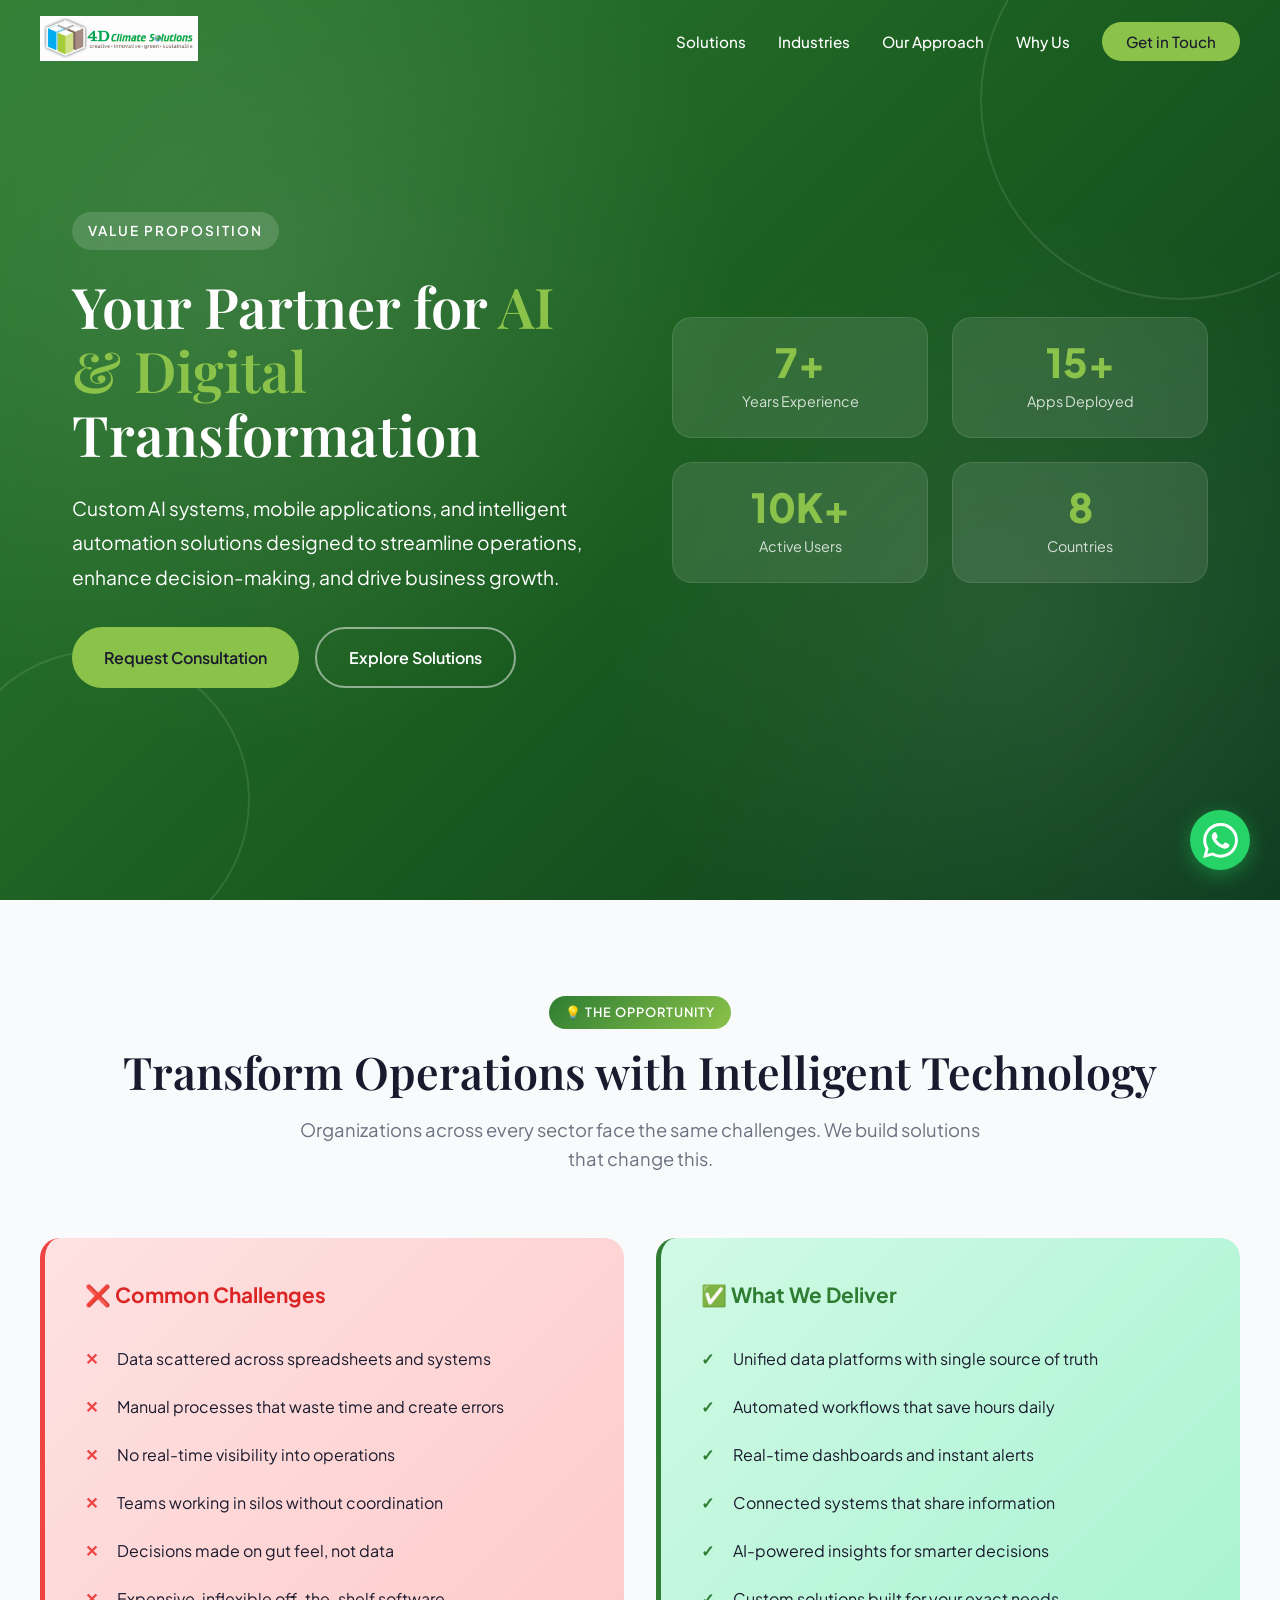
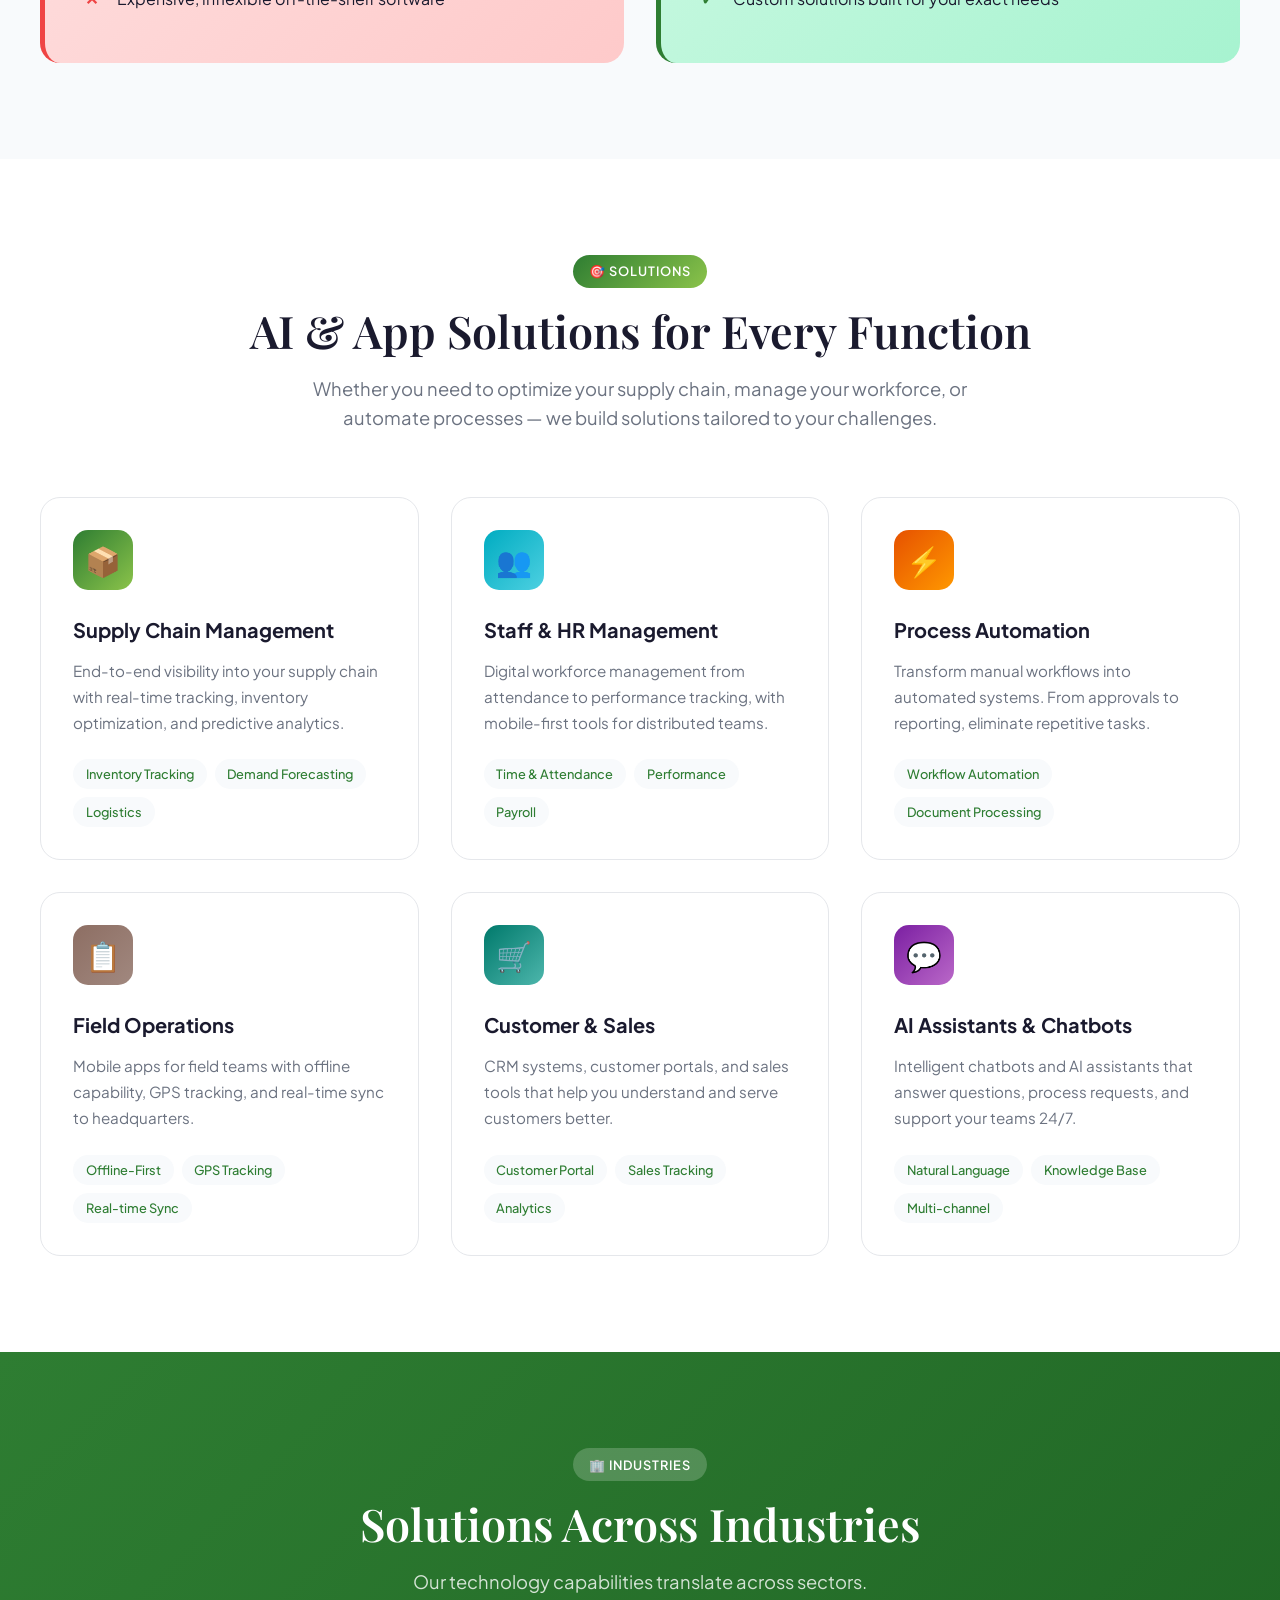
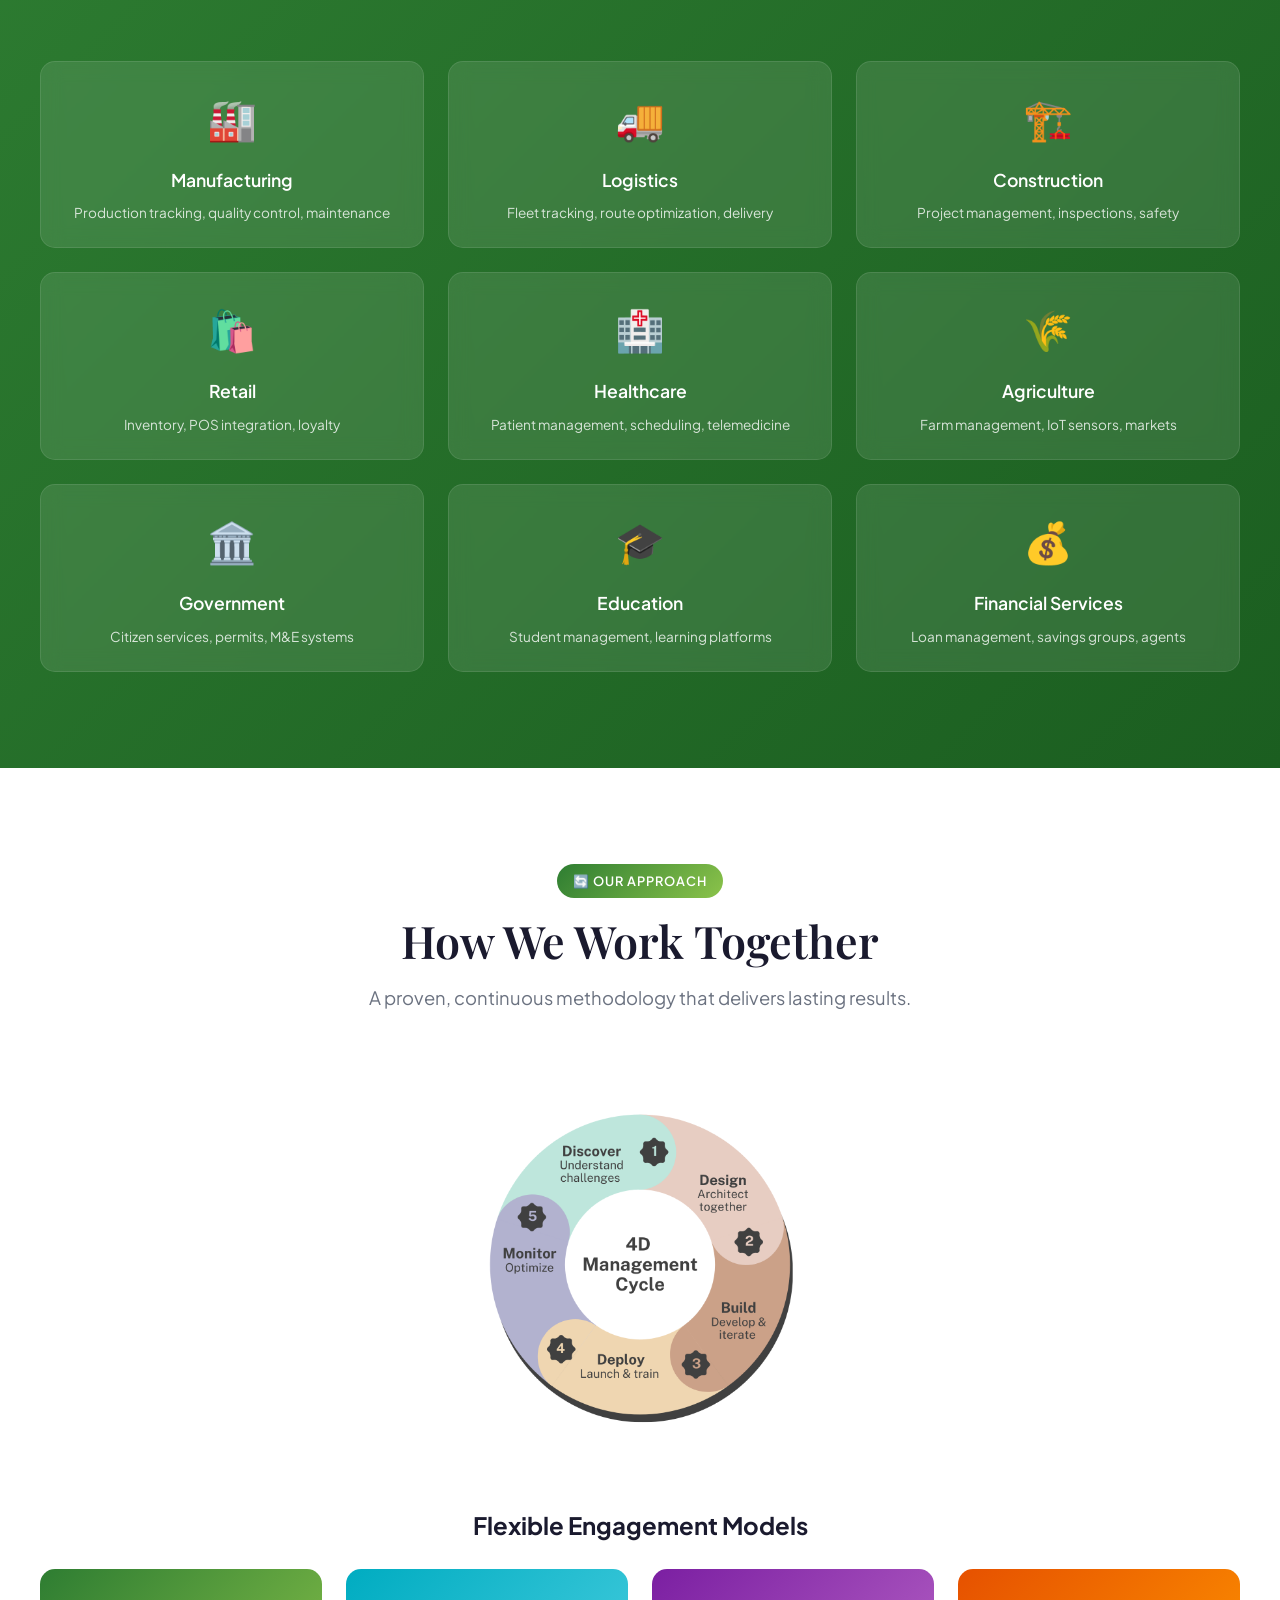
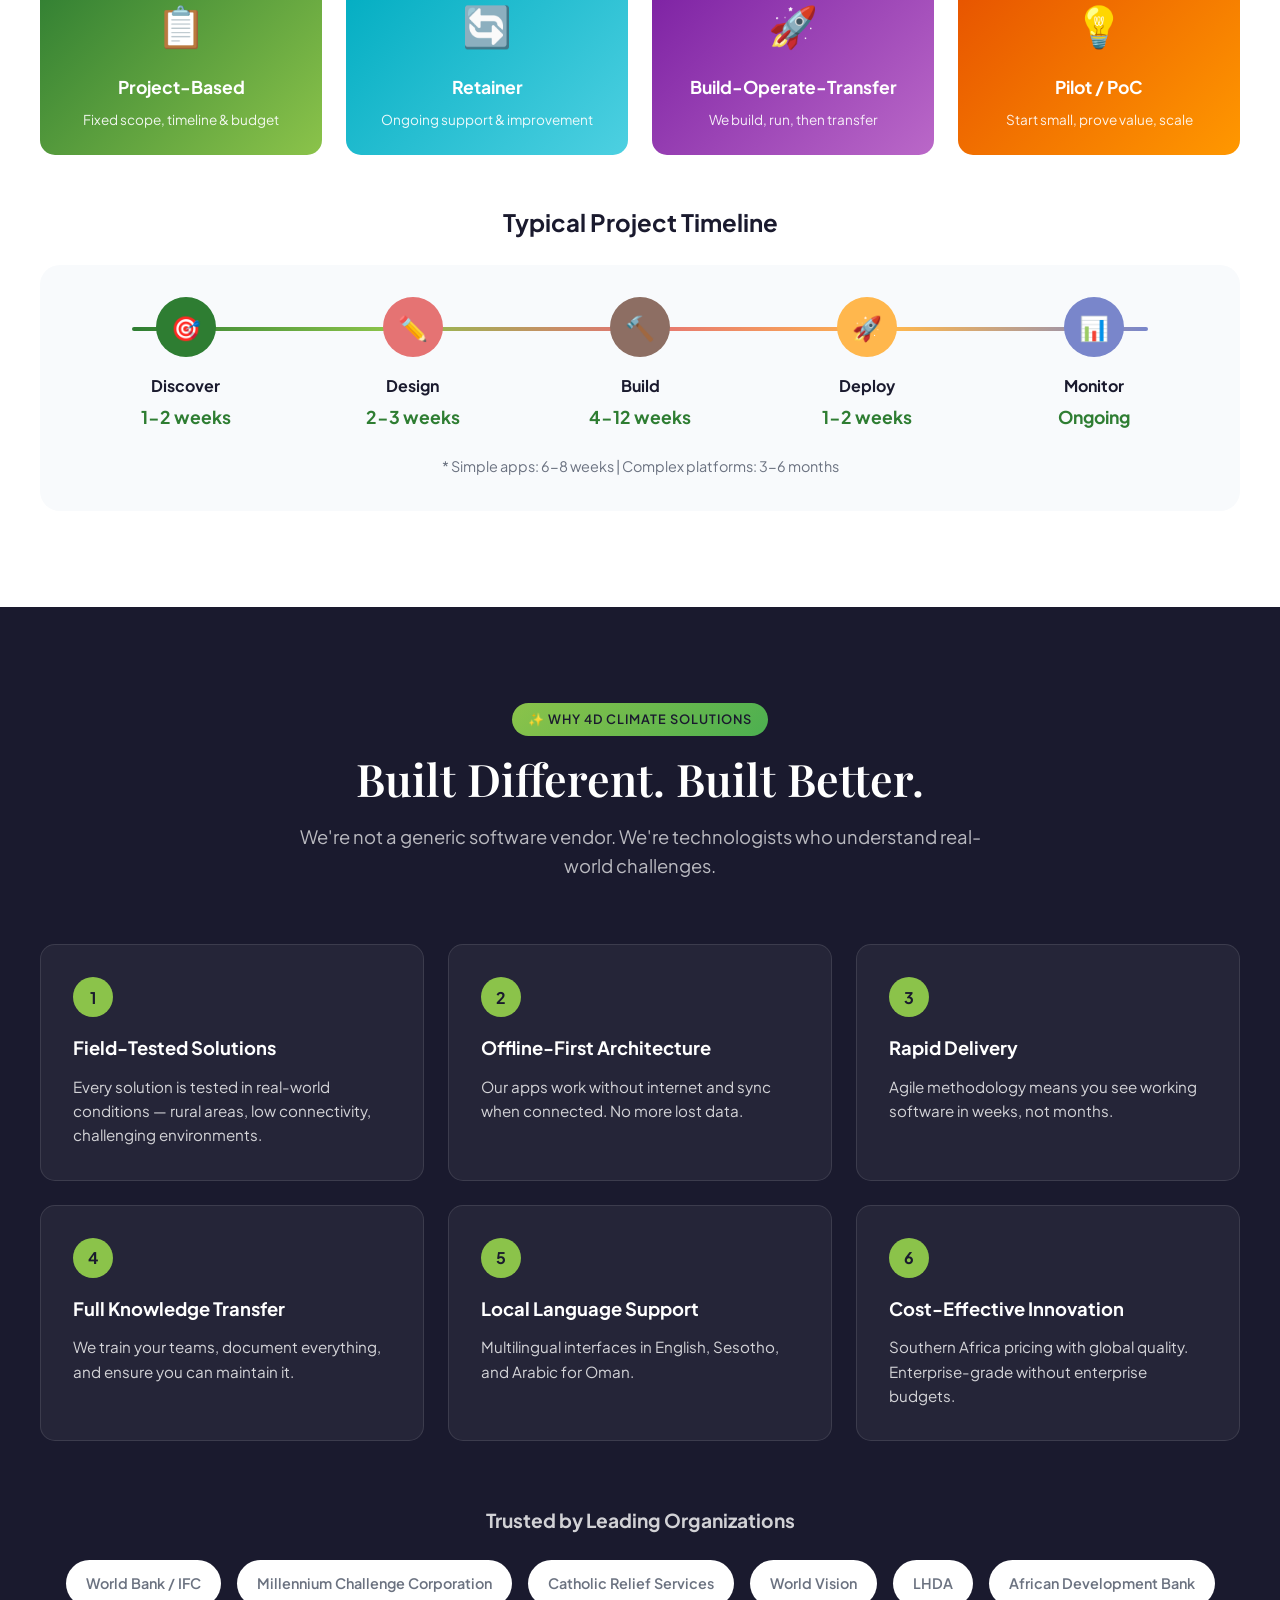
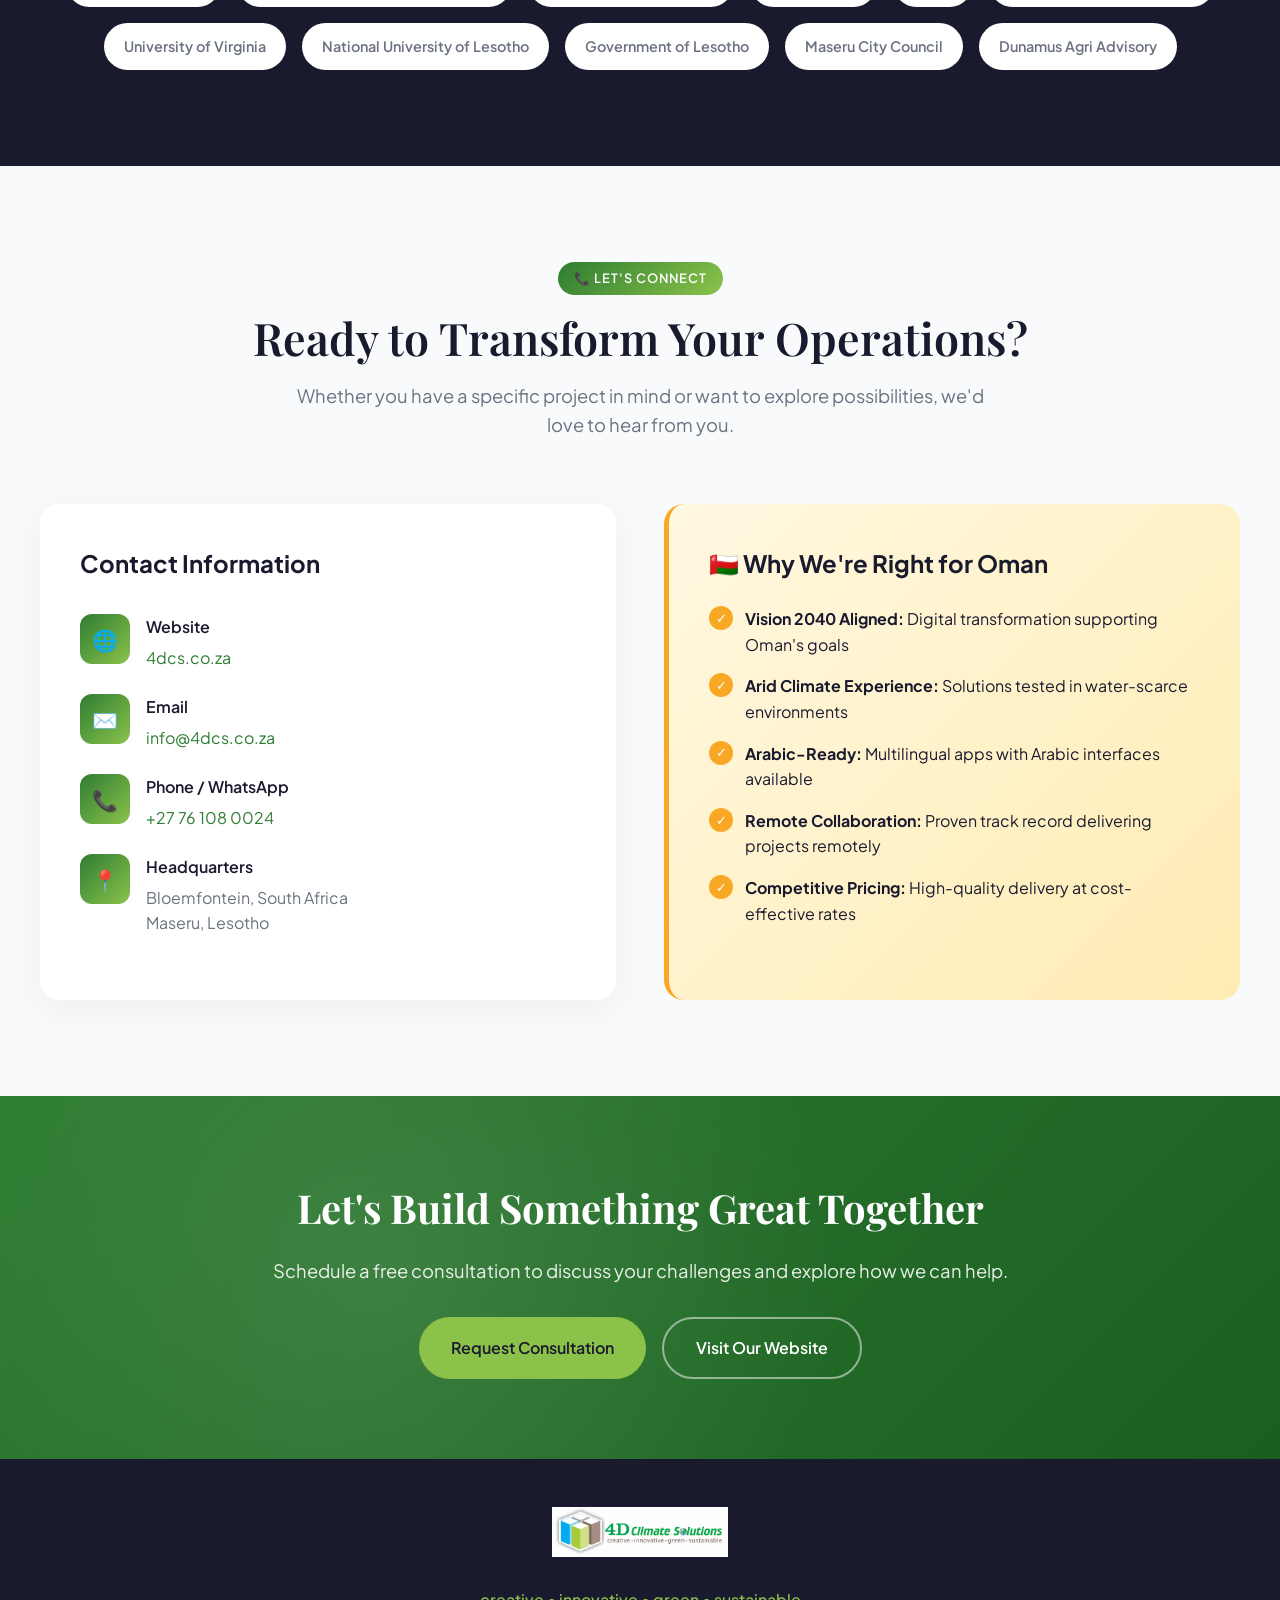
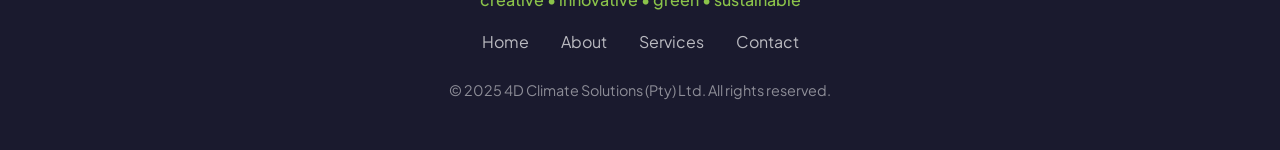
<file: value-proposition.html>
<!DOCTYPE html>
<html lang="en">
<head>
    <meta charset="UTF-8">
    <meta name="viewport" content="width=device-width, initial-scale=1.0">
    <title>4D Climate Solutions | AI & Digital Transformation Partner</title>
    <meta name="description" content="Custom AI systems, mobile applications, and intelligent automation solutions by 4D Climate Solutions.">
    <meta property="og:title" content="4D Climate Solutions - AI & Digital Transformation Partner">
    <meta property="og:description" content="Custom AI systems, mobile apps, and intelligent automation solutions designed to streamline operations and drive business growth.">
    <link rel="preconnect" href="https://fonts.googleapis.com">
    <link rel="preconnect" href="https://fonts.gstatic.com" crossorigin>
    <link href="https://fonts.googleapis.com/css2?family=Plus+Jakarta+Sans:wght@300;400;500;600;700;800&family=Playfair+Display:wght@400;500;600;700&display=swap" rel="stylesheet">
    <style>
        :root {
            --primary: #2E7D32;
            --primary-light: #4CAF50;
            --primary-dark: #1B5E20;
            --accent: #8BC34A;
            --blue: #00ACC1;
            --brown: #8D6E63;
            --dark: #1A1A2E;
            --gray: #6B7280;
            --light: #F8FAFC;
            --white: #FFFFFF;
        }
        * { margin: 0; padding: 0; box-sizing: border-box; }
        html { scroll-behavior: smooth; }
        body { font-family: 'Plus Jakarta Sans', sans-serif; color: var(--dark); line-height: 1.6; overflow-x: hidden; }

        @keyframes fadeInUp { from { opacity: 0; transform: translateY(40px); } to { opacity: 1; transform: translateY(0); } }
        @keyframes pulse { 0%, 100% { transform: scale(1); } 50% { transform: scale(1.05); } }
        @keyframes float { 0%, 100% { transform: translateY(0); } 50% { transform: translateY(-10px); } }

        .animate-on-scroll { opacity: 0; transform: translateY(40px); transition: all 0.8s cubic-bezier(0.4, 0, 0.2, 1); }
        .animate-on-scroll.visible { opacity: 1; transform: translateY(0); }

        .nav { position: fixed; top: 0; left: 0; right: 0; z-index: 1000; padding: 1rem 2rem; transition: all 0.3s ease; }
        .nav.scrolled { background: rgba(255, 255, 255, 0.95); backdrop-filter: blur(10px); box-shadow: 0 2px 20px rgba(0, 0, 0, 0.1); }
        .nav-container { max-width: 1200px; margin: 0 auto; display: flex; justify-content: space-between; align-items: center; }
        .nav-logo img { height: 45px; }
        .nav-links { display: flex; gap: 2rem; list-style: none; }
        .nav-links a { text-decoration: none; color: var(--white); font-weight: 500; font-size: 0.95rem; transition: all 0.3s ease; }
        .nav.scrolled .nav-links a { color: var(--dark); }
        .nav-links a:hover { color: var(--accent); }
        .nav-cta { background: var(--accent); color: var(--dark) !important; padding: 0.6rem 1.5rem; border-radius: 50px; font-weight: 600; }
        .nav-cta:hover { background: var(--white) !important; }
        .mobile-menu-btn { display: none; background: none; border: none; cursor: pointer; padding: 0.5rem; }
        .mobile-menu-btn span { display: block; width: 25px; height: 3px; background: var(--white); margin: 5px 0; transition: all 0.3s ease; }
        .nav.scrolled .mobile-menu-btn span { background: var(--dark); }

        .hero { min-height: 100vh; background: linear-gradient(135deg, var(--primary) 0%, var(--primary-dark) 50%, #0D3B1F 100%); display: flex; align-items: center; position: relative; overflow: hidden; }
        .hero-bg-pattern { position: absolute; top: 0; left: 0; right: 0; bottom: 0; background-image: radial-gradient(circle at 20% 30%, rgba(255,255,255,0.1) 0%, transparent 40%), radial-gradient(circle at 80% 70%, rgba(255,255,255,0.08) 0%, transparent 35%); animation: pulse 8s ease-in-out infinite; }
        .hero-shapes { position: absolute; top: 0; left: 0; right: 0; bottom: 0; overflow: hidden; }
        .hero-shape { position: absolute; border: 2px solid rgba(255,255,255,0.1); border-radius: 50%; }
        .hero-shape-1 { width: 400px; height: 400px; top: -100px; right: -100px; animation: float 6s ease-in-out infinite; }
        .hero-shape-2 { width: 300px; height: 300px; bottom: -50px; left: -50px; animation: float 8s ease-in-out infinite reverse; }
        .hero-container { max-width: 1200px; margin: 0 auto; padding: 0 2rem; display: grid; grid-template-columns: 1fr 1fr; gap: 4rem; align-items: center; position: relative; z-index: 1; }
        .hero-content { color: var(--white); }
        .hero-eyebrow { display: inline-block; background: rgba(255,255,255,0.15); padding: 0.5rem 1rem; border-radius: 50px; font-size: 0.85rem; font-weight: 600; letter-spacing: 2px; text-transform: uppercase; margin-bottom: 1.5rem; animation: fadeInUp 0.8s ease forwards; }
        .hero-title { font-family: 'Playfair Display', serif; font-size: 3.5rem; font-weight: 600; line-height: 1.15; margin-bottom: 1.5rem; animation: fadeInUp 0.8s ease 0.2s forwards; opacity: 0; }
        .hero-title span { color: var(--accent); }
        .hero-description { font-size: 1.2rem; opacity: 0.9; margin-bottom: 2rem; line-height: 1.8; animation: fadeInUp 0.8s ease 0.4s forwards; opacity: 0; }
        .hero-buttons { display: flex; gap: 1rem; animation: fadeInUp 0.8s ease 0.6s forwards; opacity: 0; }
        .btn { display: inline-flex; align-items: center; gap: 0.5rem; padding: 1rem 2rem; border-radius: 50px; font-weight: 600; text-decoration: none; transition: all 0.3s ease; cursor: pointer; border: none; font-size: 1rem; }
        .btn-primary { background: var(--accent); color: var(--dark); }
        .btn-primary:hover { background: var(--white); transform: translateY(-3px); box-shadow: 0 10px 30px rgba(0,0,0,0.2); }
        .btn-outline { background: transparent; color: var(--white); border: 2px solid rgba(255,255,255,0.5); }
        .btn-outline:hover { background: var(--white); color: var(--primary); border-color: var(--white); }
        .hero-stats { display: grid; grid-template-columns: repeat(2, 1fr); gap: 1.5rem; animation: fadeInUp 1s ease 0.8s forwards; opacity: 0; }
        .hero-stat { background: rgba(255,255,255,0.1); backdrop-filter: blur(10px); border-radius: 20px; padding: 1.5rem; text-align: center; border: 1px solid rgba(255,255,255,0.1); transition: all 0.3s ease; }
        .hero-stat:hover { transform: translateY(-5px); background: rgba(255,255,255,0.15); }
        .hero-stat-number { font-size: 2.5rem; font-weight: 800; color: var(--accent); line-height: 1; }
        .hero-stat-label { font-size: 0.9rem; color: rgba(255,255,255,0.8); margin-top: 0.5rem; }

        .section { padding: 6rem 2rem; }
        .section-light { background: var(--light); }
        .section-dark { background: var(--dark); color: var(--white); }
        .section-green { background: linear-gradient(135deg, var(--primary) 0%, var(--primary-dark) 100%); color: var(--white); }
        .container { max-width: 1200px; margin: 0 auto; }
        .section-header { text-align: center; margin-bottom: 4rem; }
        .section-tag { display: inline-block; background: linear-gradient(135deg, var(--primary) 0%, var(--accent) 100%); color: var(--white); padding: 0.4rem 1rem; border-radius: 50px; font-size: 0.8rem; font-weight: 600; letter-spacing: 1px; text-transform: uppercase; margin-bottom: 1rem; }
        .section-dark .section-tag { background: linear-gradient(135deg, var(--accent) 0%, var(--primary-light) 100%); color: var(--dark); }
        .section-title { font-family: 'Playfair Display', serif; font-size: 2.8rem; font-weight: 600; margin-bottom: 1rem; line-height: 1.2; }
        .section-subtitle { font-size: 1.15rem; color: var(--gray); max-width: 700px; margin: 0 auto; }
        .section-dark .section-subtitle { color: rgba(255,255,255,0.7); }

        .problem-solution-grid { display: grid; grid-template-columns: 1fr 1fr; gap: 2rem; }
        .problem-box, .solution-box { padding: 2.5rem; border-radius: 20px; }
        .problem-box { background: linear-gradient(135deg, #FEE2E2 0%, #FECACA 100%); border-left: 5px solid #EF4444; }
        .solution-box { background: linear-gradient(135deg, #D1FAE5 0%, #A7F3D0 100%); border-left: 5px solid var(--primary); }
        .problem-box h3, .solution-box h3 { font-size: 1.3rem; font-weight: 700; margin-bottom: 1.5rem; }
        .problem-box h3 { color: #DC2626; }
        .solution-box h3 { color: var(--primary); }
        .problem-box ul, .solution-box ul { list-style: none; }
        .problem-box li, .solution-box li { padding: 0.7rem 0; padding-left: 2rem; position: relative; font-size: 1rem; }
        .problem-box li::before { content: '✕'; position: absolute; left: 0; color: #EF4444; font-weight: bold; }
        .solution-box li::before { content: '✓'; position: absolute; left: 0; color: var(--primary); font-weight: bold; }

        .services-grid { display: grid; grid-template-columns: repeat(3, 1fr); gap: 2rem; }
        .service-card { background: var(--white); border-radius: 20px; padding: 2rem; transition: all 0.4s cubic-bezier(0.4, 0, 0.2, 1); border: 1px solid #E5E7EB; position: relative; overflow: hidden; }
        .service-card::before { content: ''; position: absolute; top: 0; left: 0; right: 0; height: 4px; background: linear-gradient(90deg, var(--primary), var(--accent)); transform: scaleX(0); transition: transform 0.4s ease; }
        .service-card:hover { transform: translateY(-10px); box-shadow: 0 20px 40px rgba(0,0,0,0.1); }
        .service-card:hover::before { transform: scaleX(1); }
        .service-icon { width: 60px; height: 60px; border-radius: 15px; display: flex; align-items: center; justify-content: center; font-size: 1.8rem; margin-bottom: 1.5rem; }
        .service-icon.green { background: linear-gradient(135deg, var(--primary) 0%, var(--accent) 100%); }
        .service-icon.blue { background: linear-gradient(135deg, var(--blue) 0%, #4DD0E1 100%); }
        .service-icon.brown { background: linear-gradient(135deg, var(--brown) 0%, #A1887F 100%); }
        .service-icon.purple { background: linear-gradient(135deg, #7B1FA2 0%, #BA68C8 100%); }
        .service-icon.orange { background: linear-gradient(135deg, #E65100 0%, #FF9800 100%); }
        .service-icon.teal { background: linear-gradient(135deg, #00796B 0%, #4DB6AC 100%); }
        .service-card h3 { font-size: 1.25rem; font-weight: 700; margin-bottom: 0.75rem; color: var(--dark); }
        .service-card p { color: var(--gray); font-size: 0.95rem; margin-bottom: 1.5rem; line-height: 1.7; }
        .service-tags { display: flex; flex-wrap: wrap; gap: 0.5rem; }
        .service-tag { background: var(--light); color: var(--primary); padding: 0.3rem 0.8rem; border-radius: 50px; font-size: 0.8rem; font-weight: 500; }

        .industries-grid { display: grid; grid-template-columns: repeat(3, 1fr); gap: 1.5rem; }
        .industry-card { background: rgba(255,255,255,0.1); backdrop-filter: blur(10px); border: 1px solid rgba(255,255,255,0.1); border-radius: 15px; padding: 1.5rem; text-align: center; transition: all 0.3s ease; }
        .industry-card:hover { background: rgba(255,255,255,0.15); transform: translateY(-5px); }
        .industry-icon { font-size: 2.5rem; margin-bottom: 1rem; }
        .industry-card h4 { font-size: 1.1rem; font-weight: 600; margin-bottom: 0.5rem; }
        .industry-card p { font-size: 0.85rem; opacity: 0.8; }

        .cycle-section { text-align: center; }
        .cycle-image { max-width: 500px; margin: 0 auto 3rem; animation: float 4s ease-in-out infinite; }
        .cycle-image img { width: 100%; height: auto; }

        .engagement-grid { display: grid; grid-template-columns: repeat(4, 1fr); gap: 1.5rem; margin-bottom: 3rem; }
        .engagement-card { background: linear-gradient(135deg, var(--primary) 0%, var(--accent) 100%); border-radius: 15px; padding: 1.5rem; text-align: center; color: var(--white); transition: all 0.3s ease; }
        .engagement-card:nth-child(2) { background: linear-gradient(135deg, var(--blue) 0%, #4DD0E1 100%); }
        .engagement-card:nth-child(3) { background: linear-gradient(135deg, #7B1FA2 0%, #BA68C8 100%); }
        .engagement-card:nth-child(4) { background: linear-gradient(135deg, #E65100 0%, #FF9800 100%); }
        .engagement-card:hover { transform: translateY(-8px) scale(1.02); box-shadow: 0 15px 30px rgba(0,0,0,0.2); }
        .engagement-icon { font-size: 2.5rem; margin-bottom: 1rem; }
        .engagement-card h4 { font-size: 1.1rem; font-weight: 700; margin-bottom: 0.5rem; }
        .engagement-card p { font-size: 0.85rem; opacity: 0.9; }

        .timeline-container { background: var(--light); border-radius: 20px; padding: 2rem; }
        .timeline { display: flex; align-items: center; justify-content: space-between; position: relative; }
        .timeline::before { content: ''; position: absolute; top: 30px; left: 60px; right: 60px; height: 4px; background: linear-gradient(90deg, var(--primary), var(--accent), #E57373, #FFB74D, #7986CB); border-radius: 2px; }
        .timeline-item { text-align: center; position: relative; z-index: 1; flex: 1; }
        .timeline-dot { width: 60px; height: 60px; border-radius: 50%; display: flex; align-items: center; justify-content: center; margin: 0 auto 1rem; font-size: 1.5rem; color: var(--white); transition: all 0.3s ease; }
        .timeline-item:hover .timeline-dot { transform: scale(1.15); }
        .timeline-item:nth-child(1) .timeline-dot { background: var(--primary); }
        .timeline-item:nth-child(2) .timeline-dot { background: #E57373; }
        .timeline-item:nth-child(3) .timeline-dot { background: var(--brown); }
        .timeline-item:nth-child(4) .timeline-dot { background: #FFB74D; }
        .timeline-item:nth-child(5) .timeline-dot { background: #7986CB; }
        .timeline-label { font-weight: 700; color: var(--dark); margin-bottom: 0.3rem; }
        .timeline-duration { font-size: 1.1rem; font-weight: 700; color: var(--primary); }
        .timeline-note { text-align: center; margin-top: 1.5rem; color: var(--gray); font-size: 0.9rem; }

        .diff-grid { display: grid; grid-template-columns: repeat(3, 1fr); gap: 1.5rem; }
        .diff-card { background: rgba(255,255,255,0.05); border: 1px solid rgba(255,255,255,0.1); border-radius: 15px; padding: 2rem; transition: all 0.3s ease; }
        .diff-card:hover { background: rgba(255,255,255,0.1); transform: translateY(-5px); }
        .diff-number { width: 40px; height: 40px; background: var(--accent); border-radius: 50%; display: flex; align-items: center; justify-content: center; font-weight: 700; color: var(--dark); margin-bottom: 1rem; }
        .diff-card h4 { font-size: 1.15rem; font-weight: 700; margin-bottom: 0.75rem; }
        .diff-card p { font-size: 0.95rem; opacity: 0.8; line-height: 1.6; }

        .partners-grid { display: flex; flex-wrap: wrap; justify-content: center; gap: 1rem; }
        .partner-badge { background: var(--white); color: var(--gray); padding: 0.75rem 1.25rem; border-radius: 50px; font-size: 0.9rem; font-weight: 600; transition: all 0.3s ease; }
        .partner-badge:hover { background: var(--accent); color: var(--dark); transform: translateY(-3px); }

        .contact-grid { display: grid; grid-template-columns: 1fr 1fr; gap: 3rem; }
        .contact-info { background: var(--white); border-radius: 20px; padding: 2.5rem; box-shadow: 0 10px 40px rgba(0,0,0,0.05); }
        .contact-info h3 { font-size: 1.5rem; font-weight: 700; margin-bottom: 2rem; color: var(--dark); }
        .contact-item { display: flex; align-items: flex-start; gap: 1rem; margin-bottom: 1.5rem; }
        .contact-icon { width: 50px; height: 50px; background: linear-gradient(135deg, var(--primary) 0%, var(--accent) 100%); border-radius: 12px; display: flex; align-items: center; justify-content: center; font-size: 1.3rem; flex-shrink: 0; }
        .contact-text h4 { font-weight: 600; color: var(--dark); margin-bottom: 0.3rem; }
        .contact-text p { color: var(--gray); }
        .contact-text a { color: var(--primary); text-decoration: none; }
        .contact-text a:hover { text-decoration: underline; }
        .oman-box { background: linear-gradient(135deg, #FFF8E1 0%, #FFECB3 100%); border-left: 5px solid #F9A825; border-radius: 20px; padding: 2.5rem; }
        .oman-box h3 { font-size: 1.5rem; font-weight: 700; margin-bottom: 1.5rem; color: var(--dark); }
        .oman-item { display: flex; align-items: flex-start; gap: 0.75rem; margin-bottom: 1rem; }
        .oman-bullet { width: 24px; height: 24px; background: #F9A825; border-radius: 50%; display: flex; align-items: center; justify-content: center; color: var(--white); font-size: 0.8rem; flex-shrink: 0; }
        .oman-item p { color: var(--dark); line-height: 1.6; }

        .cta-section { background: linear-gradient(135deg, var(--primary) 0%, var(--primary-dark) 100%); text-align: center; padding: 5rem 2rem; position: relative; overflow: hidden; }
        .cta-section::before { content: ''; position: absolute; top: 0; left: 0; right: 0; bottom: 0; background: radial-gradient(circle at 30% 50%, rgba(255,255,255,0.1) 0%, transparent 50%); }
        .cta-content { position: relative; z-index: 1; }
        .cta-title { font-family: 'Playfair Display', serif; font-size: 2.5rem; color: var(--white); margin-bottom: 1rem; }
        .cta-subtitle { font-size: 1.15rem; color: rgba(255,255,255,0.9); margin-bottom: 2rem; }
        .cta-buttons { display: flex; justify-content: center; gap: 1rem; }

        .footer { background: var(--dark); color: var(--white); padding: 3rem 2rem; text-align: center; }
        .footer-logo { margin-bottom: 1.5rem; }
        .footer-logo img { height: 50px; }
        .footer-tagline { color: var(--accent); font-weight: 500; margin-bottom: 1rem; }
        .footer-links { display: flex; justify-content: center; gap: 2rem; margin-bottom: 1.5rem; }
        .footer-links a { color: rgba(255,255,255,0.7); text-decoration: none; transition: color 0.3s ease; }
        .footer-links a:hover { color: var(--accent); }
        .footer-copy { color: rgba(255,255,255,0.5); font-size: 0.9rem; }

        .whatsapp-float { position: fixed; bottom: 30px; right: 30px; width: 60px; height: 60px; background: #25D366; border-radius: 50%; display: flex; align-items: center; justify-content: center; box-shadow: 0 5px 20px rgba(37, 211, 102, 0.4); z-index: 999; transition: all 0.3s ease; text-decoration: none; }
        .whatsapp-float:hover { transform: scale(1.1); box-shadow: 0 8px 30px rgba(37, 211, 102, 0.5); }
        .whatsapp-float svg { width: 35px; height: 35px; fill: white; }

        @media (max-width: 1024px) {
            .hero-container { grid-template-columns: 1fr; text-align: center; }
            .hero-stats { max-width: 400px; margin: 0 auto; }
            .hero-buttons { justify-content: center; }
            .services-grid, .industries-grid, .diff-grid { grid-template-columns: repeat(2, 1fr); }
            .engagement-grid { grid-template-columns: repeat(2, 1fr); }
            .contact-grid { grid-template-columns: 1fr; }
        }
        @media (max-width: 768px) {
            .nav-links { display: none; position: absolute; top: 100%; left: 0; right: 0; background: var(--white); flex-direction: column; padding: 1rem; gap: 1rem; box-shadow: 0 10px 30px rgba(0,0,0,0.1); }
            .nav-links.active { display: flex; }
            .nav-links a { color: var(--dark) !important; }
            .mobile-menu-btn { display: block; }
            .hero-title { font-size: 2.5rem; }
            .section-title { font-size: 2rem; }
            .problem-solution-grid, .services-grid, .industries-grid, .diff-grid, .engagement-grid { grid-template-columns: 1fr; }
            .timeline { flex-direction: column; gap: 1.5rem; }
            .timeline::before { display: none; }
            .cta-buttons { flex-direction: column; align-items: center; }
        }
    </style>
</head>
<body>
    <nav class="nav" id="nav">
        <div class="nav-container">
            <a href="https://4dcs.co.za" class="nav-logo"><img src="images/logo.jpg" alt="4D Climate Solutions"></a>
            <ul class="nav-links" id="navLinks">
                <li><a href="#solutions">Solutions</a></li>
                <li><a href="#industries">Industries</a></li>
                <li><a href="#approach">Our Approach</a></li>
                <li><a href="#why-us">Why Us</a></li>
                <li><a href="#contact" class="nav-cta">Get in Touch</a></li>
            </ul>
            <button class="mobile-menu-btn" id="mobileMenuBtn" aria-label="Menu"><span></span><span></span><span></span></button>
        </div>
    </nav>

    <section class="hero">
        <div class="hero-bg-pattern"></div>
        <div class="hero-shapes"><div class="hero-shape hero-shape-1"></div><div class="hero-shape hero-shape-2"></div></div>
        <div class="hero-container">
            <div class="hero-content">
                <div class="hero-eyebrow">Value Proposition</div>
                <h1 class="hero-title">Your Partner for <span>AI & Digital</span> Transformation</h1>
                <p class="hero-description">Custom AI systems, mobile applications, and intelligent automation solutions designed to streamline operations, enhance decision-making, and drive business growth.</p>
                <div class="hero-buttons">
                    <a href="#contact" class="btn btn-primary">Request Consultation</a>
                    <a href="#solutions" class="btn btn-outline">Explore Solutions</a>
                </div>
            </div>
            <div class="hero-stats">
                <div class="hero-stat"><div class="hero-stat-number">7+</div><div class="hero-stat-label">Years Experience</div></div>
                <div class="hero-stat"><div class="hero-stat-number">15+</div><div class="hero-stat-label">Apps Deployed</div></div>
                <div class="hero-stat"><div class="hero-stat-number">10K+</div><div class="hero-stat-label">Active Users</div></div>
                <div class="hero-stat"><div class="hero-stat-number">8</div><div class="hero-stat-label">Countries</div></div>
            </div>
        </div>
    </section>

    <section class="section section-light">
        <div class="container">
            <div class="section-header animate-on-scroll">
                <div class="section-tag">💡 The Opportunity</div>
                <h2 class="section-title">Transform Operations with Intelligent Technology</h2>
                <p class="section-subtitle">Organizations across every sector face the same challenges. We build solutions that change this.</p>
            </div>
            <div class="problem-solution-grid">
                <div class="problem-box animate-on-scroll">
                    <h3>❌ Common Challenges</h3>
                    <ul>
                        <li>Data scattered across spreadsheets and systems</li>
                        <li>Manual processes that waste time and create errors</li>
                        <li>No real-time visibility into operations</li>
                        <li>Teams working in silos without coordination</li>
                        <li>Decisions made on gut feel, not data</li>
                        <li>Expensive, inflexible off-the-shelf software</li>
                    </ul>
                </div>
                <div class="solution-box animate-on-scroll">
                    <h3>✅ What We Deliver</h3>
                    <ul>
                        <li>Unified data platforms with single source of truth</li>
                        <li>Automated workflows that save hours daily</li>
                        <li>Real-time dashboards and instant alerts</li>
                        <li>Connected systems that share information</li>
                        <li>AI-powered insights for smarter decisions</li>
                        <li>Custom solutions built for your exact needs</li>
                    </ul>
                </div>
            </div>
        </div>
    </section>

    <section class="section" id="solutions">
        <div class="container">
            <div class="section-header animate-on-scroll">
                <div class="section-tag">🎯 Solutions</div>
                <h2 class="section-title">AI & App Solutions for Every Function</h2>
                <p class="section-subtitle">Whether you need to optimize your supply chain, manage your workforce, or automate processes — we build solutions tailored to your challenges.</p>
            </div>
            <div class="services-grid">
                <div class="service-card animate-on-scroll">
                    <div class="service-icon green">📦</div>
                    <h3>Supply Chain Management</h3>
                    <p>End-to-end visibility into your supply chain with real-time tracking, inventory optimization, and predictive analytics.</p>
                    <div class="service-tags"><span class="service-tag">Inventory Tracking</span><span class="service-tag">Demand Forecasting</span><span class="service-tag">Logistics</span></div>
                </div>
                <div class="service-card animate-on-scroll">
                    <div class="service-icon blue">👥</div>
                    <h3>Staff & HR Management</h3>
                    <p>Digital workforce management from attendance to performance tracking, with mobile-first tools for distributed teams.</p>
                    <div class="service-tags"><span class="service-tag">Time & Attendance</span><span class="service-tag">Performance</span><span class="service-tag">Payroll</span></div>
                </div>
                <div class="service-card animate-on-scroll">
                    <div class="service-icon orange">⚡</div>
                    <h3>Process Automation</h3>
                    <p>Transform manual workflows into automated systems. From approvals to reporting, eliminate repetitive tasks.</p>
                    <div class="service-tags"><span class="service-tag">Workflow Automation</span><span class="service-tag">Document Processing</span></div>
                </div>
                <div class="service-card animate-on-scroll">
                    <div class="service-icon brown">📋</div>
                    <h3>Field Operations</h3>
                    <p>Mobile apps for field teams with offline capability, GPS tracking, and real-time sync to headquarters.</p>
                    <div class="service-tags"><span class="service-tag">Offline-First</span><span class="service-tag">GPS Tracking</span><span class="service-tag">Real-time Sync</span></div>
                </div>
                <div class="service-card animate-on-scroll">
                    <div class="service-icon teal">🛒</div>
                    <h3>Customer & Sales</h3>
                    <p>CRM systems, customer portals, and sales tools that help you understand and serve customers better.</p>
                    <div class="service-tags"><span class="service-tag">Customer Portal</span><span class="service-tag">Sales Tracking</span><span class="service-tag">Analytics</span></div>
                </div>
                <div class="service-card animate-on-scroll">
                    <div class="service-icon purple">💬</div>
                    <h3>AI Assistants & Chatbots</h3>
                    <p>Intelligent chatbots and AI assistants that answer questions, process requests, and support your teams 24/7.</p>
                    <div class="service-tags"><span class="service-tag">Natural Language</span><span class="service-tag">Knowledge Base</span><span class="service-tag">Multi-channel</span></div>
                </div>
            </div>
        </div>
    </section>

    <section class="section section-green" id="industries">
        <div class="container">
            <div class="section-header animate-on-scroll">
                <div class="section-tag" style="background: rgba(255,255,255,0.2); color: white;">🏢 Industries</div>
                <h2 class="section-title">Solutions Across Industries</h2>
                <p class="section-subtitle" style="color: rgba(255,255,255,0.8);">Our technology capabilities translate across sectors.</p>
            </div>
            <div class="industries-grid">
                <div class="industry-card animate-on-scroll"><div class="industry-icon">🏭</div><h4>Manufacturing</h4><p>Production tracking, quality control, maintenance</p></div>
                <div class="industry-card animate-on-scroll"><div class="industry-icon">🚚</div><h4>Logistics</h4><p>Fleet tracking, route optimization, delivery</p></div>
                <div class="industry-card animate-on-scroll"><div class="industry-icon">🏗️</div><h4>Construction</h4><p>Project management, inspections, safety</p></div>
                <div class="industry-card animate-on-scroll"><div class="industry-icon">🛍️</div><h4>Retail</h4><p>Inventory, POS integration, loyalty</p></div>
                <div class="industry-card animate-on-scroll"><div class="industry-icon">🏥</div><h4>Healthcare</h4><p>Patient management, scheduling, telemedicine</p></div>
                <div class="industry-card animate-on-scroll"><div class="industry-icon">🌾</div><h4>Agriculture</h4><p>Farm management, IoT sensors, markets</p></div>
                <div class="industry-card animate-on-scroll"><div class="industry-icon">🏛️</div><h4>Government</h4><p>Citizen services, permits, M&E systems</p></div>
                <div class="industry-card animate-on-scroll"><div class="industry-icon">🎓</div><h4>Education</h4><p>Student management, learning platforms</p></div>
                <div class="industry-card animate-on-scroll"><div class="industry-icon">💰</div><h4>Financial Services</h4><p>Loan management, savings groups, agents</p></div>
            </div>
        </div>
    </section>

    <section class="section" id="approach">
        <div class="container">
            <div class="section-header animate-on-scroll">
                <div class="section-tag">🔄 Our Approach</div>
                <h2 class="section-title">How We Work Together</h2>
                <p class="section-subtitle">A proven, continuous methodology that delivers lasting results.</p>
            </div>
            <div class="cycle-section animate-on-scroll">
                <div class="cycle-image"><img src="images/4d-management-cycle.png" alt="4D Management Cycle"></div>
            </div>
            <h3 style="text-align: center; font-size: 1.5rem; margin-bottom: 1.5rem; color: var(--dark);">Flexible Engagement Models</h3>
            <div class="engagement-grid animate-on-scroll">
                <div class="engagement-card"><div class="engagement-icon">📋</div><h4>Project-Based</h4><p>Fixed scope, timeline & budget</p></div>
                <div class="engagement-card"><div class="engagement-icon">🔄</div><h4>Retainer</h4><p>Ongoing support & improvement</p></div>
                <div class="engagement-card"><div class="engagement-icon">🚀</div><h4>Build-Operate-Transfer</h4><p>We build, run, then transfer</p></div>
                <div class="engagement-card"><div class="engagement-icon">💡</div><h4>Pilot / PoC</h4><p>Start small, prove value, scale</p></div>
            </div>
            <h3 style="text-align: center; font-size: 1.5rem; margin-bottom: 1.5rem; color: var(--dark);">Typical Project Timeline</h3>
            <div class="timeline-container animate-on-scroll">
                <div class="timeline">
                    <div class="timeline-item"><div class="timeline-dot">🎯</div><div class="timeline-label">Discover</div><div class="timeline-duration">1-2 weeks</div></div>
                    <div class="timeline-item"><div class="timeline-dot">✏️</div><div class="timeline-label">Design</div><div class="timeline-duration">2-3 weeks</div></div>
                    <div class="timeline-item"><div class="timeline-dot">🔨</div><div class="timeline-label">Build</div><div class="timeline-duration">4-12 weeks</div></div>
                    <div class="timeline-item"><div class="timeline-dot">🚀</div><div class="timeline-label">Deploy</div><div class="timeline-duration">1-2 weeks</div></div>
                    <div class="timeline-item"><div class="timeline-dot">📊</div><div class="timeline-label">Monitor</div><div class="timeline-duration">Ongoing</div></div>
                </div>
                <p class="timeline-note">* Simple apps: 6-8 weeks | Complex platforms: 3-6 months</p>
            </div>
        </div>
    </section>

    <section class="section section-dark" id="why-us">
        <div class="container">
            <div class="section-header animate-on-scroll">
                <div class="section-tag">✨ Why 4D Climate Solutions</div>
                <h2 class="section-title">Built Different. Built Better.</h2>
                <p class="section-subtitle">We're not a generic software vendor. We're technologists who understand real-world challenges.</p>
            </div>
            <div class="diff-grid">
                <div class="diff-card animate-on-scroll"><div class="diff-number">1</div><h4>Field-Tested Solutions</h4><p>Every solution is tested in real-world conditions — rural areas, low connectivity, challenging environments.</p></div>
                <div class="diff-card animate-on-scroll"><div class="diff-number">2</div><h4>Offline-First Architecture</h4><p>Our apps work without internet and sync when connected. No more lost data.</p></div>
                <div class="diff-card animate-on-scroll"><div class="diff-number">3</div><h4>Rapid Delivery</h4><p>Agile methodology means you see working software in weeks, not months.</p></div>
                <div class="diff-card animate-on-scroll"><div class="diff-number">4</div><h4>Full Knowledge Transfer</h4><p>We train your teams, document everything, and ensure you can maintain it.</p></div>
                <div class="diff-card animate-on-scroll"><div class="diff-number">5</div><h4>Local Language Support</h4><p>Multilingual interfaces in English, Sesotho, and Arabic for Oman.</p></div>
                <div class="diff-card animate-on-scroll"><div class="diff-number">6</div><h4>Cost-Effective Innovation</h4><p>Southern Africa pricing with global quality. Enterprise-grade without enterprise budgets.</p></div>
            </div>
            <div style="margin-top: 4rem;" class="animate-on-scroll">
                <h3 style="text-align: center; font-size: 1.2rem; margin-bottom: 1.5rem; opacity: 0.8;">Trusted by Leading Organizations</h3>
                <div class="partners-grid">
                    <span class="partner-badge">World Bank / IFC</span>
                    <span class="partner-badge">Millennium Challenge Corporation</span>
                    <span class="partner-badge">Catholic Relief Services</span>
                    <span class="partner-badge">World Vision</span>
                    <span class="partner-badge">LHDA</span>
                    <span class="partner-badge">African Development Bank</span>
                    <span class="partner-badge">University of Virginia</span>
                    <span class="partner-badge">National University of Lesotho</span>
                    <span class="partner-badge">Government of Lesotho</span>
                    <span class="partner-badge">Maseru City Council</span>
                    <span class="partner-badge">Dunamus Agri Advisory</span>
                </div>
            </div>
        </div>
    </section>

    <section class="section section-light" id="contact">
        <div class="container">
            <div class="section-header animate-on-scroll">
                <div class="section-tag">📞 Let's Connect</div>
                <h2 class="section-title">Ready to Transform Your Operations?</h2>
                <p class="section-subtitle">Whether you have a specific project in mind or want to explore possibilities, we'd love to hear from you.</p>
            </div>
            <div class="contact-grid">
                <div class="contact-info animate-on-scroll">
                    <h3>Contact Information</h3>
                    <div class="contact-item"><div class="contact-icon">🌐</div><div class="contact-text"><h4>Website</h4><p><a href="https://4dcs.co.za">4dcs.co.za</a></p></div></div>
                    <div class="contact-item"><div class="contact-icon">✉️</div><div class="contact-text"><h4>Email</h4><p><a href="mailto:info@4dcs.co.za">info@4dcs.co.za</a></p></div></div>
                    <div class="contact-item"><div class="contact-icon">📞</div><div class="contact-text"><h4>Phone / WhatsApp</h4><p><a href="tel:+27761080024">+27 76 108 0024</a></p></div></div>
                    <div class="contact-item"><div class="contact-icon">📍</div><div class="contact-text"><h4>Headquarters</h4><p>Bloemfontein, South Africa<br>Maseru, Lesotho</p></div></div>
                </div>
                <div class="oman-box animate-on-scroll">
                    <h3>🇴🇲 Why We're Right for Oman</h3>
                    <div class="oman-item"><div class="oman-bullet">✓</div><p><strong>Vision 2040 Aligned:</strong> Digital transformation supporting Oman's goals</p></div>
                    <div class="oman-item"><div class="oman-bullet">✓</div><p><strong>Arid Climate Experience:</strong> Solutions tested in water-scarce environments</p></div>
                    <div class="oman-item"><div class="oman-bullet">✓</div><p><strong>Arabic-Ready:</strong> Multilingual apps with Arabic interfaces available</p></div>
                    <div class="oman-item"><div class="oman-bullet">✓</div><p><strong>Remote Collaboration:</strong> Proven track record delivering projects remotely</p></div>
                    <div class="oman-item"><div class="oman-bullet">✓</div><p><strong>Competitive Pricing:</strong> High-quality delivery at cost-effective rates</p></div>
                </div>
            </div>
        </div>
    </section>

    <section class="cta-section">
        <div class="cta-content">
            <h2 class="cta-title">Let's Build Something Great Together</h2>
            <p class="cta-subtitle">Schedule a free consultation to discuss your challenges and explore how we can help.</p>
            <div class="cta-buttons">
                <a href="mailto:info@4dcs.co.za" class="btn btn-primary">Request Consultation</a>
                <a href="https://4dcs.co.za" class="btn btn-outline">Visit Our Website</a>
            </div>
        </div>
    </section>

    <footer class="footer">
        <div class="footer-logo"><img src="images/logo.jpg" alt="4D Climate Solutions"></div>
        <p class="footer-tagline">creative • innovative • green • sustainable</p>
        <div class="footer-links">
            <a href="https://4dcs.co.za">Home</a>
            <a href="https://4dcs.co.za/about.html">About</a>
            <a href="https://4dcs.co.za/services.html">Services</a>
            <a href="https://4dcs.co.za/contact.html">Contact</a>
        </div>
        <p class="footer-copy">© 2025 4D Climate Solutions (Pty) Ltd. All rights reserved.</p>
    </footer>

    <a href="https://wa.me/27761080024?text=Hello%204D%20Climate%20Solutions%2C%20I%27d%20like%20to%20discuss%20a%20potential%20project." class="whatsapp-float" target="_blank" aria-label="Chat on WhatsApp">
        <svg viewBox="0 0 24 24"><path d="M17.472 14.382c-.297-.149-1.758-.867-2.03-.967-.273-.099-.471-.148-.67.15-.197.297-.767.966-.94 1.164-.173.199-.347.223-.644.075-.297-.15-1.255-.463-2.39-1.475-.883-.788-1.48-1.761-1.653-2.059-.173-.297-.018-.458.13-.606.134-.133.298-.347.446-.52.149-.174.198-.298.298-.497.099-.198.05-.371-.025-.52-.075-.149-.669-1.612-.916-2.207-.242-.579-.487-.5-.669-.51-.173-.008-.371-.01-.57-.01-.198 0-.52.074-.792.372-.272.297-1.04 1.016-1.04 2.479 0 1.462 1.065 2.875 1.213 3.074.149.198 2.096 3.2 5.077 4.487.709.306 1.262.489 1.694.625.712.227 1.36.195 1.871.118.571-.085 1.758-.719 2.006-1.413.248-.694.248-1.289.173-1.413-.074-.124-.272-.198-.57-.347m-5.421 7.403h-.004a9.87 9.87 0 01-5.031-1.378l-.361-.214-3.741.982.998-3.648-.235-.374a9.86 9.86 0 01-1.51-5.26c.001-5.45 4.436-9.884 9.888-9.884 2.64 0 5.122 1.03 6.988 2.898a9.825 9.825 0 012.893 6.994c-.003 5.45-4.437 9.884-9.885 9.884m8.413-18.297A11.815 11.815 0 0012.05 0C5.495 0 .16 5.335.157 11.892c0 2.096.547 4.142 1.588 5.945L.057 24l6.305-1.654a11.882 11.882 0 005.683 1.448h.005c6.554 0 11.89-5.335 11.893-11.893a11.821 11.821 0 00-3.48-8.413z"/></svg>
    </a>

    <script>
        const nav = document.getElementById('nav');
        window.addEventListener('scroll', () => { nav.classList.toggle('scrolled', window.scrollY > 50); });

        const observer = new IntersectionObserver((entries) => {
            entries.forEach(entry => { if (entry.isIntersecting) entry.target.classList.add('visible'); });
        }, { threshold: 0.1 });
        document.querySelectorAll('.animate-on-scroll').forEach(el => observer.observe(el));

        document.querySelectorAll('a[href^="#"]').forEach(anchor => {
            anchor.addEventListener('click', function (e) {
                e.preventDefault();
                const target = document.querySelector(this.getAttribute('href'));
                if (target) target.scrollIntoView({ behavior: 'smooth', block: 'start' });
            });
        });

        document.getElementById('mobileMenuBtn').addEventListener('click', () => {
            document.getElementById('navLinks').classList.toggle('active');
        });
    </script>
</body>
</html>
</file>
<file: styles.css>
/* 4D Climate Solutions - Enhanced Stylesheet v2 */
/* Colors matched to logo */

:root {
    --cyan: #00a0dc;
    --lime: #8dc63f;
    --forest: #006838;
    --brown: #8b7356;
    --cream: #f9f8f5;
    --white: #ffffff;
    --dark: #2d3436;
    --gray: #636e72;
    --light-gray: #f1f2f6;
}

* {
    margin: 0;
    padding: 0;
    box-sizing: border-box;
}

html {
    scroll-behavior: smooth;
}

body {
    font-family: 'Nunito Sans', -apple-system, BlinkMacSystemFont, sans-serif;
    background-color: var(--white);
    color: var(--dark);
    line-height: 1.7;
    overflow-x: hidden;
}

/* Typography */
h1, h2, h3, h4 {
    font-family: 'Poppins', sans-serif;
    font-weight: 600;
    line-height: 1.3;
}

h1 { font-size: clamp(2rem, 4vw, 3rem); }
h2 { font-size: clamp(1.75rem, 3vw, 2.5rem); }
h3 { font-size: 1.25rem; }

p {
    color: var(--gray);
    margin-bottom: 1rem;
}

a {
    text-decoration: none;
    color: inherit;
    transition: all 0.3s ease;
}

img {
    max-width: 100%;
    height: auto;
}

main {
    display: block;
}

/* Container */
.container {
    max-width: 1200px;
    margin: 0 auto;
    padding: 0 20px;
}

/* Navigation */
.navbar {
    position: fixed;
    top: 0;
    left: 0;
    right: 0;
    background: rgba(255, 255, 255, 0.95);
    backdrop-filter: blur(10px);
    padding: 12px 5%;
    display: flex;
    justify-content: space-between;
    align-items: center;
    z-index: 1000;
    transition: all 0.3s ease;
}

.navbar.scrolled {
    padding: 8px 5%;
    box-shadow: 0 2px 20px rgba(0,0,0,0.1);
}

.logo img {
    height: 60px;
    width: auto;
    transition: height 0.3s ease;
}

.navbar.scrolled .logo img {
    height: 45px;
}

.nav-menu {
    display: flex;
    list-style: none;
    gap: 2rem;
    align-items: center;
}

.nav-menu a {
    font-weight: 600;
    font-size: 0.95rem;
    color: var(--dark);
    padding: 8px 0;
    position: relative;
}

.nav-menu a::after {
    content: '';
    position: absolute;
    bottom: 0;
    left: 0;
    width: 0;
    height: 3px;
    background: linear-gradient(90deg, var(--lime), var(--cyan));
    border-radius: 2px;
    transition: width 0.3s ease;
}

.nav-menu a:hover::after,
.nav-menu a.active::after {
    width: 100%;
}

.nav-cta {
    background: linear-gradient(135deg, var(--lime), var(--forest));
    color: var(--white) !important;
    padding: 10px 24px !important;
    border-radius: 50px;
    font-weight: 600;
}

.nav-cta::after {
    display: none !important;
}

.nav-cta:hover {
    transform: translateY(-2px);
    box-shadow: 0 5px 20px rgba(141, 198, 63, 0.4);
}

.mobile-toggle {
    display: none;
    flex-direction: column;
    gap: 5px;
    cursor: pointer;
    padding: 10px;
    z-index: 1001;
}

.mobile-toggle span {
    width: 25px;
    height: 3px;
    background: var(--forest);
    border-radius: 2px;
    transition: all 0.3s ease;
}

.mobile-toggle.active span:nth-child(1) {
    transform: rotate(45deg) translate(5px, 5px);
}

.mobile-toggle.active span:nth-child(2) {
    opacity: 0;
}

.mobile-toggle.active span:nth-child(3) {
    transform: rotate(-45deg) translate(7px, -6px);
}

/* Buttons */
.btn {
    display: inline-flex;
    align-items: center;
    gap: 8px;
    padding: 14px 28px;
    font-family: 'Poppins', sans-serif;
    font-size: 0.95rem;
    font-weight: 600;
    border-radius: 50px;
    border: none;
    cursor: pointer;
    transition: all 0.3s ease;
}

.btn-primary {
    background: linear-gradient(135deg, var(--lime), var(--forest));
    color: var(--white);
}

.btn-primary:hover {
    transform: translateY(-3px);
    box-shadow: 0 10px 30px rgba(141, 198, 63, 0.4);
}

.btn-secondary {
    background: var(--white);
    color: var(--forest);
    border: 2px solid var(--forest);
}

.btn-secondary:hover {
    background: var(--forest);
    color: var(--white);
}

.btn-white {
    background: var(--white);
    color: var(--forest);
}

.btn-white:hover {
    transform: translateY(-3px);
    box-shadow: 0 10px 30px rgba(0,0,0,0.2);
}

/* Hero Section */
.hero {
    min-height: 100vh;
    display: flex;
    align-items: center;
    padding: 100px 5% 60px;
    background: linear-gradient(135deg, var(--white) 0%, var(--cream) 100%);
    position: relative;
    overflow: hidden;
}

.hero-container {
    display: flex;
    align-items: center;
    gap: 60px;
    max-width: 1400px;
    margin: 0 auto;
    width: 100%;
}

.hero-content {
    flex: 1;
    max-width: 600px;
    position: relative;
    z-index: 2;
}

.hero-tag {
    display: inline-flex;
    align-items: center;
    gap: 8px;
    background: linear-gradient(135deg, var(--cyan), var(--lime));
    color: var(--white);
    padding: 8px 20px;
    border-radius: 50px;
    font-size: 0.85rem;
    font-weight: 600;
    margin-bottom: 1.5rem;
    animation: fadeInDown 0.8s ease;
}

.hero h1 {
    color: var(--forest);
    margin-bottom: 1.5rem;
    animation: fadeInUp 0.8s ease 0.2s both;
}

.hero h1 span {
    background: linear-gradient(135deg, var(--cyan), var(--lime));
    -webkit-background-clip: text;
    -webkit-text-fill-color: transparent;
    background-clip: text;
}

.hero > .hero-container > .hero-content > p {
    font-size: 1.15rem;
    margin-bottom: 2rem;
    animation: fadeInUp 0.8s ease 0.4s both;
}

.hero-buttons {
    display: flex;
    gap: 1rem;
    flex-wrap: wrap;
    animation: fadeInUp 0.8s ease 0.6s both;
}

.hero-image {
    flex: 1;
    position: relative;
    z-index: 1;
}

.hero-image-wrapper {
    position: relative;
    border-radius: 20px;
    overflow: hidden;
    box-shadow: 0 30px 60px rgba(0,0,0,0.15);
    animation: fadeInRight 1s ease 0.4s both;
}

.hero-image-wrapper::before {
    content: '';
    position: absolute;
    top: -10px;
    left: -10px;
    right: 10px;
    bottom: 10px;
    border: 3px solid var(--lime);
    border-radius: 25px;
    z-index: -1;
    animation: pulse 3s ease-in-out infinite;
}

.hero-image-wrapper img {
    width: 100%;
    height: 400px;
    object-fit: cover;
    display: block;
}

/* Floating elements animation */
.hero-float {
    position: absolute;
    border-radius: 50%;
    opacity: 0.1;
    animation: float 6s ease-in-out infinite;
}

.hero-float-1 {
    width: 300px;
    height: 300px;
    background: var(--cyan);
    top: 10%;
    right: 5%;
    animation-delay: 0s;
}

.hero-float-2 {
    width: 200px;
    height: 200px;
    background: var(--lime);
    bottom: 20%;
    right: 15%;
    animation-delay: 2s;
}

.hero-float-3 {
    width: 150px;
    height: 150px;
    background: var(--forest);
    top: 30%;
    right: 25%;
    animation-delay: 4s;
}

/* Who We Are Band */
.intro-band {
    background: var(--forest);
    padding: 50px 5%;
}

.intro-grid {
    display: grid;
    grid-template-columns: repeat(4, 1fr);
    gap: 30px;
    max-width: 1200px;
    margin: 0 auto;
}

.intro-item {
    text-align: center;
    color: var(--white);
}

.intro-icon {
    width: 50px;
    height: 50px;
    background: rgba(255,255,255,0.15);
    border-radius: 12px;
    display: flex;
    align-items: center;
    justify-content: center;
    margin: 0 auto 1rem;
}

.intro-icon svg {
    width: 24px;
    height: 24px;
    stroke: var(--lime);
}

.intro-item h4 {
    font-size: 0.85rem;
    text-transform: uppercase;
    letter-spacing: 0.1em;
    color: var(--lime);
    margin-bottom: 0.5rem;
}

.intro-item p {
    color: rgba(255,255,255,0.9);
    font-size: 0.95rem;
    margin: 0;
}

/* Stats Section */
.stats {
    background: linear-gradient(135deg, var(--forest), #004d2a);
    padding: 60px 5%;
}

.stats-grid {
    display: grid;
    grid-template-columns: repeat(4, 1fr);
    gap: 2rem;
    max-width: 1000px;
    margin: 0 auto;
    text-align: center;
}

.stat-item {
    color: var(--white);
}

.stat-number {
    font-family: 'Poppins', sans-serif;
    font-size: 3rem;
    font-weight: 700;
    color: var(--lime);
    display: block;
    line-height: 1;
    margin-bottom: 0.5rem;
}

.stat-label {
    font-size: 0.95rem;
    opacity: 0.9;
}

.stat-context {
    font-size: 0.8rem;
    opacity: 0.7;
    margin-top: 0.25rem;
}

/* Section Styling */
.section {
    padding: 100px 5%;
}

.section-light {
    background: var(--white);
}

.section-gray {
    background: var(--cream);
}

.section-header {
    text-align: center;
    max-width: 700px;
    margin: 0 auto 4rem;
}

.section-header h2 {
    color: var(--forest);
    margin-bottom: 1rem;
}

.section-header p {
    font-size: 1.1rem;
}

.section-tag {
    display: inline-block;
    background: rgba(141, 198, 63, 0.15);
    color: var(--forest);
    padding: 6px 16px;
    border-radius: 50px;
    font-size: 0.85rem;
    font-weight: 600;
    margin-bottom: 1rem;
}

/* Services Grid */
.services-grid {
    display: grid;
    grid-template-columns: repeat(auto-fit, minmax(280px, 1fr));
    gap: 2rem;
}

.service-card {
    background: var(--white);
    padding: 2.5rem;
    border-radius: 20px;
    box-shadow: 0 10px 40px rgba(0,0,0,0.06);
    transition: all 0.4s ease;
    border: 1px solid rgba(0,0,0,0.05);
    position: relative;
    overflow: hidden;
}

.service-card::before {
    content: '';
    position: absolute;
    top: 0;
    left: 0;
    width: 100%;
    height: 4px;
    background: linear-gradient(90deg, var(--cyan), var(--lime));
    transform: scaleX(0);
    transform-origin: left;
    transition: transform 0.4s ease;
}

.service-card:hover {
    transform: translateY(-10px);
    box-shadow: 0 20px 50px rgba(0,0,0,0.12);
}

.service-card:hover::before {
    transform: scaleX(1);
}

.service-icon {
    width: 60px;
    height: 60px;
    border-radius: 16px;
    display: flex;
    align-items: center;
    justify-content: center;
    margin-bottom: 1.5rem;
}

.service-icon svg {
    width: 28px;
    height: 28px;
}

.service-icon.cyan { background: rgba(0, 160, 220, 0.15); }
.service-icon.cyan svg { stroke: var(--cyan); }
.service-icon.lime { background: rgba(141, 198, 63, 0.15); }
.service-icon.lime svg { stroke: var(--lime); }
.service-icon.forest { background: rgba(0, 104, 56, 0.15); }
.service-icon.forest svg { stroke: var(--forest); }
.service-icon.brown { background: rgba(139, 115, 86, 0.15); }
.service-icon.brown svg { stroke: var(--brown); }

.service-card h3 {
    color: var(--forest);
    margin-bottom: 1rem;
}

.service-audience {
    font-size: 0.85rem;
    color: var(--brown);
    font-weight: 600;
    margin-top: 1rem;
    padding-top: 1rem;
    border-top: 1px solid var(--light-gray);
    text-decoration: none !important;
    display: block;
}

.service-audience * {
    text-decoration: none !important;
}

.service-deliverables {
    margin-top: 1rem;
    padding-left: 1rem;
}

.service-deliverables li {
    font-size: 0.9rem;
    color: var(--gray);
    margin-bottom: 0.5rem;
}

/* Project Filters */
.project-filters {
    display: flex;
    justify-content: center;
    flex-wrap: wrap;
    gap: 0.75rem;
    margin-bottom: 3rem;
}

.filter-btn {
    padding: 10px 24px;
    border: 2px solid var(--light-gray);
    border-radius: 50px;
    background: var(--white);
    font-family: 'Poppins', sans-serif;
    font-size: 0.9rem;
    font-weight: 500;
    color: var(--gray);
    cursor: pointer;
    transition: all 0.3s ease;
}

.filter-btn:hover,
.filter-btn.active {
    border-color: var(--lime);
    background: rgba(141, 198, 63, 0.1);
    color: var(--forest);
}

/* Projects Grid */
.projects-grid {
    display: grid;
    grid-template-columns: repeat(auto-fit, minmax(350px, 1fr));
    gap: 2rem;
}

.project-card {
    background: var(--white);
    border-radius: 20px;
    overflow: hidden;
    box-shadow: 0 10px 40px rgba(0,0,0,0.06);
    transition: all 0.4s ease;
}

.project-card:hover {
    transform: translateY(-8px);
    box-shadow: 0 20px 50px rgba(0,0,0,0.12);
}

.project-image {
    height: 200px;
    overflow: hidden;
}

.project-image img {
    width: 100%;
    height: 100%;
    object-fit: cover;
    transition: transform 0.5s ease;
}

.project-card:hover .project-image img {
    transform: scale(1.05);
}

.project-header {
    padding: 1.5rem 2rem;
    color: var(--white);
}

.project-header.cyan { background: linear-gradient(135deg, var(--cyan), #0090c5); }
.project-header.lime { background: linear-gradient(135deg, var(--lime), var(--forest)); }
.project-header.forest { background: linear-gradient(135deg, var(--forest), #004d2a); }
.project-header.brown { background: linear-gradient(135deg, var(--brown), #6b5a46); }

.project-tag {
    display: inline-block;
    background: rgba(255,255,255,0.2);
    padding: 4px 12px;
    border-radius: 50px;
    font-size: 0.75rem;
    font-weight: 600;
    text-transform: uppercase;
    letter-spacing: 0.05em;
    margin-bottom: 0.5rem;
}

.project-header h3 {
    font-size: 1.2rem;
    margin: 0;
}

.project-meta {
    display: flex;
    gap: 1.5rem;
    padding: 1rem 2rem;
    background: var(--light-gray);
    font-size: 0.85rem;
}

.project-meta-item {
    display: flex;
    align-items: center;
    gap: 0.5rem;
    color: var(--gray);
}

.project-meta-item svg {
    width: 16px;
    height: 16px;
    stroke: var(--forest);
}

.project-body {
    padding: 1.5rem 2rem;
}

.project-body p {
    margin-bottom: 1rem;
    font-size: 0.95rem;
}

.project-link {
    display: inline-flex;
    align-items: center;
    gap: 0.5rem;
    color: var(--forest);
    font-weight: 600;
    font-size: 0.9rem;
    margin-top: 0.5rem;
}

.project-link:hover {
    color: var(--lime);
}

.project-link svg {
    width: 16px;
    height: 16px;
    transition: transform 0.3s ease;
}

.project-link:hover svg {
    transform: translateX(4px);
}

/* About Section */
.about-grid {
    display: grid;
    grid-template-columns: 1fr 1fr;
    gap: 60px;
    align-items: center;
}

.about-content h2 {
    color: var(--forest);
    margin-bottom: 1.5rem;
}

.about-image {
    position: relative;
}

.about-image img {
    border-radius: 20px;
    box-shadow: 0 20px 60px rgba(0,0,0,0.15);
}

.about-image::before {
    content: '';
    position: absolute;
    top: -15px;
    left: -15px;
    right: 15px;
    bottom: 15px;
    border: 3px solid var(--lime);
    border-radius: 25px;
    z-index: -1;
}

.values-list {
    list-style: none;
    margin: 2rem 0;
}

.values-list li {
    display: flex;
    align-items: center;
    gap: 1rem;
    margin-bottom: 1rem;
    font-weight: 500;
    color: var(--dark);
}

.values-list .icon {
    width: 40px;
    height: 40px;
    background: rgba(141, 198, 63, 0.15);
    border-radius: 10px;
    display: flex;
    align-items: center;
    justify-content: center;
}

.values-list .icon svg {
    width: 20px;
    height: 20px;
    stroke: var(--forest);
}

/* Testimonials */
.testimonials-grid {
    display: grid;
    grid-template-columns: repeat(auto-fit, minmax(300px, 1fr));
    gap: 2rem;
}

.testimonial-card {
    background: var(--white);
    padding: 2rem;
    border-radius: 20px;
    box-shadow: 0 10px 40px rgba(0,0,0,0.06);
    position: relative;
}

.testimonial-card::before {
    content: '"';
    font-family: Georgia, serif;
    font-size: 5rem;
    color: var(--lime);
    opacity: 0.2;
    position: absolute;
    top: 10px;
    left: 20px;
    line-height: 1;
}

.testimonial-text {
    font-style: italic;
    color: var(--dark);
    margin-bottom: 1.5rem;
    position: relative;
    z-index: 1;
}

.testimonial-author {
    display: flex;
    align-items: center;
    gap: 1rem;
}

.testimonial-avatar {
    width: 50px;
    height: 50px;
    background: linear-gradient(135deg, var(--cyan), var(--lime));
    border-radius: 50%;
    display: flex;
    align-items: center;
    justify-content: center;
    color: var(--white);
    font-weight: 700;
    font-size: 1.2rem;
}

.testimonial-info strong {
    display: block;
    color: var(--dark);
}

.testimonial-info span {
    font-size: 0.85rem;
    color: var(--gray);
}

/* Partners */
.partners-logos {
    display: flex;
    justify-content: center;
    align-items: center;
    flex-wrap: wrap;
    gap: 2rem;
}

/* Services Carousel */
.services-carousel-wrapper {
    overflow: hidden;
    padding: 2rem 0;
}

.services-carousel {
    display: flex;
    gap: 2rem;
    animation: scrollServices 30s linear infinite;
    width: max-content;
}

.services-carousel:hover {
    animation-play-state: paused;
}

@keyframes scrollServices {
    0% { transform: translateX(0); }
    100% { transform: translateX(-50%); }
}

.service-slide {
    background: white;
    border-radius: 16px;
    padding: 2rem;
    min-width: 300px;
    max-width: 300px;
    box-shadow: 0 4px 20px rgba(0,0,0,0.06);
    transition: all 0.3s ease;
    cursor: pointer;
}

.service-slide:hover {
    transform: translateY(-5px);
    box-shadow: 0 15px 40px rgba(0,0,0,0.12);
}

.service-slide .service-icon {
    width: 60px;
    height: 60px;
    border-radius: 12px;
    display: flex;
    align-items: center;
    justify-content: center;
    margin-bottom: 1.25rem;
}

.service-slide .service-icon svg {
    width: 28px;
    height: 28px;
}

.service-slide h3 {
    font-size: 1.15rem;
    color: var(--forest);
    margin-bottom: 0.75rem;
}

.service-slide p {
    font-size: 0.9rem;
    color: var(--gray);
    line-height: 1.6;
    margin: 0;
}

/* Partners Marquee */
.partners-section {
    padding-bottom: 4rem;
}

.partners-marquee-wrapper {
    overflow: hidden;
    padding: 1rem 0;
}

.partners-marquee {
    display: flex;
    gap: 3rem;
    animation: scrollPartners 40s linear infinite;
    width: max-content;
}

.partners-marquee:hover {
    animation-play-state: paused;
}

@keyframes scrollPartners {
    0% { transform: translateX(0); }
    100% { transform: translateX(-50%); }
}

/* Projects Carousel */
.projects-carousel-wrapper {
    overflow: hidden;
    padding: 2rem 0;
}

.projects-carousel {
    display: flex;
    gap: 2rem;
    animation: scrollProjects 45s linear infinite;
    width: max-content;
}

.projects-carousel:hover {
    animation-play-state: paused;
}

@keyframes scrollProjects {
    0% { transform: translateX(0); }
    100% { transform: translateX(-50%); }
}

.project-slide {
    background: white;
    border-radius: 16px;
    overflow: hidden;
    min-width: 340px;
    max-width: 340px;
    box-shadow: 0 4px 20px rgba(0,0,0,0.08);
    transition: all 0.3s ease;
}

.project-slide:hover {
    transform: translateY(-8px);
    box-shadow: 0 20px 40px rgba(0,0,0,0.15);
}

.project-slide-image {
    position: relative;
    height: 180px;
    overflow: hidden;
}

.project-slide-image img {
    width: 100%;
    height: 100%;
    object-fit: cover;
    transition: transform 0.5s ease;
}

.project-slide:hover .project-slide-image img {
    transform: scale(1.1);
}

.project-slide-tag {
    position: absolute;
    top: 1rem;
    left: 1rem;
    padding: 0.35rem 0.85rem;
    border-radius: 20px;
    font-size: 0.75rem;
    font-weight: 600;
    text-transform: uppercase;
    color: white;
}

.project-slide-tag.lime { background: var(--lime); }
.project-slide-tag.forest { background: var(--forest); }
.project-slide-tag.cyan { background: var(--cyan); }
.project-slide-tag.brown { background: var(--brown); }

.project-slide-content {
    padding: 1.5rem;
}

.project-slide-content h3 {
    font-size: 1.1rem;
    color: var(--dark);
    margin-bottom: 0.5rem;
    line-height: 1.3;
}

.project-slide-content p {
    font-size: 0.9rem;
    color: var(--gray);
    line-height: 1.5;
    margin-bottom: 1rem;
}

.project-slide-client {
    display: block;
    font-size: 0.8rem;
    color: var(--brown);
    font-weight: 600;
}

.partner-marquee-item {
    font-family: 'Poppins', sans-serif;
    font-weight: 600;
    font-size: 1rem;
    color: var(--gray);
    padding: 1rem 2rem;
    background: white;
    border-radius: 50px;
    box-shadow: 0 4px 15px rgba(0,0,0,0.06);
    white-space: nowrap;
    transition: all 0.3s ease;
    border: 2px solid transparent;
}

.partner-marquee-item:hover {
    color: var(--forest);
    border-color: var(--lime);
    transform: scale(1.05);
}

.partner-item {
    font-family: 'Poppins', sans-serif;
    font-weight: 600;
    font-size: 0.95rem;
    color: var(--gray);
    padding: 1rem 1.5rem;
    background: var(--white);
    border-radius: 10px;
    box-shadow: 0 5px 20px rgba(0,0,0,0.05);
    transition: all 0.3s ease;
}

.partner-item:hover {
    transform: translateY(-3px);
    box-shadow: 0 10px 30px rgba(0,0,0,0.1);
    color: var(--forest);
}

/* Partners Grid */
.partners-grid {
    display: grid;
    grid-template-columns: repeat(auto-fit, minmax(150px, 1fr));
    gap: 1.5rem;
    max-width: 1000px;
    margin: 0 auto;
}

/* Values Grid - 2x2 layout */
.values-grid {
    display: grid;
    grid-template-columns: repeat(2, 1fr);
    gap: 2rem;
    max-width: 900px;
    margin: 0 auto;
}

.value-card {
    background: white;
    border-radius: 16px;
    padding: 2rem;
    box-shadow: 0 4px 20px rgba(0,0,0,0.06);
    transition: all 0.3s ease;
}

.value-card:hover {
    transform: translateY(-5px);
    box-shadow: 0 10px 40px rgba(0,0,0,0.1);
}

.value-icon {
    width: 60px;
    height: 60px;
    border-radius: 12px;
    display: flex;
    align-items: center;
    justify-content: center;
    margin-bottom: 1.25rem;
}

.value-icon svg {
    width: 28px;
    height: 28px;
}

.value-icon.cyan { background: rgba(0, 160, 220, 0.1); color: var(--cyan); }
.value-icon.lime { background: rgba(141, 198, 63, 0.1); color: var(--lime); }
.value-icon.forest { background: rgba(0, 104, 56, 0.1); color: var(--forest); }
.value-icon.brown { background: rgba(139, 115, 86, 0.1); color: var(--brown); }

.value-card h3 {
    color: var(--forest);
    margin-bottom: 0.75rem;
    font-size: 1.25rem;
}

.value-card p {
    color: var(--gray);
    font-size: 0.95rem;
    line-height: 1.6;
    margin: 0;
}

@media (max-width: 768px) {
    .values-grid {
        grid-template-columns: 1fr;
        gap: 1.5rem;
    }
}

/* Team Grid */
.team-grid {
    display: grid;
    grid-template-columns: repeat(auto-fit, minmax(280px, 1fr));
    gap: 1.5rem;
    max-width: 1100px;
    margin: 0 auto;
}

.team-member {
    background: white;
    border-radius: 16px;
    padding: 1.5rem;
    display: flex;
    align-items: center;
    gap: 1.25rem;
    cursor: pointer;
    transition: all 0.3s ease;
    border: 2px solid transparent;
    position: relative;
    overflow: hidden;
}

.team-member::before {
    content: '';
    position: absolute;
    top: 0;
    left: -100%;
    width: 100%;
    height: 100%;
    background: linear-gradient(90deg, transparent, rgba(255,255,255,0.4), transparent);
    transition: left 0.5s ease;
}

.team-member:hover::before {
    left: 100%;
}

.team-member:hover {
    transform: translateY(-5px);
    box-shadow: 0 15px 40px rgba(0,0,0,0.12);
    border-color: var(--cyan);
}

.team-member:hover .team-initials,
.team-member:hover .team-initials-sm {
    transform: scale(1.1);
    box-shadow: 0 5px 20px rgba(0,160,220,0.3);
}

.team-initials,
.team-initials-sm {
    transition: all 0.3s ease;
}

.team-member.team-lead {
    grid-column: 1 / -1;
    max-width: 500px;
    margin: 0 auto 1rem;
    background: linear-gradient(135deg, #f8fff8, white);
    border-color: var(--forest);
}

.team-member.team-support {
    padding: 1rem 1.25rem;
}

.team-photo {
    flex-shrink: 0;
}

.team-initials {
    width: 70px;
    height: 70px;
    border-radius: 50%;
    display: flex;
    align-items: center;
    justify-content: center;
    font-family: 'Poppins', sans-serif;
    font-weight: 700;
    font-size: 1.25rem;
    color: white;
}

.team-initials.director { background: linear-gradient(135deg, var(--forest), var(--lime)); }
.team-initials.brown { background: linear-gradient(135deg, var(--brown), #6b5a46); }
.team-initials.lime { background: linear-gradient(135deg, var(--lime), var(--forest)); }
.team-initials.cyan { background: linear-gradient(135deg, var(--cyan), #0090c5); }
.team-initials.forest { background: linear-gradient(135deg, var(--forest), #004d2a); }

.team-initials-sm {
    width: 50px;
    height: 50px;
    border-radius: 50%;
    background: linear-gradient(135deg, var(--cyan), var(--lime));
    display: flex;
    align-items: center;
    justify-content: center;
    font-family: 'Poppins', sans-serif;
    font-weight: 600;
    font-size: 0.9rem;
    color: white;
}

.team-info {
    flex: 1;
}

.team-info h4 {
    font-size: 1rem;
    color: var(--dark);
    margin-bottom: 0.25rem;
}

.team-role {
    font-size: 0.85rem;
    color: var(--forest);
    font-weight: 500;
}

.team-brief {
    font-size: 0.85rem;
    color: var(--gray);
    margin-top: 0.5rem;
    margin-bottom: 0;
}

/* Team Modal */
.modal {
    display: none;
    position: fixed;
    top: 0;
    left: 0;
    right: 0;
    bottom: 0;
    background: rgba(0,0,0,0.6);
    z-index: 2000;
    align-items: center;
    justify-content: center;
    padding: 20px;
}

.modal.active {
    display: flex;
}

.modal-content {
    background: white;
    border-radius: 20px;
    max-width: 450px;
    width: 100%;
    padding: 2.5rem;
    position: relative;
    animation: modalIn 0.3s ease;
}

@keyframes modalIn {
    from { opacity: 0; transform: scale(0.9) translateY(20px); }
    to { opacity: 1; transform: scale(1) translateY(0); }
}

.modal-close {
    position: absolute;
    top: 1rem;
    right: 1.25rem;
    font-size: 1.75rem;
    cursor: pointer;
    color: var(--gray);
    transition: color 0.3s ease;
}

.modal-close:hover {
    color: var(--dark);
}

.modal-body {
    text-align: center;
}

.modal-avatar {
    width: 90px;
    height: 90px;
    border-radius: 50%;
    background: linear-gradient(135deg, var(--forest), var(--lime));
    color: white;
    display: flex;
    align-items: center;
    justify-content: center;
    font-family: 'Poppins', sans-serif;
    font-weight: 700;
    font-size: 1.75rem;
    margin: 0 auto 1.25rem;
}

.modal-body h3 {
    color: var(--dark);
    margin-bottom: 0.25rem;
}

.modal-role {
    display: block;
    color: var(--forest);
    font-weight: 600;
    margin-bottom: 1.25rem;
}

.modal-body p {
    color: var(--gray);
    line-height: 1.7;
    margin-bottom: 1.25rem;
}

.modal-expertise {
    background: var(--light-gray);
    padding: 1rem;
    border-radius: 10px;
    font-size: 0.9rem;
}

.modal-expertise strong {
    color: var(--dark);
}

.modal-expertise span {
    color: var(--gray);
}

/* Partners Showcase */
.partners-showcase {
    display: grid;
    grid-template-columns: repeat(auto-fit, minmax(200px, 1fr));
    gap: 2rem;
    max-width: 1100px;
    margin: 0 auto;
}

.partner-category {
    background: white;
    border-radius: 16px;
    padding: 1.5rem;
    box-shadow: 0 4px 20px rgba(0,0,0,0.06);
    transition: all 0.3s ease;
}

.partner-category:hover {
    transform: translateY(-3px);
    box-shadow: 0 10px 30px rgba(0,0,0,0.1);
}

.partner-category h4 {
    font-size: 0.85rem;
    text-transform: uppercase;
    letter-spacing: 1px;
    color: var(--forest);
    margin-bottom: 1rem;
    padding-bottom: 0.75rem;
    border-bottom: 2px solid var(--lime);
}

.partner-list {
    display: flex;
    flex-direction: column;
    gap: 0.5rem;
}

.partner-name {
    font-size: 0.95rem;
    color: var(--dark);
    padding: 0.5rem 0;
    border-bottom: 1px solid #f0f0f0;
    transition: all 0.3s ease;
    text-decoration: none;
    display: block;
}

a.partner-name:hover {
    color: var(--cyan);
    padding-left: 0.5rem;
}

.partner-list .partner-name:last-child {
    border-bottom: none;
}

@media (max-width: 768px) {
    .partners-showcase {
        grid-template-columns: 1fr 1fr;
    }
    .team-grid {
        grid-template-columns: 1fr;
    }
    .team-member.team-lead {
        max-width: 100%;
    }
}

@media (max-width: 480px) {
    .partners-showcase {
        grid-template-columns: 1fr;
    }
}

/* Blog Grid */
.blog-grid {
    display: grid;
    grid-template-columns: repeat(auto-fit, minmax(320px, 1fr));
    gap: 2rem;
    margin-bottom: 3rem;
}

.blog-card {
    background: white;
    border-radius: 16px;
    overflow: hidden;
    box-shadow: 0 4px 20px rgba(0,0,0,0.06);
    transition: all 0.3s ease;
}

.blog-card:hover {
    transform: translateY(-8px);
    box-shadow: 0 15px 40px rgba(0,0,0,0.12);
}

.blog-image {
    position: relative;
    height: 200px;
    overflow: hidden;
}

.blog-image img {
    width: 100%;
    height: 100%;
    object-fit: cover;
    transition: transform 0.5s ease;
}

.blog-card:hover .blog-image img {
    transform: scale(1.05);
}

.blog-category {
    position: absolute;
    top: 1rem;
    left: 1rem;
    background: var(--forest);
    color: white;
    padding: 0.35rem 0.75rem;
    border-radius: 20px;
    font-size: 0.75rem;
    font-weight: 600;
    text-transform: uppercase;
    letter-spacing: 0.5px;
}

.blog-content {
    padding: 1.5rem;
}

.blog-meta {
    display: flex;
    align-items: center;
    gap: 1rem;
    margin-bottom: 0.75rem;
    font-size: 0.85rem;
    color: var(--gray);
}

.blog-date {
    display: flex;
    align-items: center;
    gap: 0.35rem;
}

.blog-date svg {
    width: 14px;
    height: 14px;
}

.blog-author {
    color: var(--forest);
    font-weight: 500;
}

.blog-content h3 {
    font-size: 1.15rem;
    color: var(--dark);
    margin-bottom: 0.75rem;
    line-height: 1.4;
}

.blog-content p {
    font-size: 0.9rem;
    color: var(--gray);
    margin-bottom: 1rem;
    line-height: 1.6;
}

.blog-link {
    color: var(--cyan);
    font-weight: 600;
    font-size: 0.9rem;
    display: inline-flex;
    align-items: center;
    gap: 0.25rem;
    transition: all 0.3s ease;
}

.blog-link:hover {
    color: var(--forest);
    gap: 0.5rem;
}

/* Coming Soon Section */
.blog-coming-soon {
    text-align: center;
    background: linear-gradient(135deg, #f8fff8, #f5f9ff);
    border-radius: 20px;
    padding: 3rem 2rem;
    border: 2px dashed var(--lime);
}

.coming-soon-icon {
    width: 70px;
    height: 70px;
    background: linear-gradient(135deg, var(--forest), var(--lime));
    border-radius: 50%;
    display: flex;
    align-items: center;
    justify-content: center;
    margin: 0 auto 1.5rem;
}

.coming-soon-icon svg {
    width: 32px;
    height: 32px;
    color: white;
}

.blog-coming-soon h3 {
    color: var(--forest);
    margin-bottom: 0.75rem;
}

.blog-coming-soon p {
    max-width: 500px;
    margin: 0 auto 1.5rem;
    color: var(--gray);
}

/* Blog Loading State */
.blog-loading {
    text-align: center;
    padding: 4rem 2rem;
}

.loading-spinner {
    width: 50px;
    height: 50px;
    border: 4px solid var(--light-gray);
    border-top-color: var(--forest);
    border-radius: 50%;
    animation: spin 1s linear infinite;
    margin: 0 auto 1.5rem;
}

@keyframes spin {
    to { transform: rotate(360deg); }
}

.blog-loading p {
    color: var(--gray);
    font-size: 1rem;
}

/* Blog Error State */
.blog-error {
    text-align: center;
    padding: 4rem 2rem;
    background: var(--light-gray);
    border-radius: 16px;
}

.blog-error p {
    color: var(--gray);
    margin-bottom: 1.5rem;
}

/* Blog Subscribe Box */
.blog-subscribe {
    text-align: center;
    padding: 3rem;
    background: white;
    border-radius: 16px;
    box-shadow: 0 4px 20px rgba(0,0,0,0.06);
}

.subscribe-icon {
    width: 70px;
    height: 70px;
    background: linear-gradient(135deg, var(--forest), var(--lime));
    border-radius: 50%;
    display: flex;
    align-items: center;
    justify-content: center;
    margin: 0 auto 1.5rem;
}

.subscribe-icon svg {
    width: 32px;
    height: 32px;
    color: white;
}

.blog-subscribe h3 {
    color: var(--forest);
    margin-bottom: 0.75rem;
}

.blog-subscribe p {
    color: var(--gray);
    margin-bottom: 1.5rem;
    max-width: 500px;
    margin-left: auto;
    margin-right: auto;
}

@media (max-width: 768px) {
    .blog-grid {
        grid-template-columns: 1fr;
    }
}

/* Blog Post Page Styles */
.blog-post-header {
    background: linear-gradient(135deg, var(--forest) 0%, var(--lime) 100%);
    padding: 6rem 0 3rem;
    text-align: center;
    color: white;
}

.back-to-blog {
    display: inline-block;
    color: rgba(255,255,255,0.8);
    font-size: 0.9rem;
    margin-bottom: 1.5rem;
    transition: color 0.3s ease;
}

.back-to-blog:hover {
    color: white;
}

.blog-category-tag {
    display: inline-block;
    background: rgba(255,255,255,0.2);
    padding: 0.35rem 1rem;
    border-radius: 20px;
    font-size: 0.8rem;
    font-weight: 600;
    text-transform: uppercase;
    letter-spacing: 0.5px;
    margin-bottom: 1rem;
}

.blog-post-header h1 {
    font-size: 2.5rem;
    max-width: 800px;
    margin: 0 auto 1.5rem;
    line-height: 1.3;
}

.blog-post-meta {
    font-size: 0.95rem;
    opacity: 0.9;
}

.blog-post-meta span {
    margin: 0 0.75rem;
}

.blog-featured-image {
    max-width: 1000px;
    margin: -2rem auto 0;
    padding: 0 20px;
}

.blog-featured-image img {
    width: 100%;
    border-radius: 16px;
    box-shadow: 0 20px 60px rgba(0,0,0,0.15);
}

.blog-post-content {
    padding: 4rem 0;
}

.container-narrow {
    max-width: 750px;
    margin: 0 auto;
    padding: 0 20px;
}

.blog-post-content .lead {
    font-size: 1.25rem;
    color: var(--dark);
    line-height: 1.8;
    margin-bottom: 2rem;
}

.blog-post-content h2 {
    color: var(--forest);
    margin: 2.5rem 0 1rem;
    font-size: 1.5rem;
}

.blog-post-content p {
    color: var(--gray);
    line-height: 1.8;
    margin-bottom: 1.5rem;
}

.blog-post-content ul, .blog-post-content ol {
    margin: 1.5rem 0;
    padding-left: 1.5rem;
    color: var(--gray);
}

.blog-post-content li {
    margin-bottom: 0.75rem;
    line-height: 1.7;
}

.blog-post-content blockquote {
    background: linear-gradient(135deg, #f8fff8, #f5f9ff);
    border-left: 4px solid var(--lime);
    padding: 1.5rem 2rem;
    margin: 2rem 0;
    border-radius: 0 12px 12px 0;
    font-style: italic;
    font-size: 1.1rem;
    color: var(--forest);
}

.blog-post-content figure {
    margin: 2rem 0;
}

.blog-post-content figure img {
    width: 100%;
    border-radius: 12px;
}

.blog-post-content figcaption {
    text-align: center;
    font-size: 0.85rem;
    color: var(--gray);
    margin-top: 0.75rem;
}

.author-box {
    background: var(--light-gray);
    border-radius: 12px;
    padding: 1.5rem;
    margin: 3rem 0 2rem;
}

.author-box strong {
    display: block;
    color: var(--forest);
    margin-bottom: 0.5rem;
}

.author-box p {
    margin: 0;
    font-size: 0.95rem;
}

.share-section {
    display: flex;
    align-items: center;
    gap: 1rem;
    padding-top: 2rem;
    border-top: 1px solid #eee;
}

.share-section span {
    color: var(--gray);
    font-weight: 500;
}

.share-buttons {
    display: flex;
    gap: 0.5rem;
}

.share-btn {
    padding: 0.5rem 1rem;
    background: var(--light-gray);
    border-radius: 6px;
    font-size: 0.85rem;
    color: var(--gray);
    transition: all 0.3s ease;
}

.share-btn:hover {
    background: var(--forest);
    color: white;
}

@media (max-width: 768px) {
    .blog-post-header h1 {
        font-size: 1.75rem;
    }
    .share-section {
        flex-direction: column;
        align-items: flex-start;
    }
}

/* Apps Page Styles */
.page-header-apps {
    background: linear-gradient(135deg, var(--forest) 0%, var(--cyan) 100%);
}

.apps-stats {
    display: flex;
    justify-content: center;
    gap: 3rem;
    margin-top: 3rem;
    flex-wrap: wrap;
}

.app-stat {
    text-align: center;
}

.app-stat .stat-number {
    display: block;
    font-family: 'Poppins', sans-serif;
    font-size: 2.5rem;
    font-weight: 700;
    color: var(--forest);
    line-height: 1;
}

.app-stat .stat-label {
    font-size: 0.9rem;
    color: var(--gray);
    font-weight: 500;
}

/* App Showcase */
.app-showcase {
    display: grid;
    grid-template-columns: 1fr 1fr;
    gap: 4rem;
    align-items: center;
    margin-bottom: 5rem;
    padding-bottom: 5rem;
    border-bottom: 1px solid #eee;
}

.app-showcase:last-child {
    border-bottom: none;
    margin-bottom: 0;
    padding-bottom: 0;
}

.app-showcase-reverse {
    direction: rtl;
}

.app-showcase-reverse > * {
    direction: ltr;
}

.app-images {
    position: relative;
}

.app-screenshot {
    border-radius: 16px;
    overflow: hidden;
    box-shadow: 0 20px 60px rgba(0,0,0,0.15);
}

.app-screenshot img {
    width: 100%;
    height: auto;
    display: block;
}

.app-screenshot.main {
    position: relative;
    z-index: 1;
}

.app-screenshot.secondary {
    position: absolute;
    width: 45%;
    bottom: -30px;
    right: -30px;
    z-index: 2;
    border: 4px solid white;
}

.growth-screenshot {
    border: none;
    box-shadow: 0 10px 40px rgba(0,0,0,0.1);
}

.gooi-logo-container {
    background: white;
    padding: 2rem;
    display: flex;
    align-items: center;
    justify-content: center;
}

.gooi-logo-container img {
    max-width: 100%;
    height: auto;
}

.app-placeholder {
    height: 350px;
    border-radius: 16px;
    display: flex;
    flex-direction: column;
    align-items: center;
    justify-content: center;
    gap: 1rem;
    color: white;
}

.app-placeholder.lime {
    background: linear-gradient(135deg, var(--lime), var(--forest));
}

.app-placeholder.cyan {
    background: linear-gradient(135deg, var(--cyan), #0090c5);
}

.placeholder-icon svg {
    width: 80px;
    height: 80px;
    opacity: 0.9;
}

.app-placeholder span {
    font-family: 'Poppins', sans-serif;
    font-size: 1.5rem;
    font-weight: 700;
}

.app-details {
    padding-right: 2rem;
}

.app-showcase-reverse .app-details {
    padding-right: 0;
    padding-left: 2rem;
}

.app-category {
    display: inline-block;
    background: linear-gradient(135deg, var(--forest), var(--lime));
    color: white;
    padding: 0.35rem 1rem;
    border-radius: 20px;
    font-size: 0.8rem;
    font-weight: 600;
    text-transform: uppercase;
    letter-spacing: 0.5px;
    margin-bottom: 1rem;
}

.app-details h3 {
    font-size: 1.75rem;
    color: var(--dark);
    margin-bottom: 0.5rem;
}

.app-acronym {
    color: var(--forest);
    margin-bottom: 1rem;
}

.app-details > p {
    color: var(--gray);
    line-height: 1.7;
    margin-bottom: 1.25rem;
}

.app-features {
    display: flex;
    flex-wrap: wrap;
    gap: 0.5rem;
    margin-bottom: 1.5rem;
}

.feature-tag {
    background: rgba(0, 160, 220, 0.1);
    color: var(--cyan);
    padding: 0.35rem 0.75rem;
    border-radius: 6px;
    font-size: 0.8rem;
    font-weight: 600;
}

.app-meta {
    display: flex;
    gap: 2rem;
    margin-bottom: 1.5rem;
    font-size: 0.9rem;
}

.app-meta strong {
    color: var(--dark);
}

.app-meta a {
    color: var(--cyan);
}

/* Apps Grid */
.apps-grid {
    display: grid;
    grid-template-columns: repeat(auto-fit, minmax(280px, 1fr));
    gap: 2rem;
}

.app-card {
    background: white;
    border-radius: 16px;
    padding: 2rem;
    box-shadow: 0 4px 20px rgba(0,0,0,0.06);
    transition: all 0.3s ease;
    border: 2px solid transparent;
}

.app-card:hover {
    transform: translateY(-5px);
    box-shadow: 0 15px 40px rgba(0,0,0,0.1);
    border-color: var(--cyan);
}

.app-card-icon {
    width: 60px;
    height: 60px;
    border-radius: 14px;
    display: flex;
    align-items: center;
    justify-content: center;
    margin-bottom: 1.25rem;
}

.app-card-icon svg {
    width: 28px;
    height: 28px;
    color: white;
}

.app-card-icon.forest { background: linear-gradient(135deg, var(--forest), var(--lime)); }
.app-card-icon.cyan { background: linear-gradient(135deg, var(--cyan), #0090c5); }
.app-card-icon.lime { background: linear-gradient(135deg, var(--lime), var(--forest)); }
.app-card-icon.brown { background: linear-gradient(135deg, var(--brown), #6b5a46); }

.app-card h4 {
    font-size: 1.1rem;
    color: var(--dark);
    margin-bottom: 0.75rem;
    line-height: 1.3;
}

.app-card p {
    font-size: 0.9rem;
    color: var(--gray);
    line-height: 1.6;
    margin-bottom: 1rem;
}

.app-card-tags {
    display: flex;
    flex-wrap: wrap;
    gap: 0.4rem;
}

.app-card-tags span {
    background: var(--light-gray);
    color: var(--gray);
    padding: 0.25rem 0.6rem;
    border-radius: 4px;
    font-size: 0.75rem;
    font-weight: 500;
}

/* Tech Features */
.tech-features {
    display: grid;
    grid-template-columns: repeat(4, 1fr);
    gap: 2rem;
}

.tech-feature {
    text-align: center;
    padding: 2rem 1.5rem;
    background: white;
    border-radius: 16px;
    box-shadow: 0 4px 20px rgba(0,0,0,0.06);
}

.tech-icon {
    width: 70px;
    height: 70px;
    background: linear-gradient(135deg, var(--forest), var(--lime));
    border-radius: 50%;
    display: flex;
    align-items: center;
    justify-content: center;
    margin: 0 auto 1.25rem;
}

.tech-icon svg {
    width: 32px;
    height: 32px;
    color: white;
}

.tech-feature h4 {
    font-size: 1rem;
    color: var(--dark);
    margin-bottom: 0.5rem;
}

.tech-feature p {
    font-size: 0.9rem;
    color: var(--gray);
    line-height: 1.5;
}

@media (max-width: 1024px) {
    .app-showcase {
        grid-template-columns: 1fr;
        gap: 2rem;
    }
    .app-showcase-reverse {
        direction: ltr;
    }
    .app-details {
        padding-right: 0;
    }
    .app-showcase-reverse .app-details {
        padding-left: 0;
    }
    .tech-features {
        grid-template-columns: repeat(2, 1fr);
    }
}

@media (max-width: 768px) {
    .apps-stats {
        gap: 2rem;
    }
    .app-stat .stat-number {
        font-size: 2rem;
    }
    .app-screenshot.secondary {
        width: 40%;
        right: -15px;
        bottom: -20px;
    }
    .app-meta {
        flex-direction: column;
        gap: 0.5rem;
    }
    .tech-features {
        grid-template-columns: 1fr;
    }
}

.partner-card {
    background: white;
    border-radius: 12px;
    padding: 1.25rem;
    text-align: center;
    box-shadow: 0 4px 15px rgba(0,0,0,0.06);
    transition: all 0.3s ease;
    border: 1px solid #f0f0f0;
}

.partner-card:hover {
    transform: translateY(-5px);
    box-shadow: 0 10px 30px rgba(0,0,0,0.1);
}

.partner-logo-placeholder {
    width: 70px;
    height: 70px;
    border-radius: 50%;
    display: flex;
    align-items: center;
    justify-content: center;
    margin: 0 auto 0.75rem;
    font-family: 'Poppins', sans-serif;
    font-weight: 700;
    font-size: 1.1rem;
    color: white;
}

.partner-card span {
    font-size: 0.8rem;
    color: var(--gray);
    font-weight: 500;
    display: block;
    line-height: 1.3;
}

@media (max-width: 768px) {
    .partners-grid {
        grid-template-columns: repeat(3, 1fr);
        gap: 1rem;
    }
    .partner-logo-placeholder {
        width: 55px;
        height: 55px;
        font-size: 0.9rem;
    }
    .partner-card span {
        font-size: 0.7rem;
    }
}

@media (max-width: 480px) {
    .partners-grid {
        grid-template-columns: repeat(2, 1fr);
    }
}

/* Contact Section */
.contact-wrapper {
    display: grid;
    grid-template-columns: 1fr 1.2fr;
    gap: 60px;
}

.contact-info h2 {
    color: var(--forest);
    margin-bottom: 1rem;
}

.contact-details {
    list-style: none;
    margin-top: 2rem;
}

.contact-details li {
    display: flex;
    align-items: flex-start;
    gap: 1rem;
    margin-bottom: 1.5rem;
}

.contact-icon {
    width: 50px;
    height: 50px;
    background: linear-gradient(135deg, var(--lime), var(--forest));
    color: var(--white);
    border-radius: 12px;
    display: flex;
    align-items: center;
    justify-content: center;
    flex-shrink: 0;
}

.contact-icon svg {
    width: 22px;
    height: 22px;
}

.contact-details strong {
    display: block;
    font-size: 0.8rem;
    color: var(--gray);
    text-transform: uppercase;
    letter-spacing: 0.05em;
    margin-bottom: 0.25rem;
}

.contact-details span,
.contact-details a {
    color: var(--dark);
    font-weight: 500;
}

.contact-details a:hover {
    color: var(--forest);
}

/* Contact Form */
.contact-form {
    background: var(--white);
    padding: 2.5rem;
    border-radius: 20px;
    box-shadow: 0 20px 60px rgba(0,0,0,0.08);
}

.form-row {
    display: grid;
    grid-template-columns: 1fr 1fr;
    gap: 1rem;
}

.form-group {
    margin-bottom: 1.5rem;
}

.form-group label {
    display: block;
    font-weight: 600;
    font-size: 0.9rem;
    margin-bottom: 0.5rem;
    color: var(--dark);
}

.form-group input,
.form-group textarea,
.form-group select {
    width: 100%;
    padding: 14px 18px;
    border: 2px solid var(--light-gray);
    border-radius: 12px;
    font-family: 'Nunito Sans', sans-serif;
    font-size: 1rem;
    transition: all 0.3s ease;
    background: var(--cream);
}

.form-group input:focus,
.form-group textarea:focus,
.form-group select:focus {
    outline: none;
    border-color: var(--lime);
    background: var(--white);
}

.form-group textarea {
    min-height: 150px;
    resize: vertical;
}

/* Map wrapper */
.map-wrapper {
    max-width: 1000px;
    margin: 0 auto;
    border-radius: 20px;
    overflow: hidden;
    box-shadow: 0 10px 40px rgba(0,0,0,0.1);
}

/* Organogram */
.organogram {
    display: flex;
    flex-direction: column;
    align-items: center;
    gap: 0;
    padding: 2rem 0;
    overflow-x: auto;
}

.org-level {
    display: flex;
    justify-content: center;
    gap: 1.5rem;
    flex-wrap: wrap;
    position: relative;
}

.org-level-1 { margin-bottom: 0; }
.org-level-2 { margin-bottom: 0; }

.org-connector {
    width: 2px;
    background: var(--forest);
    position: relative;
}

.org-connector-main {
    height: 40px;
}

.org-connector-main::after {
    content: '';
    position: absolute;
    bottom: 0;
    left: 50%;
    transform: translateX(-50%);
    width: 80%;
    max-width: 900px;
    height: 2px;
    background: var(--forest);
}

.org-connector-sub {
    height: 40px;
}

.org-connector-sub::after {
    content: '';
    position: absolute;
    bottom: 0;
    left: 50%;
    transform: translateX(-50%);
    width: 60%;
    max-width: 600px;
    height: 2px;
    background: var(--cyan);
}

.org-card {
    background: white;
    border-radius: 12px;
    padding: 1.5rem;
    text-align: center;
    min-width: 160px;
    max-width: 180px;
    box-shadow: 0 4px 15px rgba(0,0,0,0.08);
    border: 2px solid #e0e0e0;
    transition: all 0.3s ease;
    position: relative;
}

.org-card::before {
    content: '';
    position: absolute;
    top: -20px;
    left: 50%;
    transform: translateX(-50%);
    width: 2px;
    height: 20px;
    background: var(--forest);
}

.org-level-1 .org-card::before {
    display: none;
}

.org-card:hover {
    transform: translateY(-5px);
    box-shadow: 0 8px 25px rgba(0,0,0,0.12);
    border-color: var(--cyan);
}

.org-card.org-director {
    border-color: var(--forest);
    background: linear-gradient(135deg, #f8fff8, white);
}

.org-card.org-director h4 {
    color: var(--forest);
}

.org-avatar {
    width: 60px;
    height: 60px;
    border-radius: 50%;
    background: linear-gradient(135deg, var(--forest), var(--lime));
    color: white;
    display: flex;
    align-items: center;
    justify-content: center;
    font-weight: 700;
    font-size: 1.1rem;
    margin: 0 auto 1rem;
}

.org-card h4 {
    font-size: 0.95rem;
    color: var(--dark);
    margin-bottom: 0.25rem;
    font-weight: 600;
}

.org-card span {
    font-size: 0.8rem;
    color: #666;
    display: block;
}

.org-card-small {
    min-width: 140px;
    max-width: 160px;
    padding: 1rem;
}

.org-card-small::before {
    background: var(--cyan);
}

.org-avatar-small {
    width: 45px;
    height: 45px;
    border-radius: 50%;
    background: linear-gradient(135deg, var(--cyan), var(--lime));
    color: white;
    display: flex;
    align-items: center;
    justify-content: center;
    font-weight: 600;
    font-size: 0.9rem;
    margin: 0 auto 0.75rem;
}

.org-card-small h4 {
    font-size: 0.85rem;
}

.org-card-small span {
    font-size: 0.75rem;
}

@media (max-width: 1024px) {
    .org-level-2 {
        gap: 1rem;
    }
    .org-card {
        min-width: 140px;
        padding: 1rem;
    }
    .org-connector-main::after {
        width: 95%;
    }
}

@media (max-width: 768px) {
    .organogram {
        padding: 1rem 0;
    }
    .org-level {
        gap: 0.75rem;
    }
    .org-level-2, .org-level-3 {
        display: grid;
        grid-template-columns: repeat(2, 1fr);
        gap: 1rem;
        width: 100%;
        max-width: 350px;
    }
    .org-card, .org-card-small {
        min-width: auto;
        max-width: none;
    }
    .org-card::before, .org-card-small::before {
        display: none;
    }
    .org-connector-main::after, .org-connector-sub::after {
        display: none;
    }
    .org-avatar {
        width: 50px;
        height: 50px;
        font-size: 1rem;
    }
    .org-avatar-small {
        width: 40px;
        height: 40px;
        font-size: 0.8rem;
    }
}

/* Footer */
.footer {
    background: var(--forest);
    color: var(--white);
    padding: 80px 5% 30px;
}

.footer-grid {
    display: grid;
    grid-template-columns: 2fr 1fr 1fr 1fr;
    gap: 40px;
    max-width: 1200px;
    margin: 0 auto;
    padding-bottom: 40px;
    border-bottom: 1px solid rgba(255,255,255,0.1);
}

.footer-brand img {
    height: 45px;
    margin-bottom: 1rem;
    border-radius: 8px;
}

.footer-logo {
    display: flex;
    align-items: center;
    gap: 0.5rem;
    margin-bottom: 1rem;
}

.footer-logo-icon {
    background: linear-gradient(135deg, var(--cyan), var(--lime));
    color: white;
    font-family: 'Poppins', sans-serif;
    font-weight: 700;
    font-size: 1.2rem;
    padding: 8px 12px;
    border-radius: 8px;
}

.footer-logo-text {
    color: white;
    font-family: 'Poppins', sans-serif;
    font-weight: 600;
    font-size: 1.1rem;
}

.footer-brand p {
    color: rgba(255,255,255,0.7);
    max-width: 280px;
}

.footer-links h4 {
    font-size: 0.9rem;
    text-transform: uppercase;
    letter-spacing: 0.1em;
    margin-bottom: 1.5rem;
    color: var(--lime);
}

.footer-links ul {
    list-style: none;
}

.footer-links li {
    margin-bottom: 0.75rem;
}

.footer-links a {
    color: rgba(255,255,255,0.7);
    font-size: 0.95rem;
}

.footer-links a:hover {
    color: var(--white);
}

.footer-bottom {
    max-width: 1200px;
    margin: 0 auto;
    padding-top: 30px;
    display: flex;
    justify-content: space-between;
    align-items: center;
    font-size: 0.9rem;
    color: rgba(255,255,255,0.6);
}

.footer-bottom a {
    color: rgba(255,255,255,0.6);
}

.footer-bottom a:hover {
    color: var(--lime);
}

/* CTA Section */
.cta-section {
    background: linear-gradient(135deg, var(--cyan), var(--lime));
    padding: 80px 5%;
    text-align: center;
    position: relative;
    overflow: hidden;
}

.cta-section::before {
    content: '';
    position: absolute;
    top: 0;
    left: 0;
    right: 0;
    bottom: 0;
    background: url("data:image/svg+xml,%3Csvg width='60' height='60' viewBox='0 0 60 60' xmlns='http://www.w3.org/2000/svg'%3E%3Cg fill='none' fill-rule='evenodd'%3E%3Cg fill='%23ffffff' fill-opacity='0.05'%3E%3Cpath d='M36 34v-4h-2v4h-4v2h4v4h2v-4h4v-2h-4zm0-30V0h-2v4h-4v2h4v4h2V6h4V4h-4zM6 34v-4H4v4H0v2h4v4h2v-4h4v-2H6zM6 4V0H4v4H0v2h4v4h2V6h4V4H6z'/%3E%3C/g%3E%3C/g%3E%3C/svg%3E");
}

.cta-content {
    max-width: 700px;
    margin: 0 auto;
    position: relative;
    z-index: 1;
}

.cta-content h2 {
    color: var(--white);
    margin-bottom: 1rem;
}

.cta-content p {
    color: rgba(255,255,255,0.9);
    font-size: 1.15rem;
    margin-bottom: 2rem;
}

/* Page Header */
.page-header {
    background: linear-gradient(135deg, var(--forest), #004d2a);
    padding: 150px 5% 80px;
    text-align: center;
    color: var(--white);
    position: relative;
    overflow: hidden;
}

.page-header::before {
    content: '';
    position: absolute;
    top: 0;
    left: 0;
    right: 0;
    bottom: 0;
    background: url("data:image/svg+xml,%3Csvg width='60' height='60' viewBox='0 0 60 60' xmlns='http://www.w3.org/2000/svg'%3E%3Cg fill='none' fill-rule='evenodd'%3E%3Cg fill='%23ffffff' fill-opacity='0.03'%3E%3Cpath d='M36 34v-4h-2v4h-4v2h4v4h2v-4h4v-2h-4zm0-30V0h-2v4h-4v2h4v4h2V6h4V4h-4zM6 34v-4H4v4H0v2h4v4h2v-4h4v-2H6zM6 4V0H4v4H0v2h4v4h2V6h4V4H6z'/%3E%3C/g%3E%3C/g%3E%3C/svg%3E");
}

.page-header h1 {
    margin-bottom: 1rem;
    position: relative;
}

.page-header p {
    color: rgba(255,255,255,0.8);
    font-size: 1.15rem;
    max-width: 600px;
    margin: 0 auto;
    position: relative;
}

.breadcrumb {
    margin-top: 1.5rem;
    font-size: 0.9rem;
    position: relative;
}

.breadcrumb a {
    color: var(--lime);
}

.breadcrumb span {
    color: rgba(255,255,255,0.6);
    margin: 0 8px;
}

/* Back to Top */
#back-to-top {
    position: fixed;
    bottom: 30px;
    right: 30px;
    width: 50px;
    height: 50px;
    background: linear-gradient(135deg, var(--lime), var(--forest));
    border: none;
    border-radius: 50%;
    cursor: pointer;
    display: flex;
    align-items: center;
    justify-content: center;
    opacity: 0;
    visibility: hidden;
    transform: translateY(20px);
    transition: all 0.3s ease;
    z-index: 999;
    box-shadow: 0 5px 20px rgba(141, 198, 63, 0.4);
}

#back-to-top.visible {
    opacity: 1;
    visibility: visible;
    transform: translateY(0);
}

#back-to-top:hover {
    transform: translateY(-3px);
}

#back-to-top svg {
    width: 24px;
    height: 24px;
    stroke: var(--white);
}

/* Animations */
@keyframes fadeInUp {
    from {
        opacity: 0;
        transform: translateY(30px);
    }
    to {
        opacity: 1;
        transform: translateY(0);
    }
}

@keyframes fadeInDown {
    from {
        opacity: 0;
        transform: translateY(-30px);
    }
    to {
        opacity: 1;
        transform: translateY(0);
    }
}

@keyframes fadeInRight {
    from {
        opacity: 0;
        transform: translateX(50px);
    }
    to {
        opacity: 1;
        transform: translateX(0);
    }
}

@keyframes float {
    0%, 100% {
        transform: translateY(0) rotate(0deg);
    }
    50% {
        transform: translateY(-20px) rotate(5deg);
    }
}

@keyframes pulse {
    0%, 100% {
        opacity: 0.5;
    }
    50% {
        opacity: 1;
    }
}

.fade-up {
    opacity: 1;
    transform: translateY(0);
    transition: opacity 0.6s ease, transform 0.6s ease;
}

/* Animation enhancement when JS is available */
.js-enabled .fade-up {
    opacity: 0;
    transform: translateY(30px);
}

.fade-up.visible,
.js-enabled .fade-up.visible {
    opacity: 1;
    transform: translateY(0);
}

/* Responsive */
@media (max-width: 1024px) {
    .hero-container {
        flex-direction: column;
        text-align: center;
    }
    
    .hero-content {
        max-width: none;
    }
    
    .hero-buttons {
        justify-content: center;
    }
    
    .intro-grid {
        grid-template-columns: repeat(2, 1fr);
    }
    
    .about-grid,
    .contact-wrapper {
        grid-template-columns: 1fr;
    }
    
    .footer-grid {
        grid-template-columns: 1fr 1fr;
    }
}

@media (max-width: 768px) {
    .nav-menu {
        display: none;
        position: fixed;
        top: 0;
        left: 0;
        right: 0;
        bottom: 0;
        width: 100%;
        height: 100vh;
        background-color: #ffffff !important;
        flex-direction: column;
        justify-content: center;
        align-items: center;
        gap: 0.5rem;
        z-index: 9999;
        padding: 100px 30px 60px;
        overflow-y: auto;
    }
    
    .nav-menu.active {
        display: flex;
    }
    
    .nav-menu li {
        width: 100%;
        max-width: 300px;
        text-align: center;
        list-style: none;
    }
    
    .nav-menu a {
        font-size: 1.1rem;
        color: #2d3436 !important;
        display: block;
        padding: 15px 20px;
        border-radius: 12px;
        background-color: #f1f2f6;
        margin-bottom: 8px;
        transition: all 0.3s ease;
    }
    
    .nav-menu a:hover,
    .nav-menu a.active {
        background-color: #006838;
        color: #ffffff !important;
    }
    
    .nav-menu a::after {
        display: none !important;
    }
    
    .nav-menu .nav-cta {
        margin-top: 1rem;
        background: linear-gradient(135deg, #8dc63f, #006838) !important;
        color: #ffffff !important;
        padding: 15px 32px !important;
    }
    
    .nav-menu .nav-cta:hover {
        background: linear-gradient(135deg, #006838, #8dc63f) !important;
        color: #ffffff !important;
    }
    
    .mobile-toggle {
        display: flex;
        z-index: 10000;
    }
    
    .mobile-toggle.active {
        position: fixed;
        top: 22px;
        right: 5%;
    }
    
    .mobile-toggle.active span {
        background: #006838;
    }
    
    .hero {
        padding: 120px 5% 60px;
    }
    
    .hero-image-wrapper {
        margin-top: 2rem;
    }
    
    .hero-image-wrapper img {
        height: 300px;
    }
    
    .intro-grid {
        grid-template-columns: 1fr;
        gap: 1.5rem;
    }
    
    .stats-grid {
        grid-template-columns: repeat(2, 1fr);
    }
    
    .stat-number {
        font-size: 2.2rem;
    }
    
    .projects-grid {
        grid-template-columns: 1fr;
    }
    
    .form-row {
        grid-template-columns: 1fr;
    }
    
    .footer-grid {
        grid-template-columns: 1fr;
        text-align: center;
    }
    
    .footer-brand p {
        max-width: none;
    }
    
    .footer-bottom {
        flex-direction: column;
        gap: 1rem;
        text-align: center;
    }
    
    .project-filters {
        gap: 0.5rem;
    }
    
    .filter-btn {
        padding: 8px 16px;
        font-size: 0.8rem;
    }
}

/* ================================================
   WHATSAPP FLOATING BUTTON
   ================================================ */
.whatsapp-float {
    position: fixed;
    bottom: 100px;
    right: 25px;
    width: 60px;
    height: 60px;
    background: #25D366;
    border-radius: 50%;
    display: flex;
    align-items: center;
    justify-content: center;
    box-shadow: 0 4px 20px rgba(37, 211, 102, 0.4);
    z-index: 1000;
    transition: all 0.3s ease;
}

.whatsapp-float:hover {
    transform: scale(1.1);
    box-shadow: 0 6px 30px rgba(37, 211, 102, 0.5);
}

.whatsapp-float svg {
    width: 32px;
    height: 32px;
    color: white;
}

.whatsapp-tooltip {
    position: absolute;
    right: 70px;
    background: #333;
    color: white;
    padding: 8px 12px;
    border-radius: 6px;
    font-size: 0.85rem;
    white-space: nowrap;
    opacity: 0;
    visibility: hidden;
    transition: all 0.3s ease;
}

.whatsapp-tooltip::after {
    content: '';
    position: absolute;
    right: -6px;
    top: 50%;
    transform: translateY(-50%);
    border: 6px solid transparent;
    border-left-color: #333;
}

.whatsapp-float:hover .whatsapp-tooltip {
    opacity: 1;
    visibility: visible;
}

@media (max-width: 768px) {
    .whatsapp-float {
        bottom: 80px;
        right: 15px;
        width: 55px;
        height: 55px;
    }
    .whatsapp-float svg {
        width: 28px;
        height: 28px;
    }
    .whatsapp-tooltip {
        display: none;
    }
}

/* ================================================
   INTERACTIVE LESOTHO MAP (Leaflet)
   ================================================ */
.map-container {
    display: flex;
    align-items: flex-start;
    justify-content: center;
    gap: 2rem;
    flex-wrap: wrap;
    margin-top: 2rem;
}

.real-map {
    width: 100%;
    max-width: 600px;
    height: 450px;
    border-radius: 16px;
    overflow: hidden;
    box-shadow: 0 10px 40px rgba(0,0,0,0.15);
    border: 3px solid var(--forest);
}

/* Custom Leaflet Markers */
.custom-marker {
    background: transparent;
    border: none;
}

.custom-marker .marker-inner {
    width: 100%;
    height: 100%;
    border-radius: 50%;
    display: flex;
    align-items: center;
    justify-content: center;
    font-size: 12px;
    color: white;
    font-weight: bold;
    box-shadow: 0 3px 10px rgba(0,0,0,0.3);
    transition: transform 0.2s ease;
}

.active-marker .marker-inner {
    background: var(--forest);
    border: 3px solid white;
}

.capital-marker .marker-inner {
    background: var(--cyan);
    border: 3px solid white;
    font-size: 14px;
}

.inactive-marker .marker-inner {
    background: #999;
    border: 2px solid white;
}

.custom-marker:hover .marker-inner {
    transform: scale(1.2);
}

/* Map Popup Styles */
.map-popup {
    text-align: center;
    min-width: 150px;
}

.map-popup strong {
    font-size: 1rem;
    color: var(--forest);
    display: block;
    margin-bottom: 0.25rem;
}

.map-popup .hq-badge {
    display: inline-block;
    background: var(--cyan);
    color: white;
    font-size: 0.7rem;
    padding: 2px 8px;
    border-radius: 10px;
    margin-left: 5px;
    vertical-align: middle;
}

.map-popup p {
    font-size: 0.85rem;
    color: var(--gray);
    margin: 0.5rem 0 0;
}

/* Leaflet overrides */
.leaflet-popup-content-wrapper {
    border-radius: 12px;
    box-shadow: 0 5px 20px rgba(0,0,0,0.15);
}

.leaflet-popup-content {
    margin: 12px 15px;
}

.leaflet-tooltip {
    background: var(--dark);
    color: white;
    border: none;
    border-radius: 6px;
    padding: 5px 10px;
    font-family: 'Poppins', sans-serif;
    font-size: 0.8rem;
    font-weight: 500;
    box-shadow: 0 3px 10px rgba(0,0,0,0.2);
}

.leaflet-tooltip-top:before {
    border-top-color: var(--dark);
}

.map-legend {
    display: flex;
    flex-direction: column;
    gap: 1rem;
    background: white;
    padding: 1.5rem 2rem;
    border-radius: 12px;
    box-shadow: 0 4px 20px rgba(0,0,0,0.08);
    align-self: center;
}

.legend-item {
    display: flex;
    align-items: center;
    gap: 0.75rem;
    font-size: 0.9rem;
    color: var(--gray);
}

.legend-dot {
    width: 16px;
    height: 16px;
    border-radius: 50%;
    flex-shrink: 0;
}

.legend-dot.active {
    background: var(--forest);
    border: 2px solid white;
    box-shadow: 0 2px 4px rgba(0,0,0,0.2);
}

.legend-dot.capital {
    background: var(--cyan);
    border: 2px solid white;
    box-shadow: 0 2px 4px rgba(0,0,0,0.2);
}

.legend-dot.inactive {
    background: #999;
    border: 2px solid white;
}

@media (max-width: 768px) {
    .map-container {
        flex-direction: column;
    }
    .real-map {
        height: 350px;
        max-width: 100%;
    }
    .map-legend {
        width: 100%;
        flex-direction: row;
        flex-wrap: wrap;
        justify-content: center;
    }
}

/* ================================================
   OUR APPROACH INFOGRAPHIC
   ================================================ */
.approach-infographic {
    display: flex;
    align-items: center;
    justify-content: center;
    gap: 0;
    margin: 3rem 0;
    flex-wrap: wrap;
}

.approach-step {
    text-align: center;
    padding: 1.5rem;
    position: relative;
    flex: 0 0 200px;
}

.step-number {
    position: absolute;
    top: 0;
    left: 50%;
    transform: translateX(-50%);
    width: 28px;
    height: 28px;
    background: var(--lime);
    color: white;
    border-radius: 50%;
    font-family: 'Poppins', sans-serif;
    font-weight: 700;
    font-size: 0.85rem;
    display: flex;
    align-items: center;
    justify-content: center;
}

.step-icon {
    width: 80px;
    height: 80px;
    background: linear-gradient(135deg, var(--forest), var(--lime));
    border-radius: 50%;
    display: flex;
    align-items: center;
    justify-content: center;
    margin: 0.5rem auto 1rem;
    transition: all 0.3s ease;
}

.step-icon svg {
    width: 36px;
    height: 36px;
    color: white;
}

.approach-step:hover .step-icon {
    transform: scale(1.1);
    box-shadow: 0 10px 30px rgba(0,104,56,0.3);
}

.approach-step h4 {
    color: var(--forest);
    font-size: 1.1rem;
    margin-bottom: 0.5rem;
}

.approach-step p {
    font-size: 0.85rem;
    color: var(--gray);
    margin: 0;
    line-height: 1.4;
}

.approach-connector {
    flex: 0 0 50px;
    display: flex;
    align-items: center;
    justify-content: center;
}

.approach-connector svg {
    width: 50px;
    height: 20px;
}

/* Approach Pillars */
.approach-pillars {
    display: grid;
    grid-template-columns: repeat(4, 1fr);
    gap: 1.5rem;
    margin-top: 3rem;
}

.pillar {
    text-align: center;
    padding: 2rem 1.5rem;
    background: white;
    border-radius: 16px;
    box-shadow: 0 4px 20px rgba(0,0,0,0.06);
    transition: all 0.3s ease;
}

.pillar:hover {
    transform: translateY(-5px);
    box-shadow: 0 15px 40px rgba(0,0,0,0.1);
}

.pillar-icon {
    width: 60px;
    height: 60px;
    border-radius: 14px;
    display: flex;
    align-items: center;
    justify-content: center;
    margin: 0 auto 1rem;
}

.pillar-icon svg {
    width: 28px;
    height: 28px;
    color: white;
}

.pillar-icon.cyan { background: linear-gradient(135deg, var(--cyan), #0090c5); }
.pillar-icon.lime { background: linear-gradient(135deg, var(--lime), var(--forest)); }
.pillar-icon.forest { background: linear-gradient(135deg, var(--forest), #004d2a); }
.pillar-icon.brown { background: linear-gradient(135deg, var(--brown), #6b5a46); }

.pillar h5 {
    font-size: 1rem;
    color: var(--dark);
    margin-bottom: 0.5rem;
}

.pillar p {
    font-size: 0.85rem;
    color: var(--gray);
    margin: 0;
}

@media (max-width: 1024px) {
    .approach-infographic {
        gap: 1rem;
    }
    .approach-connector {
        display: none;
    }
    .approach-step {
        flex: 0 0 45%;
    }
    .approach-pillars {
        grid-template-columns: repeat(2, 1fr);
    }
}

@media (max-width: 768px) {
    .approach-step {
        flex: 0 0 100%;
    }
    .approach-pillars {
        grid-template-columns: 1fr;
    }
}

/* ================================================
   ENHANCED STATS GRID (6 items)
   ================================================ */
@media (min-width: 769px) {
    .stats-grid {
        grid-template-columns: repeat(6, 1fr);
    }
}
</file>
